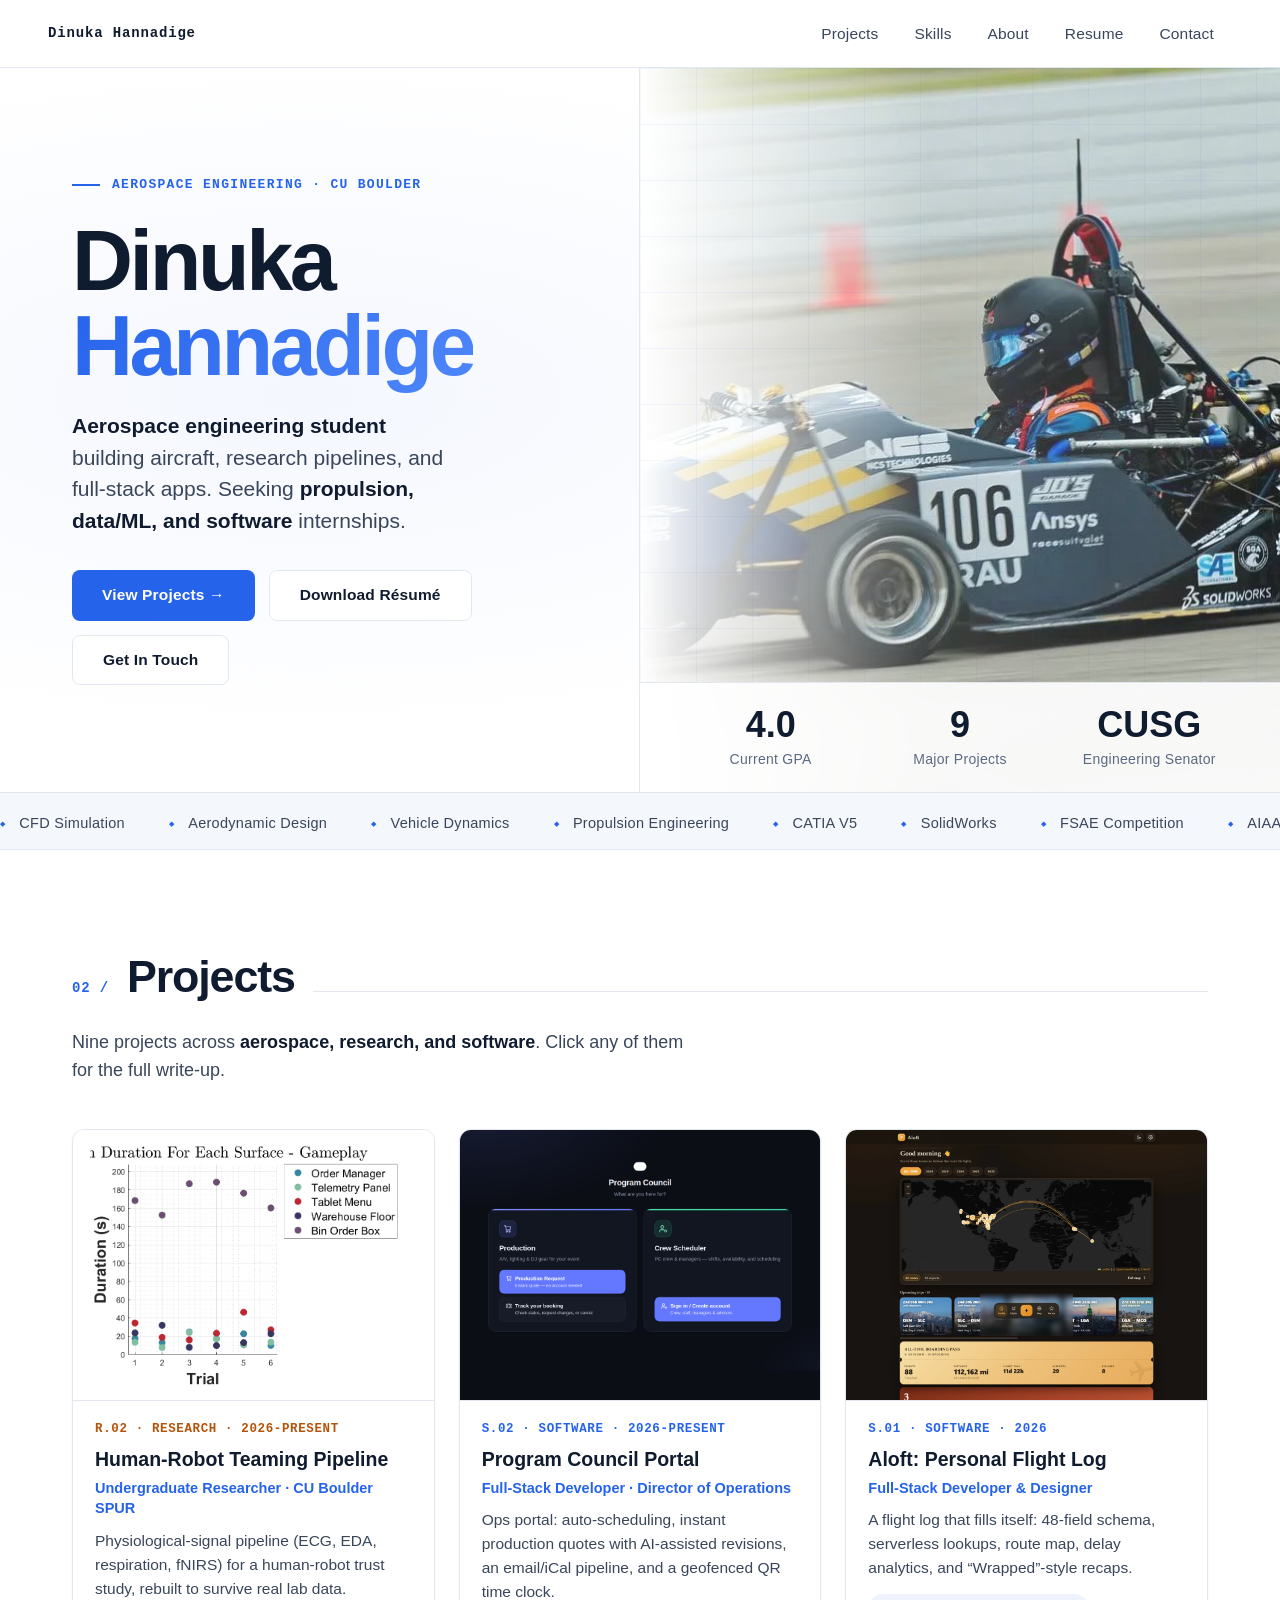
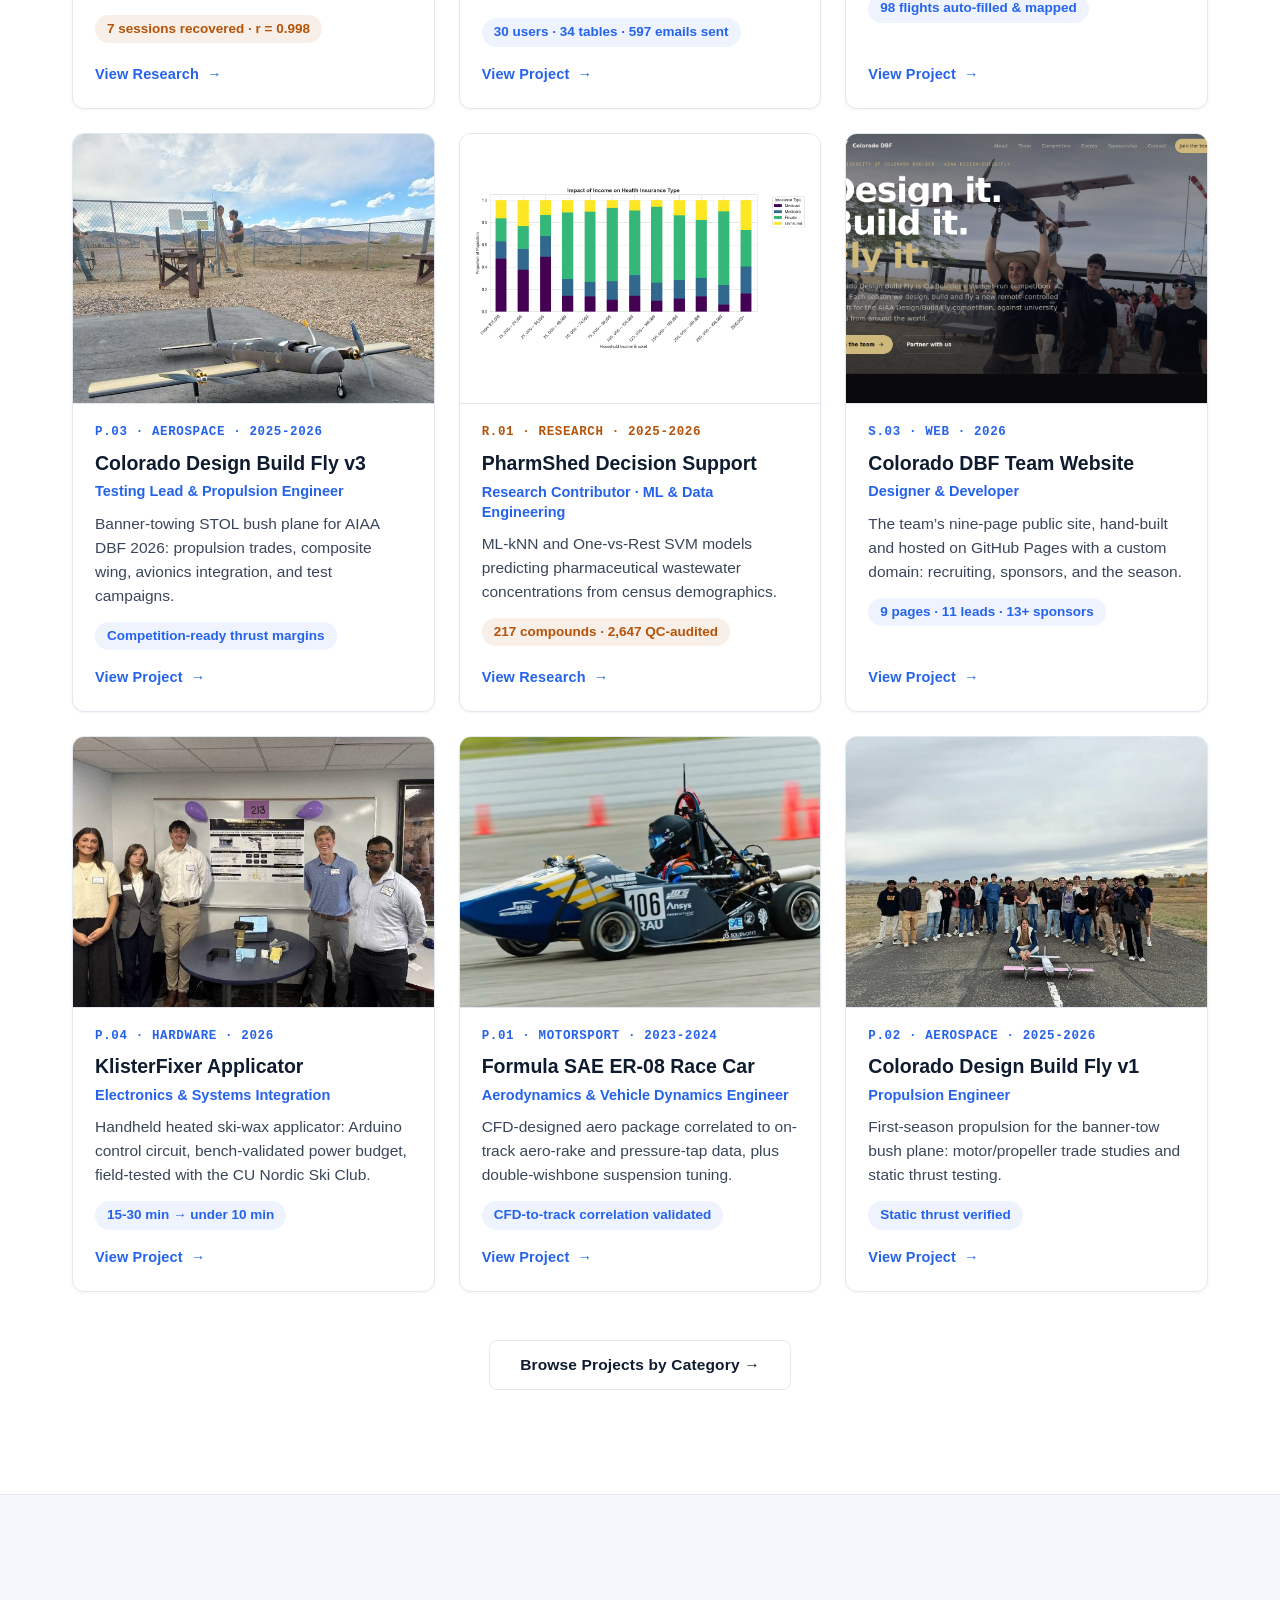
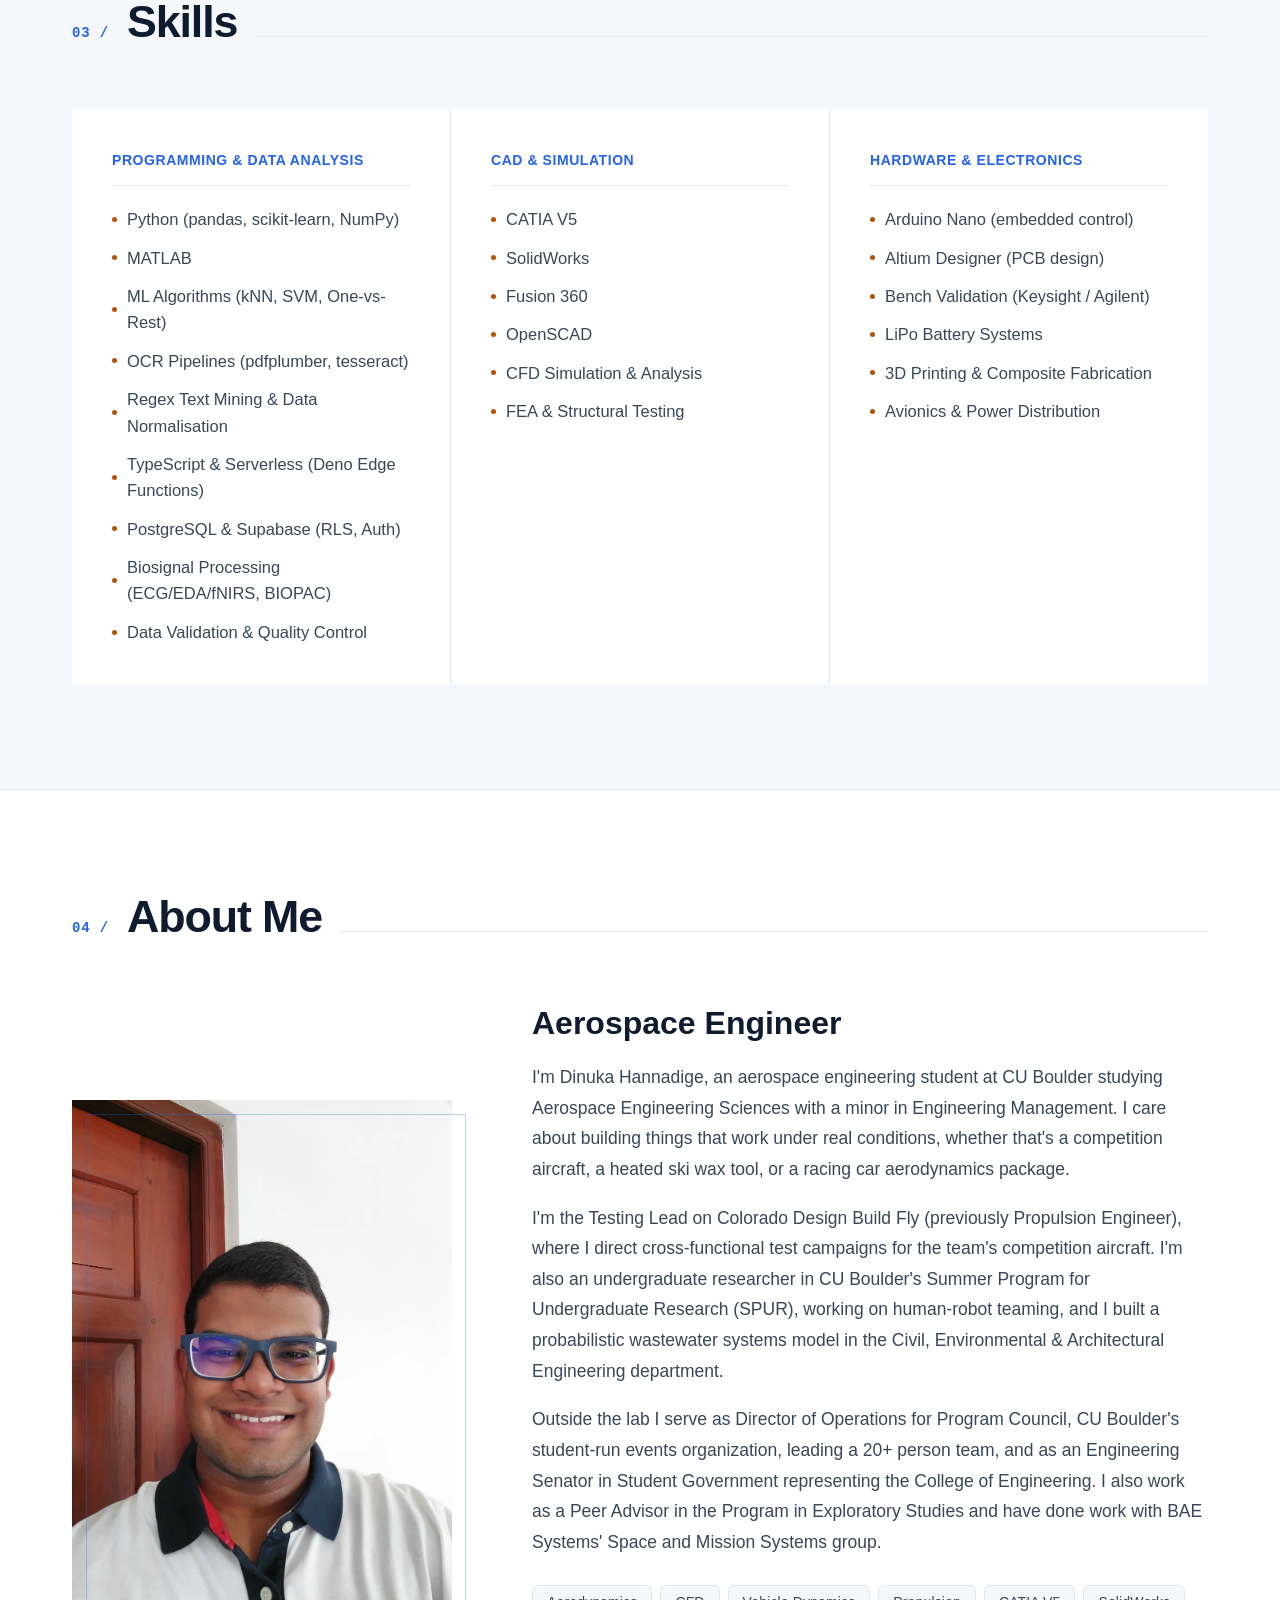
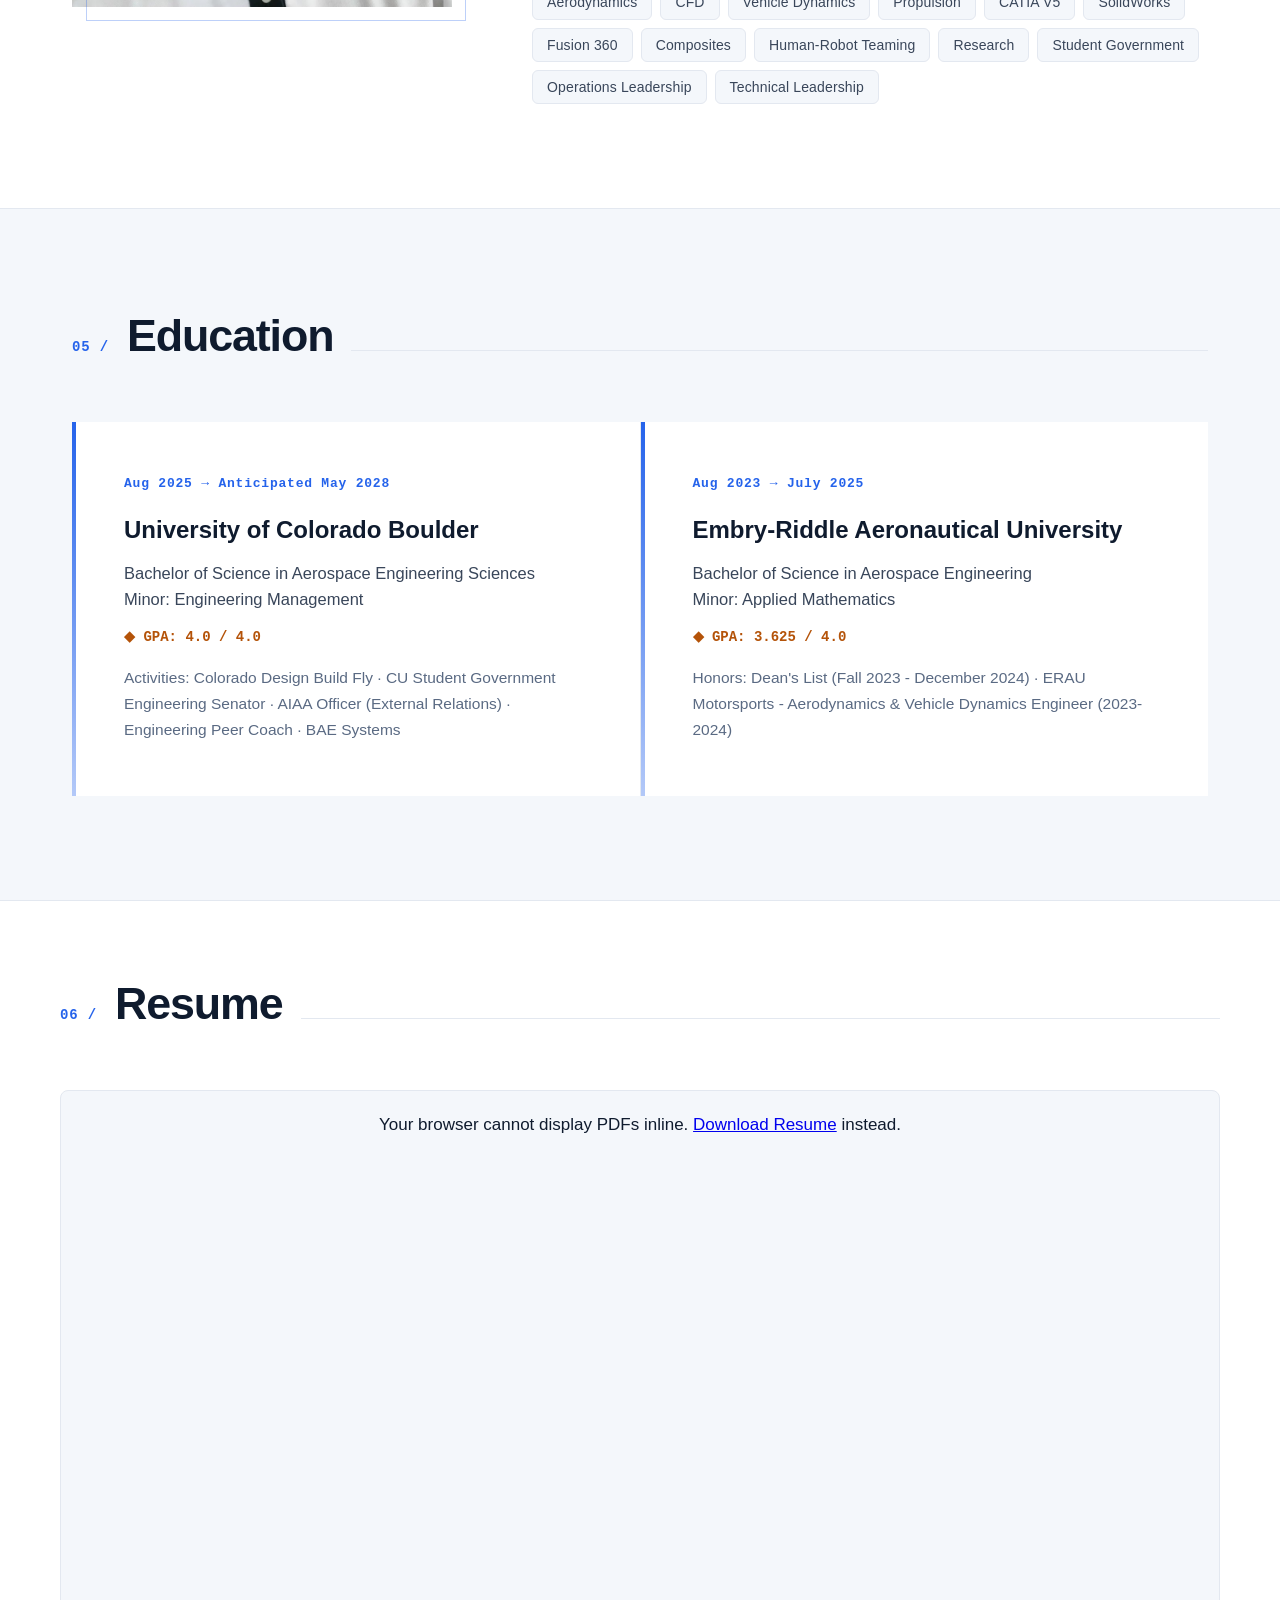
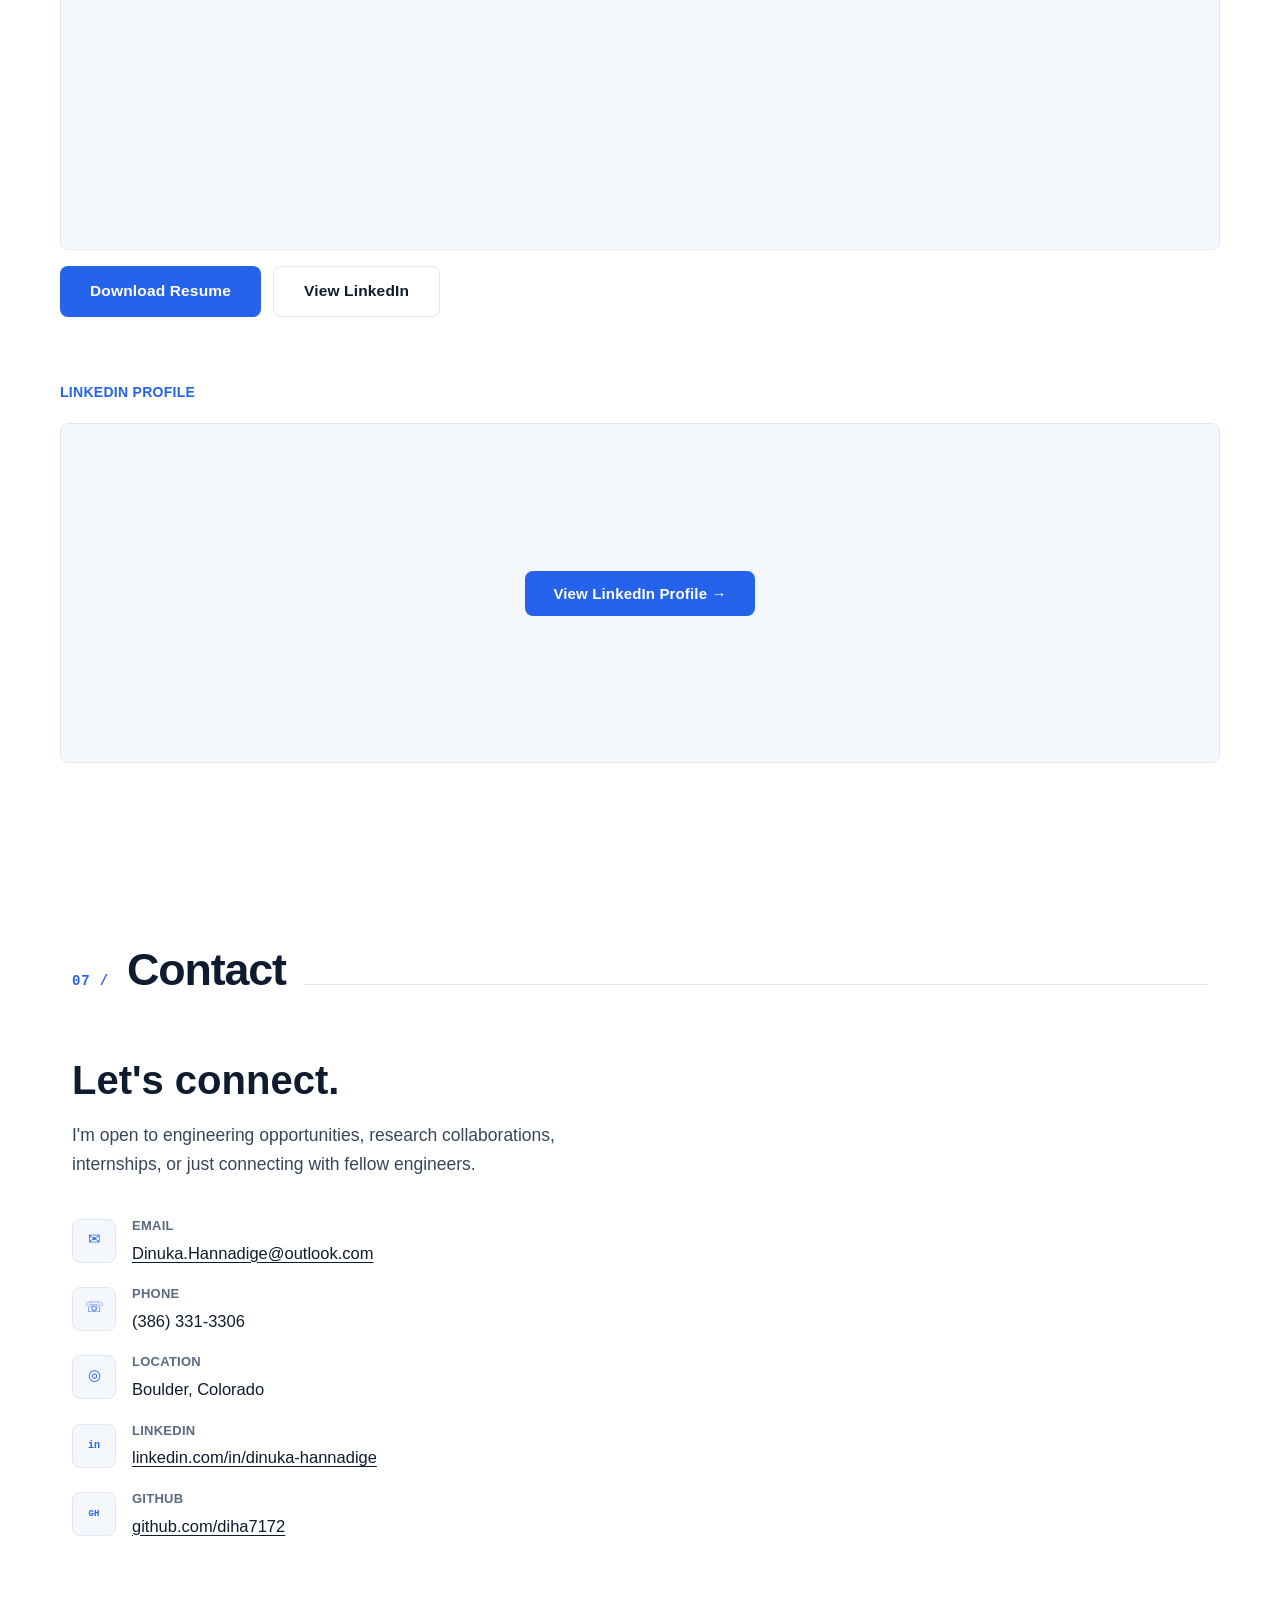
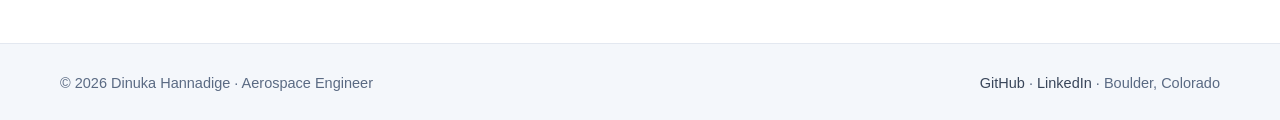
<file: index.html>
<!DOCTYPE html>
<html lang="en">
<head>
  <meta charset="UTF-8">
  <meta http-equiv="Content-Security-Policy" content="default-src 'self'; img-src 'self' https://media.licdn.com; style-src 'self' 'unsafe-inline' https://fonts.googleapis.com; font-src 'self' https://fonts.gstatic.com; script-src 'self' 'unsafe-inline' https://platform.linkedin.com; connect-src 'self' https://platform.linkedin.com https://www.linkedin.com; frame-src 'self' https://platform.linkedin.com https://www.linkedin.com; object-src 'self'; base-uri 'self'; form-action 'none'">
  <meta name="referrer" content="strict-origin-when-cross-origin">
  <meta name="viewport" content="width=device-width, initial-scale=1.0">
  <title>Dinuka Hannadige - Aerospace Engineer</title>
  <link rel="preconnect" href="https://fonts.googleapis.com"><link href="https://fonts.googleapis.com/css2?family=Space+Mono:wght@400;700&family=Syne:wght@400;700;800&family=DM+Sans:wght@300;400&display=swap" rel="stylesheet">
  <link rel="stylesheet" href="style.css?v=8">
  <script src="https://platform.linkedin.com/badges/js/profile.js" async defer></script>
</head>
<body>
<nav>
  <a href="#top" class="nav-logo" style="text-decoration:none">Dinuka Hannadige</a>
  <ul class="nav-links"><li><a href="#projects">Projects</a></li><li><a href="#skills">Skills</a></li><li><a href="#about">About</a></li><li><a href="#resume">Resume</a></li><li><a href="#contact">Contact</a></li></ul>
</nav>
<div class="hero" id="top">
  <div class="hero-left">
    <div class="hero-tag">Aerospace Engineering · CU Boulder</div>
    <h1 class="hero-name">Dinuka<br><span class="blue">Hannadige</span></h1>
    <p class="hero-lede"><strong>Aerospace engineering student</strong> building aircraft, research pipelines, and full-stack apps. Seeking <strong>propulsion, data/ML, and software</strong> internships.</p>
    <div class="hero-ctas">
      <a href="#projects" class="btn btn-primary">View Projects →</a>
      <a href="Hannadige_Dinuka_Resume.pdf" class="btn btn-outline" target="_blank" rel="noopener">Download Résumé</a>
      <a href="#contact" class="btn btn-outline">Get In Touch</a>
    </div>
  </div>
  <div class="hero-right">
    <div class="grid-overlay"></div>
    <img class="hero-bg" src="assets/photos/fsae.jpg" alt="ERAU ER-08 Formula SAE race car competing on track">
    <div class="hero-stats">
      <div><div class="stat-num">4.0</div><div class="stat-label">Current GPA</div></div>
      <div><div class="stat-num">9</div><div class="stat-label">Major Projects</div></div>
      <div><div class="stat-num">CUSG</div><div class="stat-label">Engineering Senator</div></div>
    </div>
  </div>
</div>
<div class="ticker"><div class="ticker-inner">
  <span class="ticker-item">CFD Simulation</span><span class="ticker-item">Aerodynamic Design</span><span class="ticker-item">Vehicle Dynamics</span><span class="ticker-item">Propulsion Engineering</span><span class="ticker-item">CATIA V5</span><span class="ticker-item">SolidWorks</span><span class="ticker-item">FSAE Competition</span><span class="ticker-item">AIAA Design Build Fly</span><span class="ticker-item">Structural Testing</span><span class="ticker-item">Systems Integration</span><span class="ticker-item">Full-Stack Development</span><span class="ticker-item">TypeScript &amp; Supabase</span><span class="ticker-item">Physiological Signal Processing</span><span class="ticker-item">BIOPAC &amp; fNIRS</span>
  <span class="ticker-item">CFD Simulation</span><span class="ticker-item">Aerodynamic Design</span><span class="ticker-item">Vehicle Dynamics</span><span class="ticker-item">Propulsion Engineering</span><span class="ticker-item">CATIA V5</span><span class="ticker-item">SolidWorks</span><span class="ticker-item">FSAE Competition</span><span class="ticker-item">AIAA Design Build Fly</span><span class="ticker-item">Structural Testing</span><span class="ticker-item">Systems Integration</span><span class="ticker-item">Full-Stack Development</span><span class="ticker-item">TypeScript &amp; Supabase</span><span class="ticker-item">Physiological Signal Processing</span><span class="ticker-item">BIOPAC &amp; fNIRS</span>
</div></div>
<section id="projects">
  <div class="section-header">
    <span class="section-num">02 /</span>
    <h2 class="section-title">Projects</h2>
    <div class="section-line"></div>
  </div>
  <p class="section-lede">Nine projects across <strong>aerospace, research, and software</strong>. Click any of them for the full write-up.</p>
  <div class="projects-grid">
<a href="projects/human-robot-teaming.html" class="proj-card">
  <div class="proj-card-thumb chart"><img src="assets/hrt/eye-fixation.png" width="875" height="656" alt="Human-Robot Teaming research: eye-tracking fixation-by-surface analysis" loading="lazy"></div>
  <div class="proj-card-body">
    <div class="proj-card-num" style="color:var(--accent2)">R.02 &middot; Research &middot; 2026-Present</div>
    <div class="proj-card-title">Human-Robot Teaming Pipeline</div>
    <div class="proj-card-role">Undergraduate Researcher &middot; CU Boulder SPUR</div>
    <div class="proj-card-desc">Physiological-signal pipeline (ECG, EDA, respiration, fNIRS) for a human-robot trust study, rebuilt to survive real lab data.</div>
    <div class="proj-card-metric amber">7 sessions recovered &middot; r = 0.998</div>
    <div class="proj-card-cta">View Research</div>
  </div>
</a>
<a href="projects/crew-scheduler.html" class="proj-card">
  <div class="proj-card-thumb"><img src="assets/crew/portal-hub.png" width="1280" height="800" alt="Program Council Portal hub" loading="lazy"></div>
  <div class="proj-card-body">
    <div class="proj-card-num">S.02 &middot; Software &middot; 2026-Present</div>
    <div class="proj-card-title">Program Council Portal</div>
    <div class="proj-card-role">Full-Stack Developer &middot; Director of Operations</div>
    <div class="proj-card-desc">Ops portal: auto-scheduling, instant production quotes with AI-assisted revisions, an email/iCal pipeline, and a geofenced QR time clock.</div>
    <div class="proj-card-metric">30 users &middot; 34 tables &middot; 597 emails sent</div>
    <div class="proj-card-cta">View Project</div>
  </div>
</a>
<a href="projects/aloft.html" class="proj-card">
  <div class="proj-card-thumb"><img src="assets/aloft/dashboard.webp" width="1274" height="2000" alt="Aloft personal flight log dashboard" loading="lazy"></div>
  <div class="proj-card-body">
    <div class="proj-card-num">S.01 &middot; Software &middot; 2026</div>
    <div class="proj-card-title">Aloft: Personal Flight Log</div>
    <div class="proj-card-role">Full-Stack Developer &amp; Designer</div>
    <div class="proj-card-desc">A flight log that fills itself: 48-field schema, serverless lookups, route map, delay analytics, and &ldquo;Wrapped&rdquo;-style recaps.</div>
    <div class="proj-card-metric">98 flights auto-filled &amp; mapped</div>
    <div class="proj-card-cta">View Project</div>
  </div>
</a>
<a href="projects/dbf-v3.html" class="proj-card">
  <div class="proj-card-thumb"><img src="assets/photos/dbf-v3.jpg" alt="Colorado Design Build Fly v3 composite aircraft" loading="lazy"></div>
  <div class="proj-card-body">
    <div class="proj-card-num">P.03 &middot; Aerospace &middot; 2025-2026</div>
    <div class="proj-card-title">Colorado Design Build Fly v3</div>
    <div class="proj-card-role">Testing Lead &amp; Propulsion Engineer</div>
    <div class="proj-card-desc">Banner-towing STOL bush plane for AIAA DBF 2026: propulsion trades, composite wing, avionics integration, and test campaigns.</div>
    <div class="proj-card-metric">Competition-ready thrust margins</div>
    <div class="proj-card-cta">View Project</div>
  </div>
</a>
<a href="projects/pharmshed.html" class="proj-card">
  <div class="proj-card-thumb chart"><img src="assets/pharmshed/graph_insurance_income.png" width="1200" height="600" alt="PharmShed research figure: household income vs. health-insurance-type stacked-bar analysis" loading="lazy"></div>
  <div class="proj-card-body">
    <div class="proj-card-num" style="color:var(--accent2)">R.01 &middot; Research &middot; 2025-2026</div>
    <div class="proj-card-title">PharmShed Decision Support</div>
    <div class="proj-card-role">Research Contributor &middot; ML &amp; Data Engineering</div>
    <div class="proj-card-desc">ML-kNN and One-vs-Rest SVM models predicting pharmaceutical wastewater concentrations from census demographics.</div>
    <div class="proj-card-metric amber">217 compounds &middot; 2,647 QC-audited</div>
    <div class="proj-card-cta">View Research</div>
  </div>
</a>
<a href="projects/coloradodbf.html" class="proj-card">
  <div class="proj-card-thumb"><img src="assets/dbf-site/home.png" width="1280" height="800" alt="Colorado DBF team website home page" loading="lazy"></div>
  <div class="proj-card-body">
    <div class="proj-card-num">S.03 &middot; Web &middot; 2026</div>
    <div class="proj-card-title">Colorado DBF Team Website</div>
    <div class="proj-card-role">Designer &amp; Developer</div>
    <div class="proj-card-desc">The team&rsquo;s nine-page public site, hand-built and hosted on GitHub Pages with a custom domain: recruiting, sponsors, and the season.</div>
    <div class="proj-card-metric">9 pages &middot; 11 leads &middot; 13+ sponsors</div>
    <div class="proj-card-cta">View Project</div>
  </div>
</a>
<a href="projects/klisterfixer.html" class="proj-card">
  <div class="proj-card-thumb"><img src="assets/photos/klisterfixer.jpg" alt="KlisterFixer heated wax applicator" loading="lazy"></div>
  <div class="proj-card-body">
    <div class="proj-card-num">P.04 &middot; Hardware &middot; 2026</div>
    <div class="proj-card-title">KlisterFixer Applicator</div>
    <div class="proj-card-role">Electronics &amp; Systems Integration</div>
    <div class="proj-card-desc">Handheld heated ski-wax applicator: Arduino control circuit, bench-validated power budget, field-tested with the CU Nordic Ski Club.</div>
    <div class="proj-card-metric">15-30 min &rarr; under 10 min</div>
    <div class="proj-card-cta">View Project</div>
  </div>
</a>
<a href="projects/fsae.html" class="proj-card">
  <div class="proj-card-thumb"><img src="assets/photos/fsae.jpg" alt="ERAU ER-08 Formula SAE race car competing on track" loading="lazy"></div>
  <div class="proj-card-body">
    <div class="proj-card-num">P.01 &middot; Motorsport &middot; 2023-2024</div>
    <div class="proj-card-title">Formula SAE ER-08 Race Car</div>
    <div class="proj-card-role">Aerodynamics &amp; Vehicle Dynamics Engineer</div>
    <div class="proj-card-desc">CFD-designed aero package correlated to on-track aero-rake and pressure-tap data, plus double-wishbone suspension tuning.</div>
    <div class="proj-card-metric">CFD-to-track correlation validated</div>
    <div class="proj-card-cta">View Project</div>
  </div>
</a>
<a href="projects/dbf-v1.html" class="proj-card">
  <div class="proj-card-thumb"><img src="assets/photos/dbf-v1.jpg" alt="Colorado DBF team at the airfield after a successful flight" loading="lazy"></div>
  <div class="proj-card-body">
    <div class="proj-card-num">P.02 &middot; Aerospace &middot; 2025-2026</div>
    <div class="proj-card-title">Colorado Design Build Fly v1</div>
    <div class="proj-card-role">Propulsion Engineer</div>
    <div class="proj-card-desc">First-season propulsion for the banner-tow bush plane: motor/propeller trade studies and static thrust testing.</div>
    <div class="proj-card-metric">Static thrust verified</div>
    <div class="proj-card-cta">View Project</div>
  </div>
</a>
  </div>
  <div class="projects-more">
    <a href="projects.html" class="btn btn-outline">Browse Projects by Category &rarr;</a>
  </div>
</section>
<section class="skills-section" id="skills">
  <div class="section-header">
    <span class="section-num">03 /</span>
    <h2 class="section-title">Skills</h2>
    <div class="section-line"></div>
  </div>
  <div class="skills-grid">
    <div class="skill-group">
      <div class="skill-group-title">Programming &amp; Data Analysis</div>
      <ul class="skill-list">
        <li>Python (pandas, scikit-learn, NumPy)</li>
        <li>MATLAB</li>
        <li>ML Algorithms (kNN, SVM, One-vs-Rest)</li>
        <li>OCR Pipelines (pdfplumber, tesseract)</li>
        <li>Regex Text Mining &amp; Data Normalisation</li>
        <li>TypeScript &amp; Serverless (Deno Edge Functions)</li>
        <li>PostgreSQL &amp; Supabase (RLS, Auth)</li>
        <li>Biosignal Processing (ECG/EDA/fNIRS, BIOPAC)</li>
        <li>Data Validation &amp; Quality Control</li>
      </ul>
    </div>
    <div class="skill-group">
      <div class="skill-group-title">CAD &amp; Simulation</div>
      <ul class="skill-list">
        <li>CATIA V5</li>
        <li>SolidWorks</li>
        <li>Fusion 360</li>
        <li>OpenSCAD</li>
        <li>CFD Simulation &amp; Analysis</li>
        <li>FEA &amp; Structural Testing</li>
      </ul>
    </div>
    <div class="skill-group">
      <div class="skill-group-title">Hardware &amp; Electronics</div>
      <ul class="skill-list">
        <li>Arduino Nano (embedded control)</li>
        <li>Altium Designer (PCB design)</li>
        <li>Bench Validation (Keysight / Agilent)</li>
        <li>LiPo Battery Systems</li>
        <li>3D Printing &amp; Composite Fabrication</li>
        <li>Avionics &amp; Power Distribution</li>
      </ul>
    </div>
  </div>
</section>
<section id="about">
  <div class="section-header">
    <span class="section-num">04 /</span>
    <h2 class="section-title">About Me</h2>
    <div class="section-line"></div>
  </div>
  <div class="about-grid">
    <div class="about-img-wrap">
      <img class="about-img" src="assets/photos/portrait.jpg" alt="Dinuka Hannadige">
    </div>
    <div class="about-content">
      <h3>Aerospace Engineer</h3>
      <p>I'm Dinuka Hannadige, an aerospace engineering student at CU Boulder studying Aerospace Engineering Sciences with a minor in Engineering Management. I care about building things that work under real conditions, whether that's a competition aircraft, a heated ski wax tool, or a racing car aerodynamics package.</p>
      <p>I'm the Testing Lead on Colorado Design Build Fly (previously Propulsion Engineer), where I direct cross-functional test campaigns for the team's competition aircraft. I'm also an undergraduate researcher in CU Boulder's Summer Program for Undergraduate Research (SPUR), working on human-robot teaming, and I built a probabilistic wastewater systems model in the Civil, Environmental &amp; Architectural Engineering department.</p>
      <p>Outside the lab I serve as Director of Operations for Program Council, CU Boulder's student-run events organization, leading a 20+ person team, and as an Engineering Senator in Student Government representing the College of Engineering. I also work as a Peer Advisor in the Program in Exploratory Studies and have done work with BAE Systems' Space and Mission Systems group.</p>
      <div class="tag-row">
        <span class="tag">Aerodynamics</span><span class="tag">CFD</span><span class="tag">Vehicle Dynamics</span><span class="tag">Propulsion</span><span class="tag">CATIA V5</span><span class="tag">SolidWorks</span><span class="tag">Fusion 360</span><span class="tag">Composites</span><span class="tag">Human-Robot Teaming</span><span class="tag">Research</span><span class="tag">Student Government</span><span class="tag">Operations Leadership</span><span class="tag">Technical Leadership</span>
      </div>
    </div>
  </div>
</section>
<section class="edu-section" id="education">
  <div class="section-header">
    <span class="section-num">05 /</span>
    <h2 class="section-title">Education</h2>
    <div class="section-line"></div>
  </div>
  <div class="edu-grid">
    <div class="edu-card">
      <div class="edu-year">Aug 2025 → Anticipated May 2028</div>
      <div class="edu-school">University of Colorado Boulder</div>
      <div class="edu-degree">Bachelor of Science in Aerospace Engineering Sciences<br>Minor: Engineering Management</div>
      <div class="edu-gpa">◆ GPA: 4.0 / 4.0</div>
      <div class="edu-notes">Activities: Colorado Design Build Fly · CU Student Government Engineering Senator · AIAA Officer (External Relations) · Engineering Peer Coach · BAE Systems</div>
    </div>
    <div class="edu-card">
      <div class="edu-year">Aug 2023 → July 2025</div>
      <div class="edu-school">Embry-Riddle Aeronautical University</div>
      <div class="edu-degree">Bachelor of Science in Aerospace Engineering<br>Minor: Applied Mathematics</div>
      <div class="edu-gpa">◆ GPA: 3.625 / 4.0</div>
      <div class="edu-notes">Honors: Dean's List (Fall 2023 - December 2024) · ERAU Motorsports - Aerodynamics &amp; Vehicle Dynamics Engineer (2023-2024)</div>
    </div>
  </div>
</section>

<section class="resume-section" id="resume">
  <div class="section-header">
    <span class="section-num">06 /</span>
    <h2 class="section-title">Resume</h2>
    <div class="section-line"></div>
  </div>
  <object class="resume-embed" data="Hannadige_Dinuka_Resume.pdf" type="application/pdf">
    <p style="padding:20px;text-align:center">Your browser cannot display PDFs inline. <a href="Hannadige_Dinuka_Resume.pdf" download>Download Resume</a> instead.</p>
  </object>
  <div class="resume-actions">
    <a href="Hannadige_Dinuka_Resume.pdf" download class="btn btn-primary">Download Resume</a>
    <a href="https://www.linkedin.com/in/dinuka-hannadige" target="_blank" rel="noopener" class="btn btn-outline">View LinkedIn</a>
  </div>
  <div class="linkedin-preview">
    <div class="linkedin-preview-label">LinkedIn Profile</div>
    <div class="linkedin-badge-outer">
      <div class="badge-base LI-profile-badge" data-locale="en_US" data-size="large" data-theme="light" data-type="VERTICAL" data-vanity="dinuka-hannadige" data-version="v1">
        <a class="badge-base__link LI-simple-link" href="https://www.linkedin.com/in/dinuka-hannadige?trk=profile-badge" target="_blank" rel="noopener">View LinkedIn Profile →</a>
      </div>
    </div>
  </div>
</section>
<section id="contact">
  <div class="section-header">
    <span class="section-num">07 /</span>
    <h2 class="section-title">Contact</h2>
    <div class="section-line"></div>
  </div>
  <div class="contact-details-only">
    <h3>Let's connect.</h3>
    <p>I'm open to engineering opportunities, research collaborations, internships, or just connecting with fellow engineers.</p>
    <div class="contact-details">
      <div class="contact-item"><div class="contact-icon">✉</div><div><div class="ci-label">Email</div><div class="ci-value"><a href="mailto:Dinuka.Hannadige@outlook.com">Dinuka.Hannadige@outlook.com</a></div></div></div>
      <div class="contact-item"><div class="contact-icon">☏</div><div><div class="ci-label">Phone</div><div class="ci-value">(386) 331-3306</div></div></div>
      <div class="contact-item"><div class="contact-icon">◎</div><div><div class="ci-label">Location</div><div class="ci-value">Boulder, Colorado</div></div></div>
      <div class="contact-item"><div class="contact-icon" style="font-size:10px;font-weight:700;">in</div><div><div class="ci-label">LinkedIn</div><div class="ci-value"><a href="https://www.linkedin.com/in/dinuka-hannadige" target="_blank" rel="noopener">linkedin.com/in/dinuka-hannadige</a></div></div></div><div class="contact-item"><div class="contact-icon" style="font-size:9px;font-weight:700;">GH</div><div><div class="ci-label">GitHub</div><div class="ci-value"><a href="https://github.com/diha7172" target="_blank" rel="noopener">github.com/diha7172</a></div></div></div>
    </div>
  </div>
</section>
<footer>
  <p>© 2026 Dinuka Hannadige · Aerospace Engineer</p>
  <p><a href="https://github.com/diha7172" target="_blank" rel="noopener">GitHub</a> · <a href="https://www.linkedin.com/in/dinuka-hannadige" target="_blank" rel="noopener">LinkedIn</a> · Boulder, Colorado</p>
</footer>
</body>
</html>
</file>
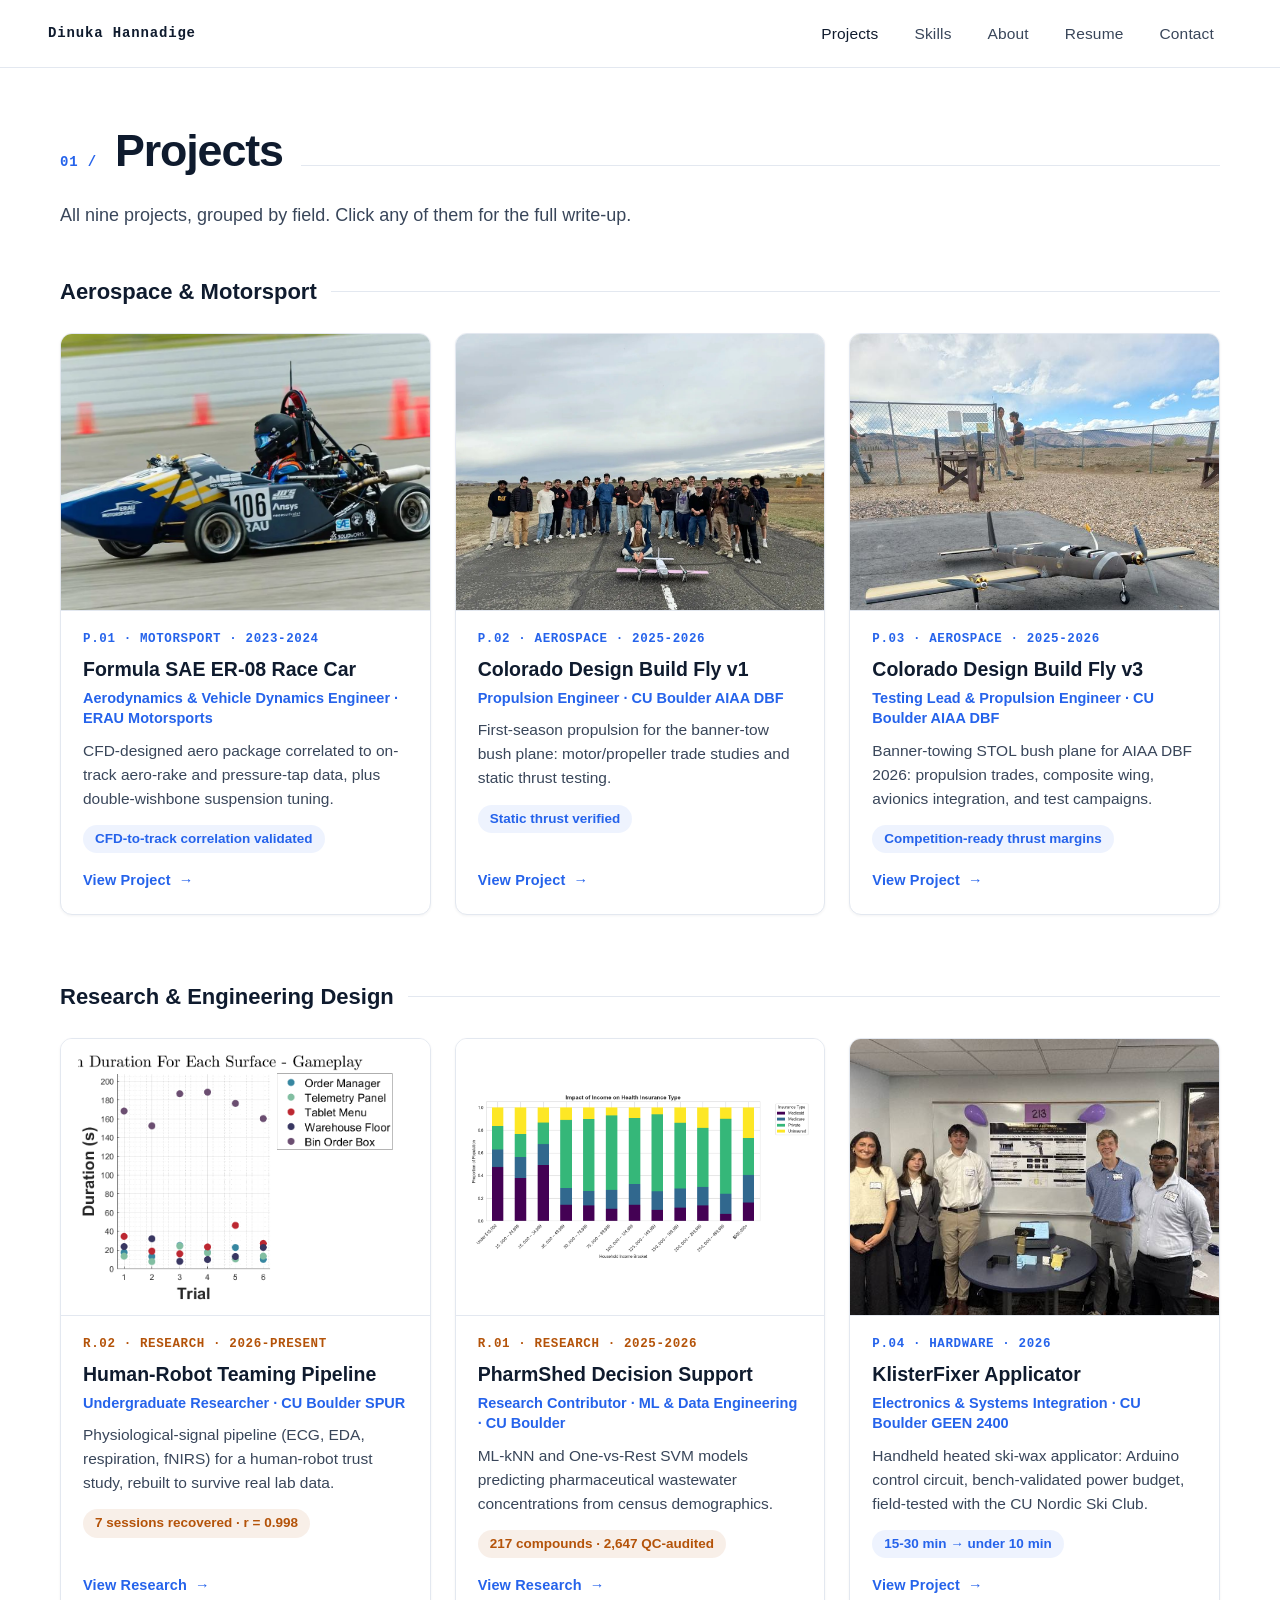
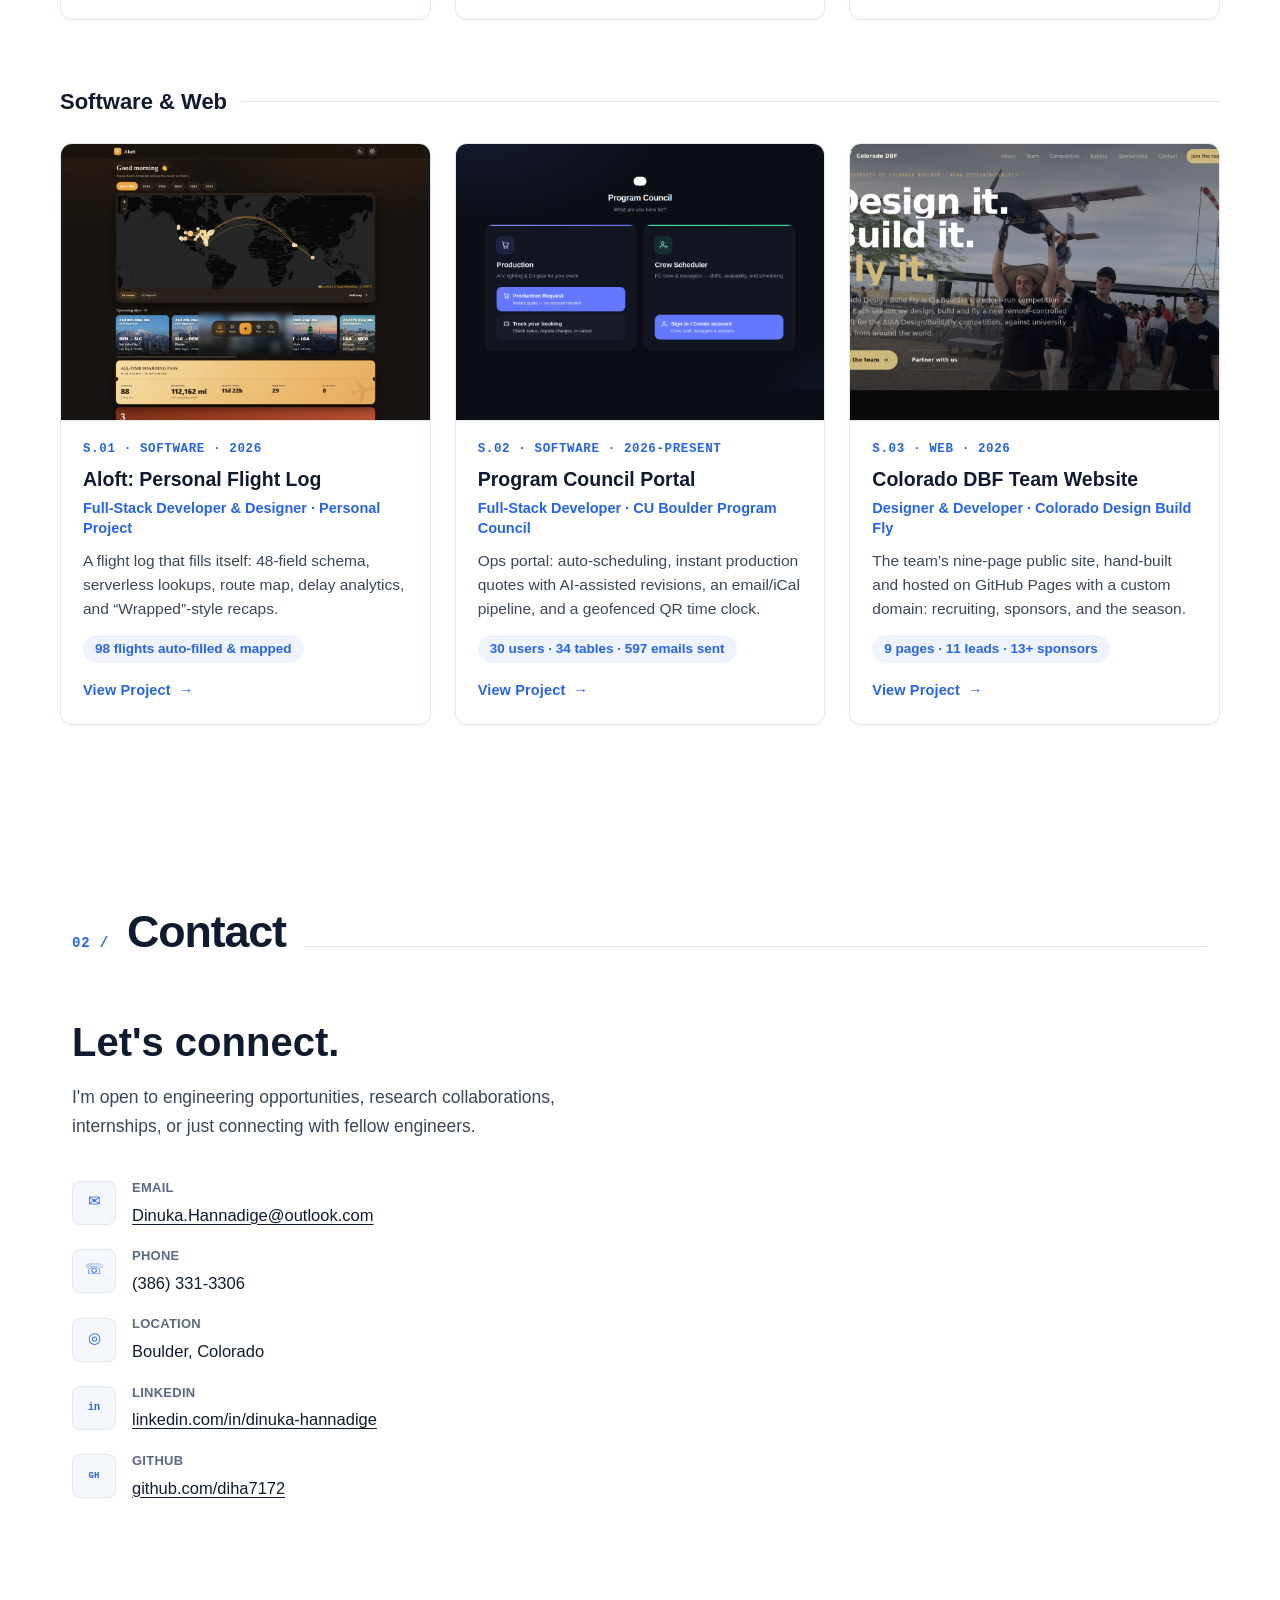
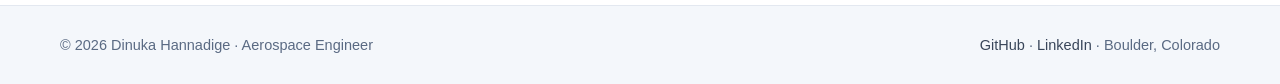
<file: projects.html>
<!DOCTYPE html>
<html lang="en">
<head>
  <meta charset="UTF-8">
  <meta http-equiv="Content-Security-Policy" content="default-src 'self'; img-src 'self'; style-src 'self' 'unsafe-inline' https://fonts.googleapis.com; font-src 'self' https://fonts.gstatic.com; script-src 'self' 'unsafe-inline'; object-src 'self'; base-uri 'self'; form-action 'none'">
  <meta name="referrer" content="strict-origin-when-cross-origin">
  <meta name="viewport" content="width=device-width, initial-scale=1.0">
  <title>Projects - Dinuka Hannadige</title>
  <link rel="preconnect" href="https://fonts.googleapis.com"><link href="https://fonts.googleapis.com/css2?family=Space+Mono:wght@400;700&family=Syne:wght@400;700;800&family=DM+Sans:wght@300;400&display=swap" rel="stylesheet">
  <link rel="stylesheet" href="style.css?v=8">
</head>
<body>
<nav>
  <a href="index.html" class="nav-logo" style="text-decoration:none">Dinuka Hannadige</a>
  <ul class="nav-links"><li><a href="projects.html" style="color:var(--text)">Projects</a></li><li><a href="index.html#skills">Skills</a></li><li><a href="index.html#about">About</a></li><li><a href="index.html#resume">Resume</a></li><li><a href="index.html#contact">Contact</a></li></ul>
</nav>

<section class="projects-page" id="projects">
  <div class="section-header">
    <span class="section-num">01 /</span>
    <h1 class="section-title">Projects</h1>
    <div class="section-line"></div>
  </div>
  <p class="section-lede">All nine projects, grouped by field. Click any of them for the full write-up.</p>

  <div class="projects-group">
    <div class="projects-group-title">Aerospace &amp; Motorsport</div>
    <div class="projects-grid">
<a href="projects/fsae.html" class="proj-card">
  <div class="proj-card-thumb"><img src="assets/photos/fsae.jpg" alt="ERAU ER-08 Formula SAE race car competing on track" loading="lazy"></div>
  <div class="proj-card-body">
    <div class="proj-card-num">P.01 &middot; Motorsport &middot; 2023-2024</div>
    <div class="proj-card-title">Formula SAE ER-08 Race Car</div>
    <div class="proj-card-role">Aerodynamics &amp; Vehicle Dynamics Engineer &middot; ERAU Motorsports</div>
    <div class="proj-card-desc">CFD-designed aero package correlated to on-track aero-rake and pressure-tap data, plus double-wishbone suspension tuning.</div>
    <div class="proj-card-metric">CFD-to-track correlation validated</div>
    <div class="proj-card-cta">View Project</div>
  </div>
</a>
<a href="projects/dbf-v1.html" class="proj-card">
  <div class="proj-card-thumb"><img src="assets/photos/dbf-v1.jpg" alt="Colorado DBF team at the airfield after a successful flight" loading="lazy"></div>
  <div class="proj-card-body">
    <div class="proj-card-num">P.02 &middot; Aerospace &middot; 2025-2026</div>
    <div class="proj-card-title">Colorado Design Build Fly v1</div>
    <div class="proj-card-role">Propulsion Engineer &middot; CU Boulder AIAA DBF</div>
    <div class="proj-card-desc">First-season propulsion for the banner-tow bush plane: motor/propeller trade studies and static thrust testing.</div>
    <div class="proj-card-metric">Static thrust verified</div>
    <div class="proj-card-cta">View Project</div>
  </div>
</a>
<a href="projects/dbf-v3.html" class="proj-card">
  <div class="proj-card-thumb"><img src="assets/photos/dbf-v3.jpg" alt="Colorado Design Build Fly v3 composite aircraft" loading="lazy"></div>
  <div class="proj-card-body">
    <div class="proj-card-num">P.03 &middot; Aerospace &middot; 2025-2026</div>
    <div class="proj-card-title">Colorado Design Build Fly v3</div>
    <div class="proj-card-role">Testing Lead &amp; Propulsion Engineer &middot; CU Boulder AIAA DBF</div>
    <div class="proj-card-desc">Banner-towing STOL bush plane for AIAA DBF 2026: propulsion trades, composite wing, avionics integration, and test campaigns.</div>
    <div class="proj-card-metric">Competition-ready thrust margins</div>
    <div class="proj-card-cta">View Project</div>
  </div>
</a>
    </div>
  </div>

  <div class="projects-group">
    <div class="projects-group-title">Research &amp; Engineering Design</div>
    <div class="projects-grid">
<a href="projects/human-robot-teaming.html" class="proj-card">
  <div class="proj-card-thumb chart"><img src="assets/hrt/eye-fixation.png" width="875" height="656" alt="Human-Robot Teaming research: eye-tracking fixation-by-surface analysis" loading="lazy"></div>
  <div class="proj-card-body">
    <div class="proj-card-num" style="color:var(--accent2)">R.02 &middot; Research &middot; 2026-Present</div>
    <div class="proj-card-title">Human-Robot Teaming Pipeline</div>
    <div class="proj-card-role">Undergraduate Researcher &middot; CU Boulder SPUR</div>
    <div class="proj-card-desc">Physiological-signal pipeline (ECG, EDA, respiration, fNIRS) for a human-robot trust study, rebuilt to survive real lab data.</div>
    <div class="proj-card-metric amber">7 sessions recovered &middot; r = 0.998</div>
    <div class="proj-card-cta">View Research</div>
  </div>
</a>
<a href="projects/pharmshed.html" class="proj-card">
  <div class="proj-card-thumb chart"><img src="assets/pharmshed/graph_insurance_income.png" width="1200" height="600" alt="PharmShed research figure: household income vs. health-insurance-type stacked-bar analysis" loading="lazy"></div>
  <div class="proj-card-body">
    <div class="proj-card-num" style="color:var(--accent2)">R.01 &middot; Research &middot; 2025-2026</div>
    <div class="proj-card-title">PharmShed Decision Support</div>
    <div class="proj-card-role">Research Contributor &middot; ML &amp; Data Engineering &middot; CU Boulder</div>
    <div class="proj-card-desc">ML-kNN and One-vs-Rest SVM models predicting pharmaceutical wastewater concentrations from census demographics.</div>
    <div class="proj-card-metric amber">217 compounds &middot; 2,647 QC-audited</div>
    <div class="proj-card-cta">View Research</div>
  </div>
</a>
<a href="projects/klisterfixer.html" class="proj-card">
  <div class="proj-card-thumb"><img src="assets/photos/klisterfixer.jpg" alt="KlisterFixer heated wax applicator" loading="lazy"></div>
  <div class="proj-card-body">
    <div class="proj-card-num">P.04 &middot; Hardware &middot; 2026</div>
    <div class="proj-card-title">KlisterFixer Applicator</div>
    <div class="proj-card-role">Electronics &amp; Systems Integration &middot; CU Boulder GEEN 2400</div>
    <div class="proj-card-desc">Handheld heated ski-wax applicator: Arduino control circuit, bench-validated power budget, field-tested with the CU Nordic Ski Club.</div>
    <div class="proj-card-metric">15-30 min &rarr; under 10 min</div>
    <div class="proj-card-cta">View Project</div>
  </div>
</a>
    </div>
  </div>

  <div class="projects-group">
    <div class="projects-group-title">Software &amp; Web</div>
    <div class="projects-grid">
<a href="projects/aloft.html" class="proj-card">
  <div class="proj-card-thumb"><img src="assets/aloft/dashboard.webp" width="1274" height="2000" alt="Aloft personal flight log dashboard" loading="lazy"></div>
  <div class="proj-card-body">
    <div class="proj-card-num">S.01 &middot; Software &middot; 2026</div>
    <div class="proj-card-title">Aloft: Personal Flight Log</div>
    <div class="proj-card-role">Full-Stack Developer &amp; Designer &middot; Personal Project</div>
    <div class="proj-card-desc">A flight log that fills itself: 48-field schema, serverless lookups, route map, delay analytics, and &ldquo;Wrapped&rdquo;-style recaps.</div>
    <div class="proj-card-metric">98 flights auto-filled &amp; mapped</div>
    <div class="proj-card-cta">View Project</div>
  </div>
</a>
<a href="projects/crew-scheduler.html" class="proj-card">
  <div class="proj-card-thumb"><img src="assets/crew/portal-hub.png" width="1280" height="800" alt="Program Council Portal hub" loading="lazy"></div>
  <div class="proj-card-body">
    <div class="proj-card-num">S.02 &middot; Software &middot; 2026-Present</div>
    <div class="proj-card-title">Program Council Portal</div>
    <div class="proj-card-role">Full-Stack Developer &middot; CU Boulder Program Council</div>
    <div class="proj-card-desc">Ops portal: auto-scheduling, instant production quotes with AI-assisted revisions, an email/iCal pipeline, and a geofenced QR time clock.</div>
    <div class="proj-card-metric">30 users &middot; 34 tables &middot; 597 emails sent</div>
    <div class="proj-card-cta">View Project</div>
  </div>
</a>
<a href="projects/coloradodbf.html" class="proj-card">
  <div class="proj-card-thumb"><img src="assets/dbf-site/home.png" width="1280" height="800" alt="Colorado DBF team website home page" loading="lazy"></div>
  <div class="proj-card-body">
    <div class="proj-card-num">S.03 &middot; Web &middot; 2026</div>
    <div class="proj-card-title">Colorado DBF Team Website</div>
    <div class="proj-card-role">Designer &amp; Developer &middot; Colorado Design Build Fly</div>
    <div class="proj-card-desc">The team&rsquo;s nine-page public site, hand-built and hosted on GitHub Pages with a custom domain: recruiting, sponsors, and the season.</div>
    <div class="proj-card-metric">9 pages &middot; 11 leads &middot; 13+ sponsors</div>
    <div class="proj-card-cta">View Project</div>
  </div>
</a>
    </div>
  </div>
</section>
<section id="contact">
  <div class="section-header">
    <span class="section-num">02 /</span>
    <h2 class="section-title">Contact</h2>
    <div class="section-line"></div>
  </div>
  <div class="contact-details-only">
    <h3>Let's connect.</h3>
    <p>I'm open to engineering opportunities, research collaborations, internships, or just connecting with fellow engineers.</p>
    <div class="contact-details">
      <div class="contact-item"><div class="contact-icon">✉</div><div><div class="ci-label">Email</div><div class="ci-value"><a href="mailto:Dinuka.Hannadige@outlook.com">Dinuka.Hannadige@outlook.com</a></div></div></div>
      <div class="contact-item"><div class="contact-icon">☏</div><div><div class="ci-label">Phone</div><div class="ci-value">(386) 331-3306</div></div></div>
      <div class="contact-item"><div class="contact-icon">◎</div><div><div class="ci-label">Location</div><div class="ci-value">Boulder, Colorado</div></div></div>
      <div class="contact-item"><div class="contact-icon" style="font-size:10px;font-weight:700;">in</div><div><div class="ci-label">LinkedIn</div><div class="ci-value"><a href="https://www.linkedin.com/in/dinuka-hannadige" target="_blank" rel="noopener">linkedin.com/in/dinuka-hannadige</a></div></div></div><div class="contact-item"><div class="contact-icon" style="font-size:9px;font-weight:700;">GH</div><div><div class="ci-label">GitHub</div><div class="ci-value"><a href="https://github.com/diha7172" target="_blank" rel="noopener">github.com/diha7172</a></div></div></div>
    </div>
  </div>
</section>
<footer>
  <p>© 2026 Dinuka Hannadige · Aerospace Engineer</p>
  <p><a href="https://github.com/diha7172" target="_blank" rel="noopener">GitHub</a> · <a href="https://www.linkedin.com/in/dinuka-hannadige" target="_blank" rel="noopener">LinkedIn</a> · Boulder, Colorado</p>
</footer>

</body></html>
</file>
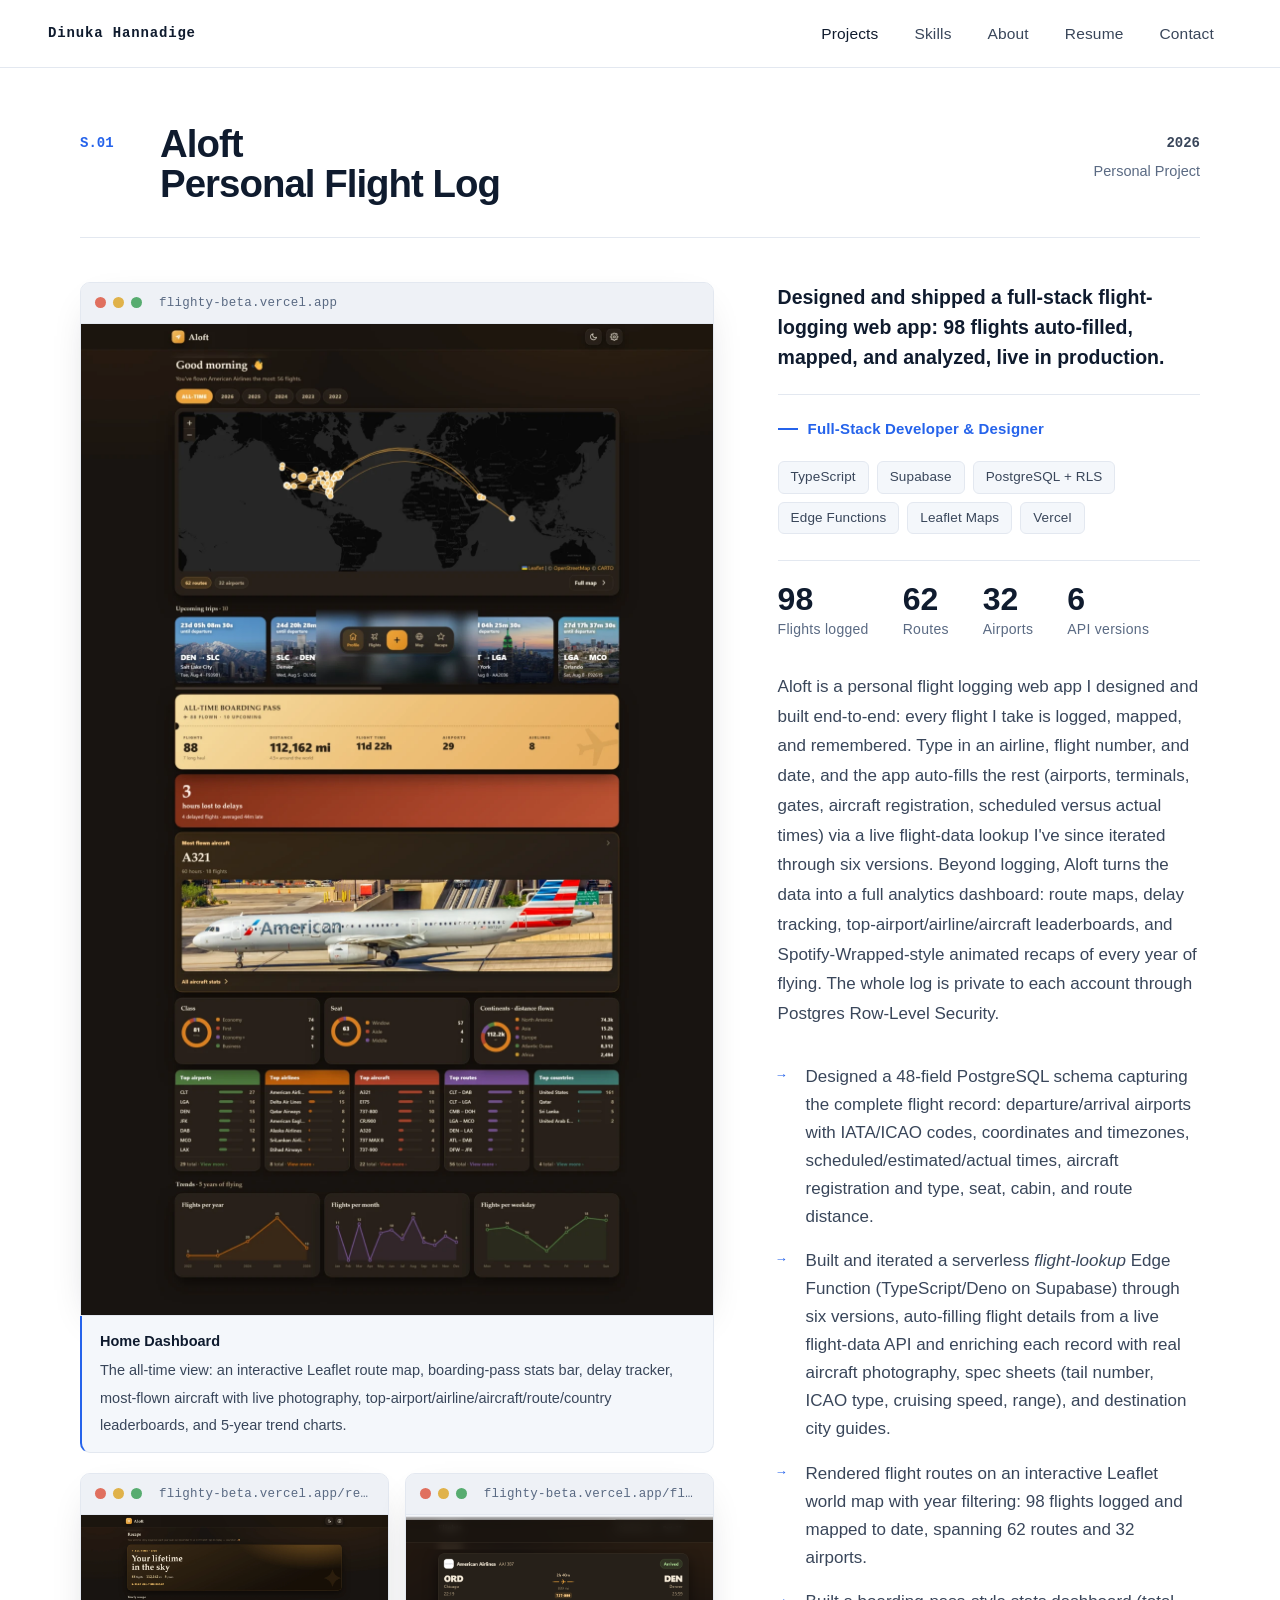
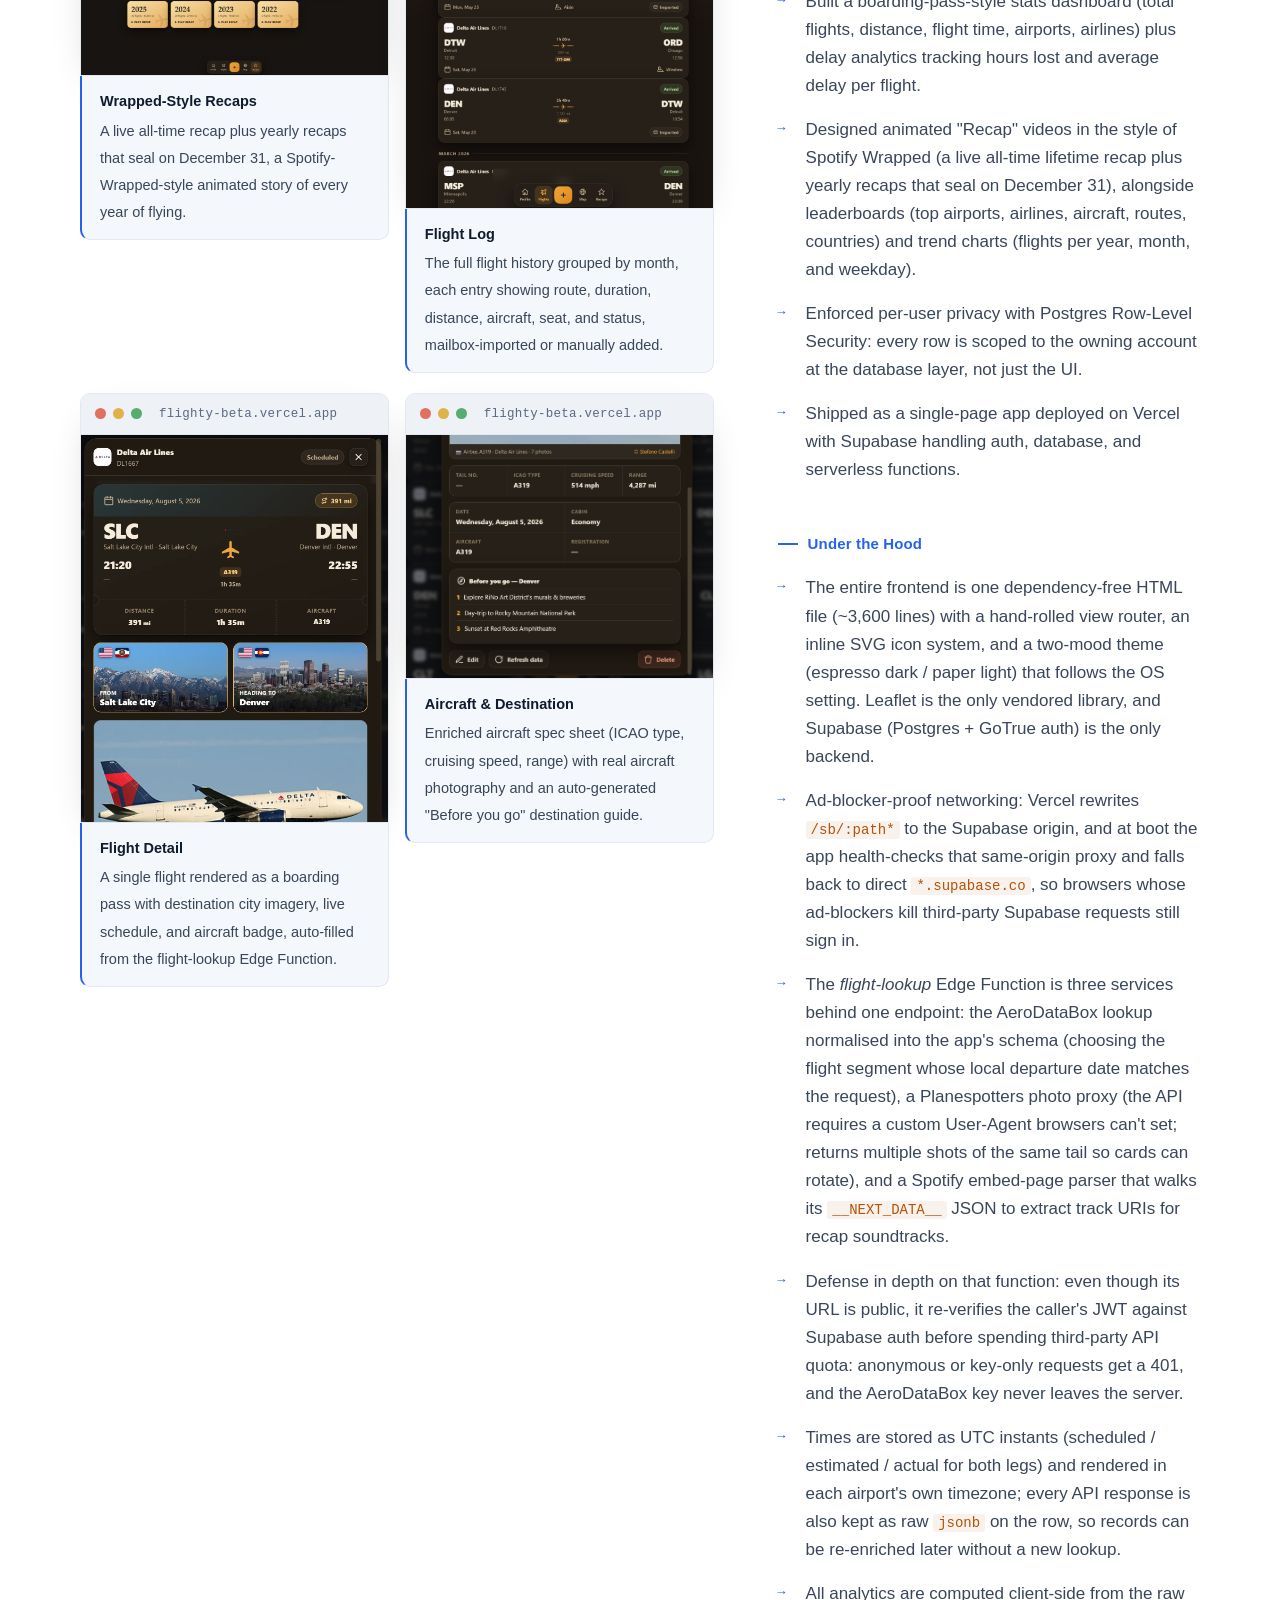
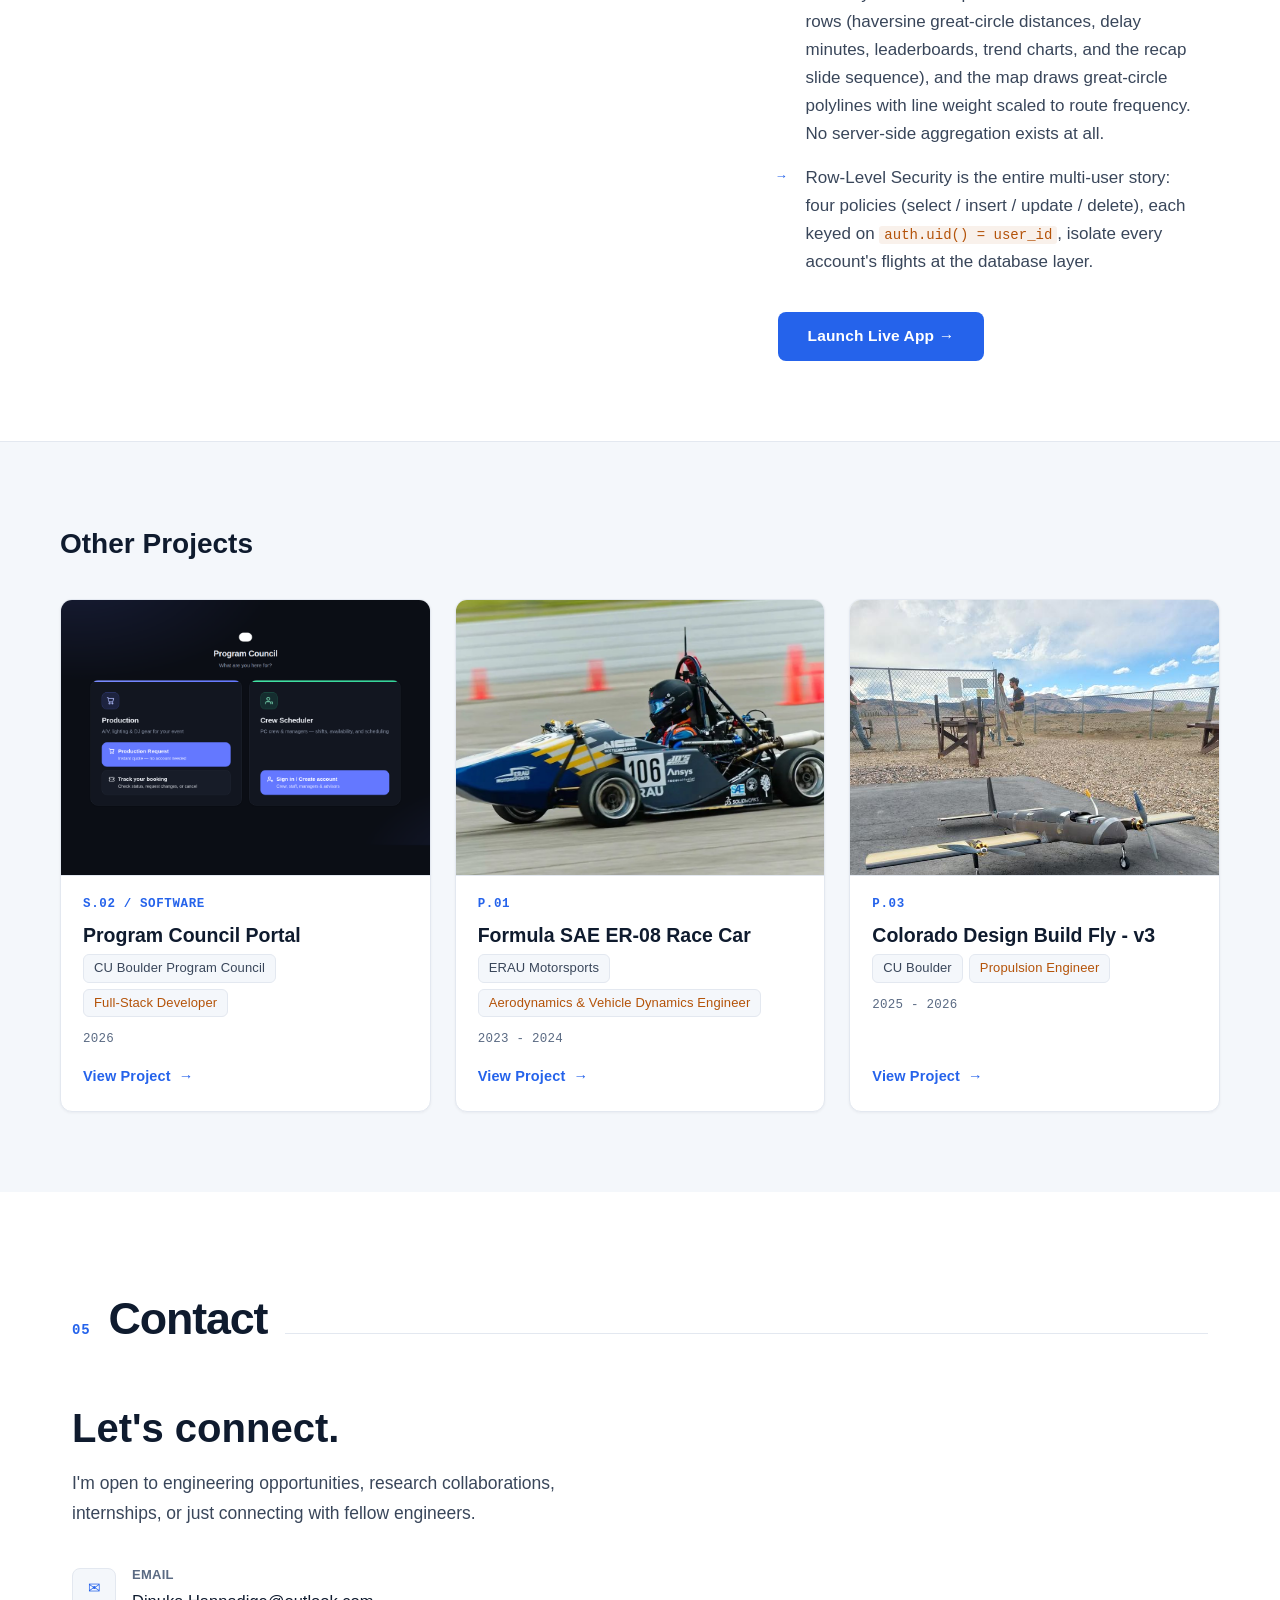
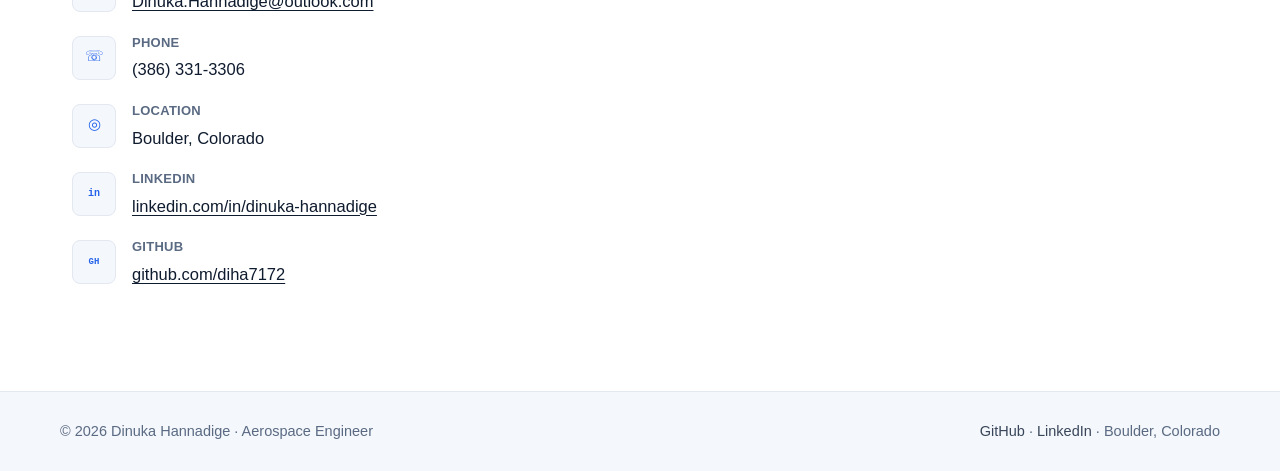
<file: projects/aloft.html>
<!DOCTYPE html>
<html lang="en">
<head>
  <meta charset="UTF-8">
  <meta http-equiv="Content-Security-Policy" content="default-src 'self'; img-src 'self'; style-src 'self' 'unsafe-inline' https://fonts.googleapis.com; font-src 'self' https://fonts.gstatic.com; script-src 'self' 'unsafe-inline'; object-src 'self'; base-uri 'self'; form-action 'none'">
  <meta name="referrer" content="strict-origin-when-cross-origin">
  <meta name="viewport" content="width=device-width, initial-scale=1.0">
  <title>Aloft: Personal Flight Log - Dinuka Hannadige</title>
  <link rel="preconnect" href="https://fonts.googleapis.com"><link href="https://fonts.googleapis.com/css2?family=Space+Mono:wght@400;700&family=Syne:wght@400;700;800&family=DM+Sans:wght@300;400&display=swap" rel="stylesheet">
  <link rel="stylesheet" href="../style.css?v=8">
</head>
<body>
<nav>
  <a href="../index.html" class="nav-logo" style="text-decoration:none">Dinuka Hannadige</a>
  <ul class="nav-links"><li><a href="../projects.html" style="color:var(--text)">Projects</a></li><li><a href="../index.html#skills">Skills</a></li><li><a href="../index.html#about">About</a></li><li><a href="../index.html#resume">Resume</a></li><li><a href="../index.html#contact">Contact</a></li></ul>
</nav>

<div class="project-detail-wrap">
  <div class="project-block">
    <div class="project-header">
      <div class="project-num">S.01</div>
      <h1 class="project-title">Aloft<br>Personal Flight Log</h1>
      <div class="project-meta">
        <div class="project-year">2026</div>
        <div class="project-team">Personal Project</div>
      </div>
    </div>
    <div class="project-body">
      <div class="project-images">
        <figure class="shot-fig">
          <div class="browser-frame"><div class="bf-bar"><span></span><span></span><span></span><em>flighty-beta.vercel.app</em></div><img class="shot" width="1274" height="2000" src="../assets/aloft/dashboard.webp" alt="Home Dashboard" loading="lazy"></div>
          <figcaption class="img-caption"><strong>Home Dashboard</strong><span>The all-time view: an interactive Leaflet route map, boarding-pass stats bar, delay tracker, most-flown aircraft with live photography, top-airport/airline/aircraft/route/country leaderboards, and 5-year trend charts.</span></figcaption>
        </figure>
        <div class="gallery-2">
          <figure class="shot-fig">
          <div class="browser-frame"><div class="bf-bar"><span></span><span></span><span></span><em>flighty-beta.vercel.app/recaps</em></div><img class="shot" width="2000" height="1047" src="../assets/aloft/recaps.webp" alt="Wrapped-Style Recaps" loading="lazy"></div>
          <figcaption class="img-caption"><strong>Wrapped-Style Recaps</strong><span>A live all-time recap plus yearly recaps that seal on December 31, a Spotify-Wrapped-style animated story of every year of flying.</span></figcaption>
        </figure>
          <figure class="shot-fig">
          <div class="browser-frame"><div class="bf-bar"><span></span><span></span><span></span><em>flighty-beta.vercel.app/flights</em></div><img class="shot" width="1767" height="1688" src="../assets/aloft/flights-list.png" alt="Flight Log" loading="lazy"></div>
          <figcaption class="img-caption"><strong>Flight Log</strong><span>The full flight history grouped by month, each entry showing route, duration, distance, aircraft, seat, and status, mailbox-imported or manually added.</span></figcaption>
        </figure>
        </div>
        <div class="gallery-2">
          <figure class="shot-fig">
          <div class="browser-frame"><div class="bf-bar"><span></span><span></span><span></span><em>flighty-beta.vercel.app</em></div><img class="shot" width="1158" height="1461" src="../assets/aloft/flight-detail.webp" alt="Flight Detail" loading="lazy"></div>
          <figcaption class="img-caption"><strong>Flight Detail</strong><span>A single flight rendered as a boarding pass with destination city imagery, live schedule, and aircraft badge, auto-filled from the flight-lookup Edge Function.</span></figcaption>
        </figure>
          <figure class="shot-fig">
          <div class="browser-frame"><div class="bf-bar"><span></span><span></span><span></span><em>flighty-beta.vercel.app</em></div><img class="shot" width="1373" height="1089" src="../assets/aloft/aircraft.png" alt="Aircraft & Destination" loading="lazy"></div>
          <figcaption class="img-caption"><strong>Aircraft & Destination</strong><span>Enriched aircraft spec sheet (ICAO type, cruising speed, range) with real aircraft photography and an auto-generated "Before you go" destination guide.</span></figcaption>
        </figure>
        </div>
      </div>
      <div>
        <p class="project-tldr">Designed and shipped a full-stack flight-logging web app: 98 flights auto-filled, mapped, and analyzed, live in production.</p>
        <div class="project-role">Full-Stack Developer &amp; Designer</div>
        <div class="detail-stack"><span class="chip">TypeScript</span><span class="chip">Supabase</span><span class="chip">PostgreSQL + RLS</span><span class="chip">Edge Functions</span><span class="chip">Leaflet Maps</span><span class="chip">Vercel</span></div>
        <div class="metric-row"><div><div class="stat-num">98</div><div class="stat-label">Flights logged</div></div><div><div class="stat-num">62</div><div class="stat-label">Routes</div></div><div><div class="stat-num">32</div><div class="stat-label">Airports</div></div><div><div class="stat-num">6</div><div class="stat-label">API versions</div></div></div>
        <p class="project-desc">Aloft is a personal flight logging web app I designed and built end-to-end: every flight I take is logged, mapped, and remembered. Type in an airline, flight number, and date, and the app auto-fills the rest (airports, terminals, gates, aircraft registration, scheduled versus actual times) via a live flight-data lookup I've since iterated through six versions. Beyond logging, Aloft turns the data into a full analytics dashboard: route maps, delay tracking, top-airport/airline/aircraft leaderboards, and Spotify-Wrapped-style animated recaps of every year of flying. The whole log is private to each account through Postgres Row-Level Security.</p>
        <ul class="project-bullets">
          <li>Designed a 48-field PostgreSQL schema capturing the complete flight record: departure/arrival airports with IATA/ICAO codes, coordinates and timezones, scheduled/estimated/actual times, aircraft registration and type, seat, cabin, and route distance.</li>
          <li>Built and iterated a serverless <em>flight-lookup</em> Edge Function (TypeScript/Deno on Supabase) through six versions, auto-filling flight details from a live flight-data API and enriching each record with real aircraft photography, spec sheets (tail number, ICAO type, cruising speed, range), and destination city guides.</li>
          <li>Rendered flight routes on an interactive Leaflet world map with year filtering: 98 flights logged and mapped to date, spanning 62 routes and 32 airports.</li>
          <li>Built a boarding-pass-style stats dashboard (total flights, distance, flight time, airports, airlines) plus delay analytics tracking hours lost and average delay per flight.</li>
          <li>Designed animated "Recap" videos in the style of Spotify Wrapped (a live all-time lifetime recap plus yearly recaps that seal on December 31), alongside leaderboards (top airports, airlines, aircraft, routes, countries) and trend charts (flights per year, month, and weekday).</li>
          <li>Enforced per-user privacy with Postgres Row-Level Security: every row is scoped to the owning account at the database layer, not just the UI.</li>
          <li>Shipped as a single-page app deployed on Vercel with Supabase handling auth, database, and serverless functions.</li>
        </ul>
        <div class="project-role" style="margin-top:48px">Under the Hood</div>
        <ul class="project-bullets">
          <li>The entire frontend is one dependency-free HTML file (~3,600 lines) with a hand-rolled view router, an inline SVG icon system, and a two-mood theme (espresso dark / paper light) that follows the OS setting. Leaflet is the only vendored library, and Supabase (Postgres + GoTrue auth) is the only backend.</li>
          <li>Ad-blocker-proof networking: Vercel rewrites <code>/sb/:path*</code> to the Supabase origin, and at boot the app health-checks that same-origin proxy and falls back to direct <code>*.supabase.co</code>, so browsers whose ad-blockers kill third-party Supabase requests still sign in.</li>
          <li>The <em>flight-lookup</em> Edge Function is three services behind one endpoint: the AeroDataBox lookup normalised into the app's schema (choosing the flight segment whose local departure date matches the request), a Planespotters photo proxy (the API requires a custom User-Agent browsers can't set; returns multiple shots of the same tail so cards can rotate), and a Spotify embed-page parser that walks its <code>__NEXT_DATA__</code> JSON to extract track URIs for recap soundtracks.</li>
          <li>Defense in depth on that function: even though its URL is public, it re-verifies the caller's JWT against Supabase auth before spending third-party API quota: anonymous or key-only requests get a 401, and the AeroDataBox key never leaves the server.</li>
          <li>Times are stored as UTC instants (scheduled / estimated / actual for both legs) and rendered in each airport's own timezone; every API response is also kept as raw <code>jsonb</code> on the row, so records can be re-enriched later without a new lookup.</li>
          <li>All analytics are computed client-side from the raw rows (haversine great-circle distances, delay minutes, leaderboards, trend charts, and the recap slide sequence), and the map draws great-circle polylines with line weight scaled to route frequency. No server-side aggregation exists at all.</li>
          <li>Row-Level Security is the entire multi-user story: four policies (select / insert / update / delete), each keyed on <code>auth.uid() = user_id</code>, isolate every account's flights at the database layer.</li>
        </ul>
        <div class="resume-actions" style="margin-top:36px">
          <a href="https://flighty-beta.vercel.app" class="btn btn-primary" target="_blank" rel="noopener">Launch Live App &rarr;</a>
        </div>
      </div>
    </div>
  </div>
</div>

<section class="other-projects">
  <div class="other-projects-heading">Other Projects</div>
  <div class="other-projects-grid">
    <a href="../projects/crew-scheduler.html" class="proj-card">
  <div class="proj-card-thumb"><img src="../assets/crew/portal-hub.png" alt="Program Council Crew Scheduler" loading="lazy"></div>
  <div class="proj-card-body">
    <div class="proj-card-num">S.02 / Software</div>
    <div class="proj-card-title">Program Council Portal</div>
    <div class="proj-card-tags"><span class="tag">CU Boulder Program Council</span><span class="tag" style="color:var(--accent2)">Full-Stack Developer</span></div>
    <div class="proj-card-year">2026</div>
    <div class="proj-card-cta">View Project</div>
  </div>
</a><a href="../projects/fsae.html" class="proj-card">
  <div class="proj-card-thumb"><img src="../assets/photos/fsae.jpg" alt="Formula SAE ER-08 Race Car" loading="lazy"></div>
  <div class="proj-card-body">
    <div class="proj-card-num">P.01</div>
    <div class="proj-card-title">Formula SAE ER-08 Race Car</div>
    <div class="proj-card-tags"><span class="tag">ERAU Motorsports</span><span class="tag" style="color:var(--accent2)">Aerodynamics & Vehicle Dynamics Engineer</span></div>
    <div class="proj-card-year">2023 - 2024</div>
    <div class="proj-card-cta">View Project</div>
  </div>
</a><a href="../projects/dbf-v3.html" class="proj-card">
  <div class="proj-card-thumb"><img src="../assets/photos/dbf-v3.jpg" alt="Colorado Design Build Fly - v3" loading="lazy"></div>
  <div class="proj-card-body">
    <div class="proj-card-num">P.03</div>
    <div class="proj-card-title">Colorado Design Build Fly - v3</div>
    <div class="proj-card-tags"><span class="tag">CU Boulder</span><span class="tag" style="color:var(--accent2)">Propulsion Engineer</span></div>
    <div class="proj-card-year">2025 - 2026</div>
    <div class="proj-card-cta">View Project</div>
  </div>
</a>
  </div>
</section>
<section id="contact">
  <div class="section-header">
    <span class="section-num">05</span>
    <h2 class="section-title">Contact</h2>
    <div class="section-line"></div>
  </div>
  <div class="contact-details-only">
    <h3>Let's connect.</h3>
    <p>I'm open to engineering opportunities, research collaborations, internships, or just connecting with fellow engineers.</p>
    <div class="contact-details">
      <div class="contact-item"><div class="contact-icon">✉</div><div><div class="ci-label">Email</div><div class="ci-value"><a href="mailto:Dinuka.Hannadige@outlook.com">Dinuka.Hannadige@outlook.com</a></div></div></div>
      <div class="contact-item"><div class="contact-icon">☏</div><div><div class="ci-label">Phone</div><div class="ci-value">(386) 331-3306</div></div></div>
      <div class="contact-item"><div class="contact-icon">◎</div><div><div class="ci-label">Location</div><div class="ci-value">Boulder, Colorado</div></div></div>
      <div class="contact-item"><div class="contact-icon" style="font-size:10px;font-weight:700;">in</div><div><div class="ci-label">LinkedIn</div><div class="ci-value"><a href="https://www.linkedin.com/in/dinuka-hannadige" target="_blank" rel="noopener">linkedin.com/in/dinuka-hannadige</a></div></div></div><div class="contact-item"><div class="contact-icon" style="font-size:9px;font-weight:700;">GH</div><div><div class="ci-label">GitHub</div><div class="ci-value"><a href="https://github.com/diha7172" target="_blank" rel="noopener">github.com/diha7172</a></div></div></div>
    </div>
  </div>
</section>
<footer>
  <p>© 2026 Dinuka Hannadige · Aerospace Engineer</p>
  <p><a href="https://github.com/diha7172" target="_blank" rel="noopener">GitHub</a> · <a href="https://www.linkedin.com/in/dinuka-hannadige" target="_blank" rel="noopener">LinkedIn</a> · Boulder, Colorado</p>
</footer>

<div class="lightbox" id="lightbox" role="dialog" aria-modal="true" aria-label="Screenshot viewer" hidden><button class="lightbox-close" aria-label="Close viewer">&times;</button><img alt=""><div class="lightbox-cap" id="lightbox-cap"></div></div>
<script>
(function(){
  var lb=document.getElementById('lightbox'), img=lb.querySelector('img'),
      cap=document.getElementById('lightbox-cap'), closeBtn=lb.querySelector('.lightbox-close'), last=null;
  function open(s){
    last=s; img.src=s.currentSrc||s.src; img.alt=s.alt;
    var fig=s.closest('.shot-fig'), t=fig&&fig.querySelector('.img-caption strong');
    cap.textContent=t?t.textContent:s.alt;
    lb.hidden=false; document.body.style.overflow='hidden'; closeBtn.focus();
  }
  function close(){lb.hidden=true; img.src=''; document.body.style.overflow=''; if(last)last.focus();}
  document.querySelectorAll('.shot').forEach(function(s){
    s.setAttribute('role','button'); s.setAttribute('tabindex','0');
    s.setAttribute('aria-label','Enlarge screenshot: '+s.alt);
    s.addEventListener('click',function(){open(s);});
    s.addEventListener('keydown',function(e){if(e.key==='Enter'||e.key===' '){e.preventDefault();open(s);}});
  });
  lb.addEventListener('click',function(e){if(e.target!==img)close();});
  document.addEventListener('keydown',function(e){if(e.key==='Escape'&&!lb.hidden)close();});
})();
</script>
</body>
</html>
</file>
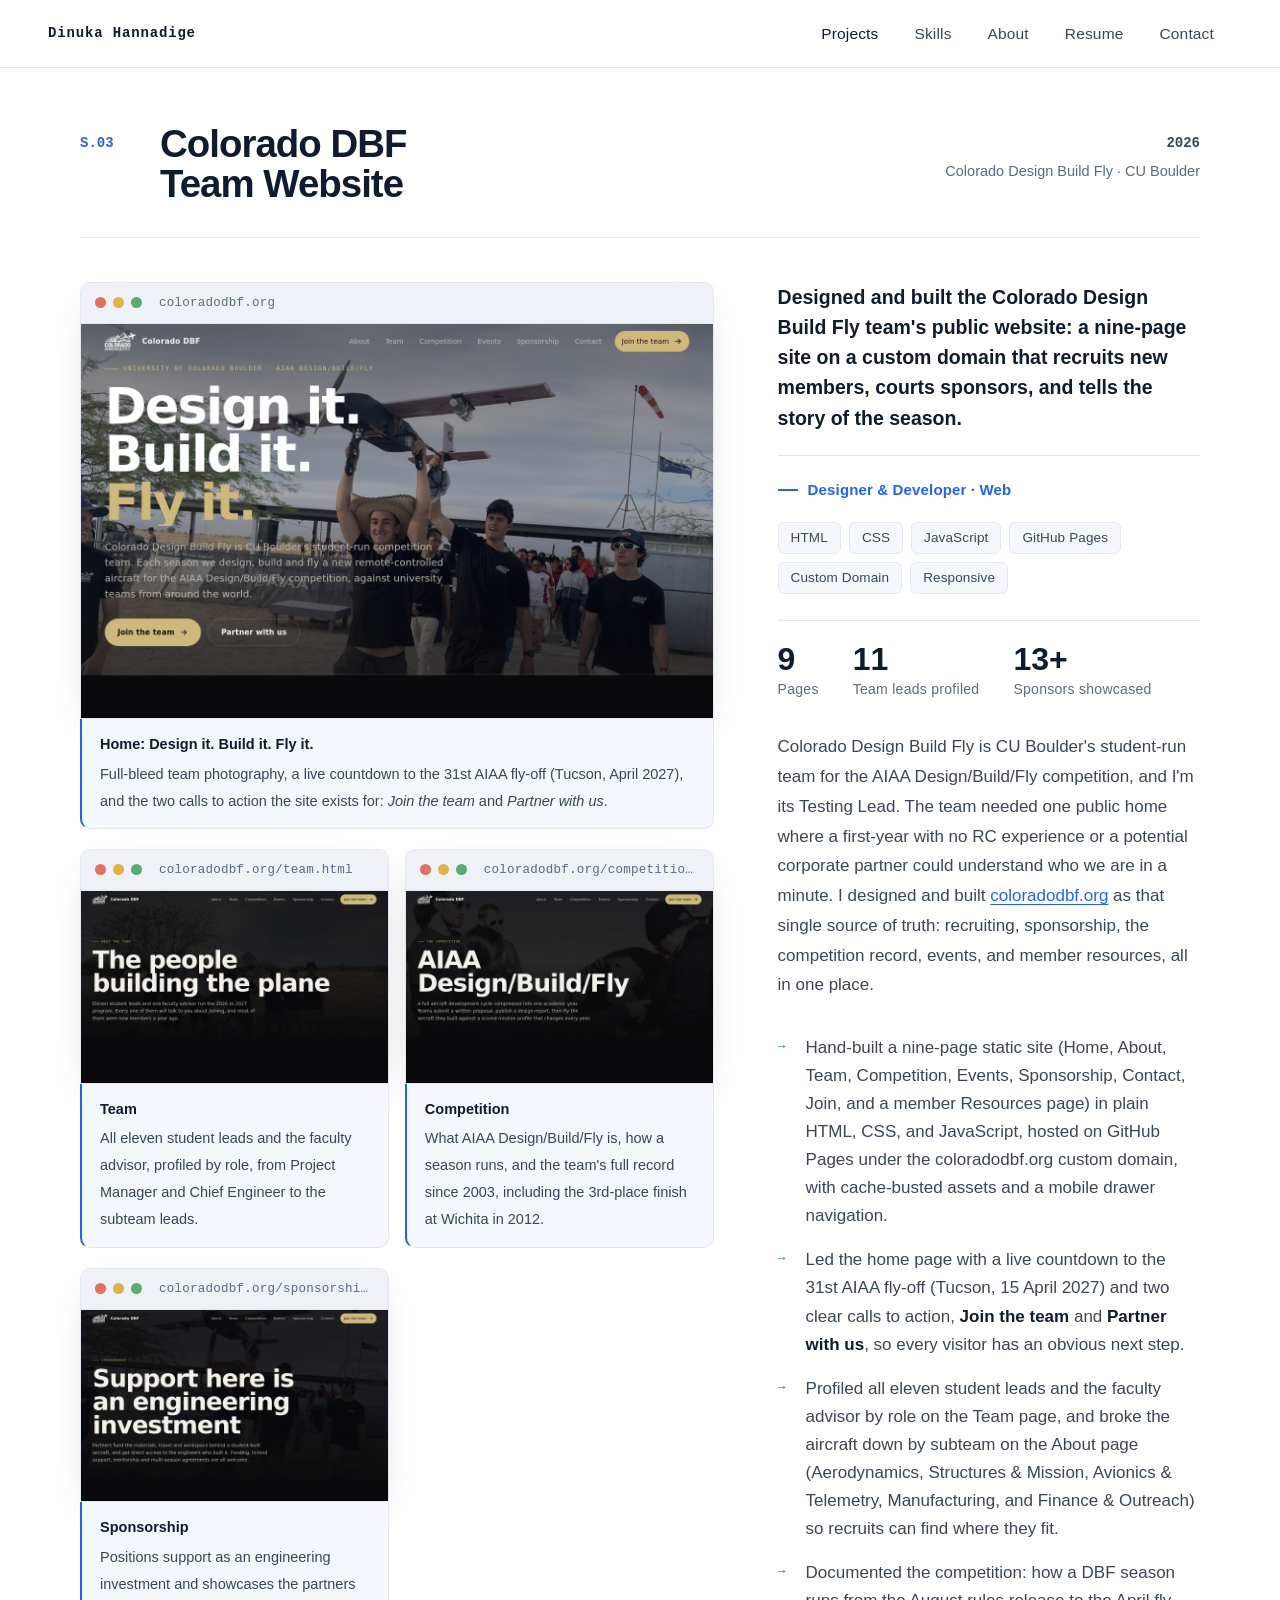
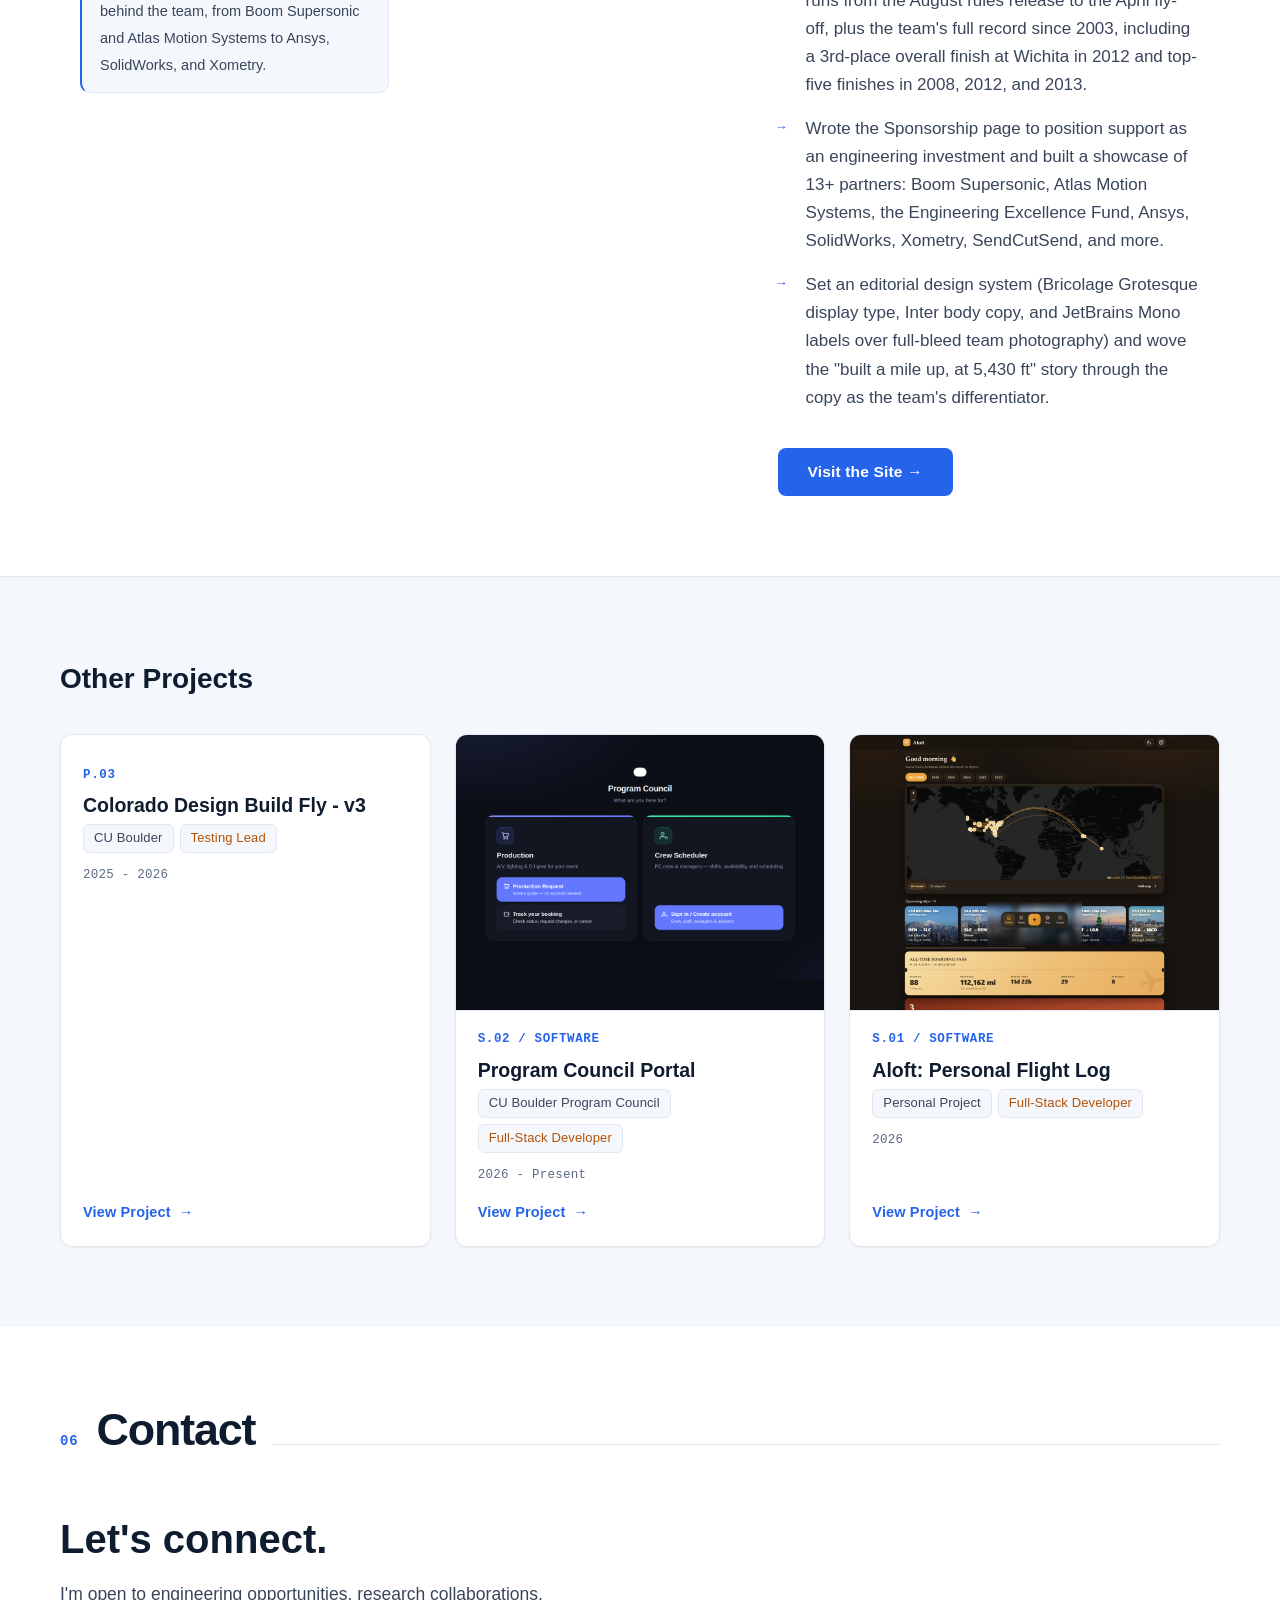
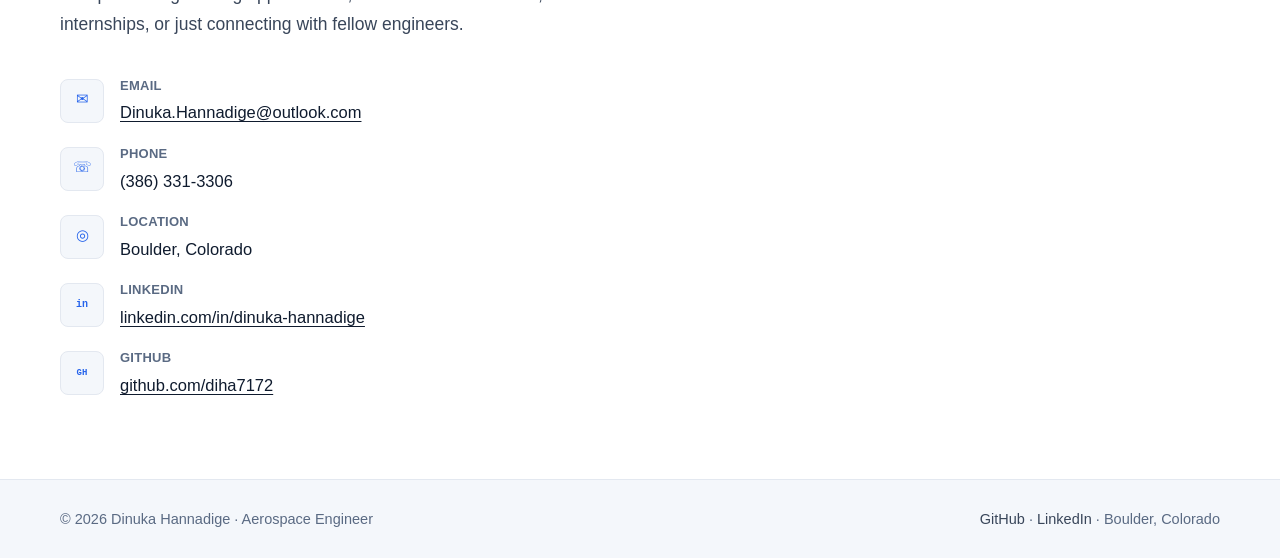
<file: projects/coloradodbf.html>
<!DOCTYPE html>
<html lang="en">
<head>
  <meta charset="UTF-8">
  <meta http-equiv="Content-Security-Policy" content="default-src 'self'; img-src 'self'; style-src 'self' 'unsafe-inline' https://fonts.googleapis.com; font-src 'self' https://fonts.gstatic.com; script-src 'self' 'unsafe-inline'; object-src 'self'; base-uri 'self'; form-action 'none'">
  <meta name="referrer" content="strict-origin-when-cross-origin">
  <meta name="viewport" content="width=device-width, initial-scale=1.0">
  <title>Colorado DBF Team Website - Dinuka Hannadige</title>
  <link rel="preconnect" href="https://fonts.googleapis.com"><link href="https://fonts.googleapis.com/css2?family=Space+Mono:wght@400;700&family=Syne:wght@400;700;800&family=DM+Sans:wght@300;400&display=swap" rel="stylesheet">
  <link rel="stylesheet" href="../style.css?v=8">
</head>
<body>
<nav>
  <a href="../index.html" class="nav-logo" style="text-decoration:none">Dinuka Hannadige</a>
  <ul class="nav-links"><li><a href="../projects.html" style="color:var(--text)">Projects</a></li><li><a href="../index.html#skills">Skills</a></li><li><a href="../index.html#about">About</a></li><li><a href="../index.html#resume">Resume</a></li><li><a href="../index.html#contact">Contact</a></li></ul>
</nav>

<div class="project-detail-wrap">
  <div class="project-block">
    <div class="project-header">
      <div class="project-num">S.03</div>
      <h1 class="project-title">Colorado DBF<br>Team Website</h1>
      <div class="project-meta">
        <div class="project-year">2026</div>
        <div class="project-team">Colorado Design Build Fly &middot; CU Boulder</div>
      </div>
    </div>
    <div class="project-body">
      <div class="project-images">
        <figure class="shot-fig">
          <div class="browser-frame"><div class="bf-bar"><span></span><span></span><span></span><em>coloradodbf.org</em></div><img class="shot" width="1280" height="800" src="../assets/dbf-site/home.png" alt="Colorado DBF home page: Design it. Build it. Fly it." loading="lazy"></div>
          <figcaption class="img-caption"><strong>Home: Design it. Build it. Fly it.</strong><span>Full-bleed team photography, a live countdown to the 31st AIAA fly-off (Tucson, April 2027), and the two calls to action the site exists for: <em>Join the team</em> and <em>Partner with us</em>.</span></figcaption>
        </figure>
        <div class="gallery-2 gallery-cap">
          <figure class="shot-fig">
            <div class="browser-frame"><div class="bf-bar"><span></span><span></span><span></span><em>coloradodbf.org/team.html</em></div><img class="shot" width="1280" height="800" src="../assets/dbf-site/team.png" alt="Team page: the people building the plane" loading="lazy"></div>
            <figcaption class="img-caption"><strong>Team</strong><span>All eleven student leads and the faculty advisor, profiled by role, from Project Manager and Chief Engineer to the subteam leads.</span></figcaption>
          </figure>
          <figure class="shot-fig">
            <div class="browser-frame"><div class="bf-bar"><span></span><span></span><span></span><em>coloradodbf.org/competition.html</em></div><img class="shot" width="1280" height="800" src="../assets/dbf-site/competition.png" alt="Competition page: AIAA Design/Build/Fly" loading="lazy"></div>
            <figcaption class="img-caption"><strong>Competition</strong><span>What AIAA Design/Build/Fly is, how a season runs, and the team's full record since 2003, including the 3rd-place finish at Wichita in 2012.</span></figcaption>
          </figure>
        </div>
        <div class="gallery-2 gallery-cap">
          <figure class="shot-fig">
            <div class="browser-frame"><div class="bf-bar"><span></span><span></span><span></span><em>coloradodbf.org/sponsorship.html</em></div><img class="shot" width="1280" height="800" src="../assets/dbf-site/sponsorship.png" alt="Sponsorship page: support here is an engineering investment" loading="lazy"></div>
            <figcaption class="img-caption"><strong>Sponsorship</strong><span>Positions support as an engineering investment and showcases the partners behind the team, from Boom Supersonic and Atlas Motion Systems to Ansys, SolidWorks, and Xometry.</span></figcaption>
          </figure>
        </div>
      </div>
      <div>
        <p class="project-tldr">Designed and built the Colorado Design Build Fly team's public website: a nine-page site on a custom domain that recruits new members, courts sponsors, and tells the story of the season.</p>
        <div class="project-role">Designer &amp; Developer &middot; Web</div>
        <div class="detail-stack"><span class="chip">HTML</span><span class="chip">CSS</span><span class="chip">JavaScript</span><span class="chip">GitHub Pages</span><span class="chip">Custom Domain</span><span class="chip">Responsive</span></div>
        <div class="metric-row"><div><div class="stat-num">9</div><div class="stat-label">Pages</div></div><div><div class="stat-num">11</div><div class="stat-label">Team leads profiled</div></div><div><div class="stat-num">13+</div><div class="stat-label">Sponsors showcased</div></div></div>
        <p class="project-desc">Colorado Design Build Fly is CU Boulder's student-run team for the AIAA Design/Build/Fly competition, and I'm its Testing Lead. The team needed one public home where a first-year with no RC experience or a potential corporate partner could understand who we are in a minute. I designed and built <a href="https://coloradodbf.org" target="_blank" rel="noopener">coloradodbf.org</a> as that single source of truth: recruiting, sponsorship, the competition record, events, and member resources, all in one place.</p>
        <ul class="project-bullets">
          <li>Hand-built a nine-page static site (Home, About, Team, Competition, Events, Sponsorship, Contact, Join, and a member Resources page) in plain HTML, CSS, and JavaScript, hosted on GitHub Pages under the coloradodbf.org custom domain, with cache-busted assets and a mobile drawer navigation.</li>
          <li>Led the home page with a live countdown to the 31st AIAA fly-off (Tucson, 15 April 2027) and two clear calls to action, <strong>Join the team</strong> and <strong>Partner with us</strong>, so every visitor has an obvious next step.</li>
          <li>Profiled all eleven student leads and the faculty advisor by role on the Team page, and broke the aircraft down by subteam on the About page (Aerodynamics, Structures &amp; Mission, Avionics &amp; Telemetry, Manufacturing, and Finance &amp; Outreach) so recruits can find where they fit.</li>
          <li>Documented the competition: how a DBF season runs from the August rules release to the April fly-off, plus the team's full record since 2003, including a 3rd-place overall finish at Wichita in 2012 and top-five finishes in 2008, 2012, and 2013.</li>
          <li>Wrote the Sponsorship page to position support as an engineering investment and built a showcase of 13+ partners: Boom Supersonic, Atlas Motion Systems, the Engineering Excellence Fund, Ansys, SolidWorks, Xometry, SendCutSend, and more.</li>
          <li>Set an editorial design system (Bricolage Grotesque display type, Inter body copy, and JetBrains Mono labels over full-bleed team photography) and wove the "built a mile up, at 5,430 ft" story through the copy as the team's differentiator.</li>
        </ul>
        <div class="resume-actions" style="margin-top:36px">
          <a href="https://coloradodbf.org" class="btn btn-primary" target="_blank" rel="noopener">Visit the Site &rarr;</a>
        </div>
      </div>
    </div>
  </div>
</div>

<section class="other-projects">
  <div class="other-projects-heading">Other Projects</div>
  <div class="other-projects-grid">
    <a href="../projects/dbf-v3.html" class="proj-card">
      <div class="proj-card-body" style="padding-top:32px">
        <div class="proj-card-num">P.03</div>
        <div class="proj-card-title">Colorado Design Build Fly - v3</div>
        <div class="proj-card-tags"><span class="tag">CU Boulder</span><span class="tag" style="color:var(--accent2)">Testing Lead</span></div>
        <div class="proj-card-year">2025 - 2026</div>
        <div class="proj-card-cta">View Project</div>
      </div>
    </a>
    <a href="../projects/crew-scheduler.html" class="proj-card">
      <div class="proj-card-thumb"><img src="../assets/crew/portal-hub.png" alt="Program Council Portal" loading="lazy"></div>
      <div class="proj-card-body">
        <div class="proj-card-num">S.02 / Software</div>
        <div class="proj-card-title">Program Council Portal</div>
        <div class="proj-card-tags"><span class="tag">CU Boulder Program Council</span><span class="tag" style="color:var(--accent2)">Full-Stack Developer</span></div>
        <div class="proj-card-year">2026 - Present</div>
        <div class="proj-card-cta">View Project</div>
      </div>
    </a>
    <a href="../projects/aloft.html" class="proj-card">
      <div class="proj-card-thumb"><img src="../assets/aloft/dashboard.webp" alt="Aloft personal flight log" loading="lazy"></div>
      <div class="proj-card-body">
        <div class="proj-card-num">S.01 / Software</div>
        <div class="proj-card-title">Aloft: Personal Flight Log</div>
        <div class="proj-card-tags"><span class="tag">Personal Project</span><span class="tag" style="color:var(--accent2)">Full-Stack Developer</span></div>
        <div class="proj-card-year">2026</div>
        <div class="proj-card-cta">View Project</div>
      </div>
    </a>
  </div>
</section>
<section id="contact" style="padding:80px 60px">
  <div class="section-header">
    <span class="section-num">06</span>
    <h2 class="section-title">Contact</h2>
    <div class="section-line"></div>
  </div>
  <div class="contact-details-only">
    <h3>Let's connect.</h3>
    <p>I'm open to engineering opportunities, research collaborations, internships, or just connecting with fellow engineers.</p>
    <div class="contact-details">
      <div class="contact-item"><div class="contact-icon">✉</div><div><div class="ci-label">Email</div><div class="ci-value"><a href="mailto:Dinuka.Hannadige@outlook.com">Dinuka.Hannadige@outlook.com</a></div></div></div>
      <div class="contact-item"><div class="contact-icon">☏</div><div><div class="ci-label">Phone</div><div class="ci-value">(386) 331-3306</div></div></div>
      <div class="contact-item"><div class="contact-icon">◎</div><div><div class="ci-label">Location</div><div class="ci-value">Boulder, Colorado</div></div></div>
      <div class="contact-item"><div class="contact-icon" style="font-size:10px;font-weight:700;">in</div><div><div class="ci-label">LinkedIn</div><div class="ci-value"><a href="https://www.linkedin.com/in/dinuka-hannadige" target="_blank" rel="noopener">linkedin.com/in/dinuka-hannadige</a></div></div></div><div class="contact-item"><div class="contact-icon" style="font-size:9px;font-weight:700;">GH</div><div><div class="ci-label">GitHub</div><div class="ci-value"><a href="https://github.com/diha7172" target="_blank" rel="noopener">github.com/diha7172</a></div></div></div>
    </div>
  </div>
</section>
<footer>
  <p>© 2026 Dinuka Hannadige · Aerospace Engineer</p>
  <p><a href="https://github.com/diha7172" target="_blank" rel="noopener">GitHub</a> · <a href="https://www.linkedin.com/in/dinuka-hannadige" target="_blank" rel="noopener">LinkedIn</a> · Boulder, Colorado</p>
</footer>
<div class="lightbox" id="lightbox" role="dialog" aria-modal="true" aria-label="Screenshot viewer" hidden><button class="lightbox-close" aria-label="Close viewer">&times;</button><img alt=""><div class="lightbox-cap" id="lightbox-cap"></div></div>
<script>
(function(){
  var lb=document.getElementById('lightbox'), img=lb.querySelector('img'),
      cap=document.getElementById('lightbox-cap'), closeBtn=lb.querySelector('.lightbox-close'), last=null;
  function open(s){
    last=s; img.src=s.currentSrc||s.src; img.alt=s.alt;
    var fig=s.closest('.shot-fig'), t=fig&&fig.querySelector('.img-caption strong');
    cap.textContent=t?t.textContent:s.alt;
    lb.hidden=false; document.body.style.overflow='hidden'; closeBtn.focus();
  }
  function close(){lb.hidden=true; img.src=''; document.body.style.overflow=''; if(last)last.focus();}
  document.querySelectorAll('.shot').forEach(function(s){
    s.setAttribute('role','button'); s.setAttribute('tabindex','0');
    s.setAttribute('aria-label','Enlarge screenshot: '+s.alt);
    s.addEventListener('click',function(){open(s);});
    s.addEventListener('keydown',function(e){if(e.key==='Enter'||e.key===' '){e.preventDefault();open(s);}});
  });
  lb.addEventListener('click',function(e){if(e.target!==img)close();});
  document.addEventListener('keydown',function(e){if(e.key==='Escape'&&!lb.hidden)close();});
})();
</script>
</body>
</html>
</file>
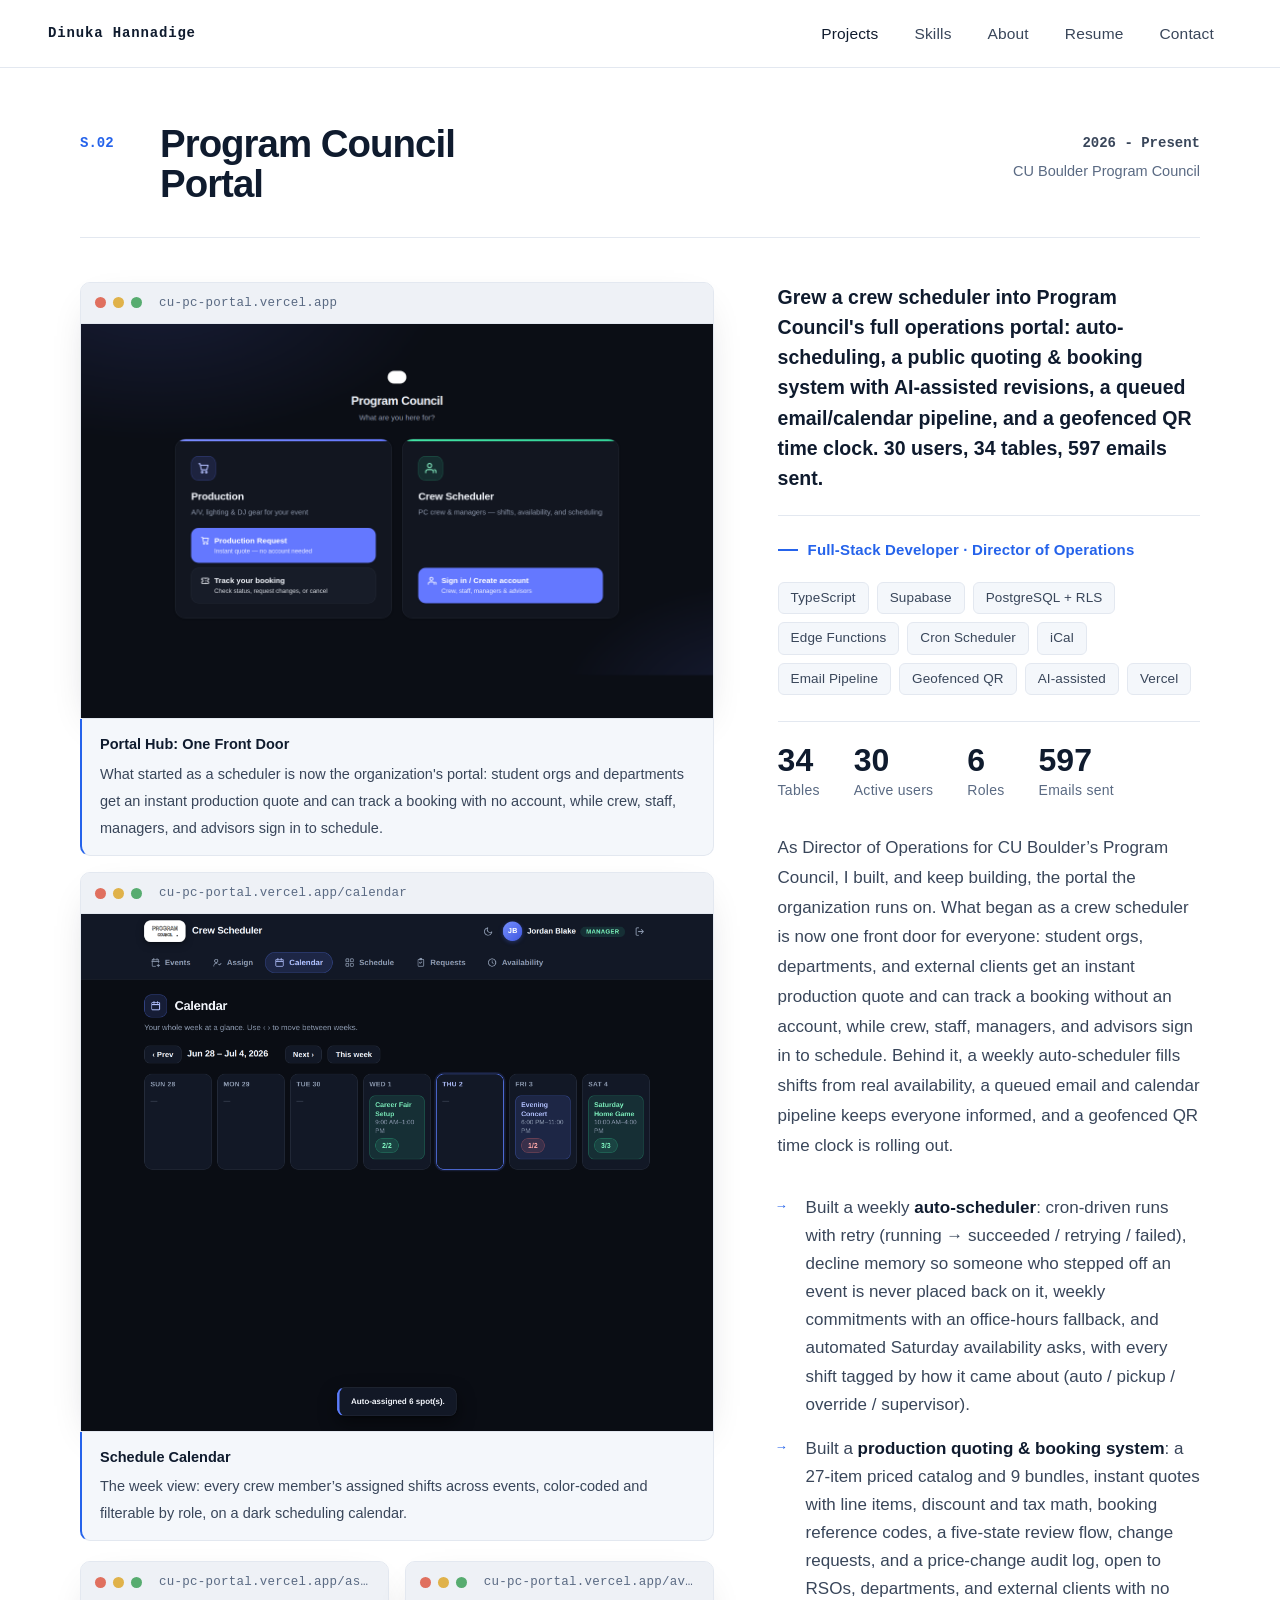
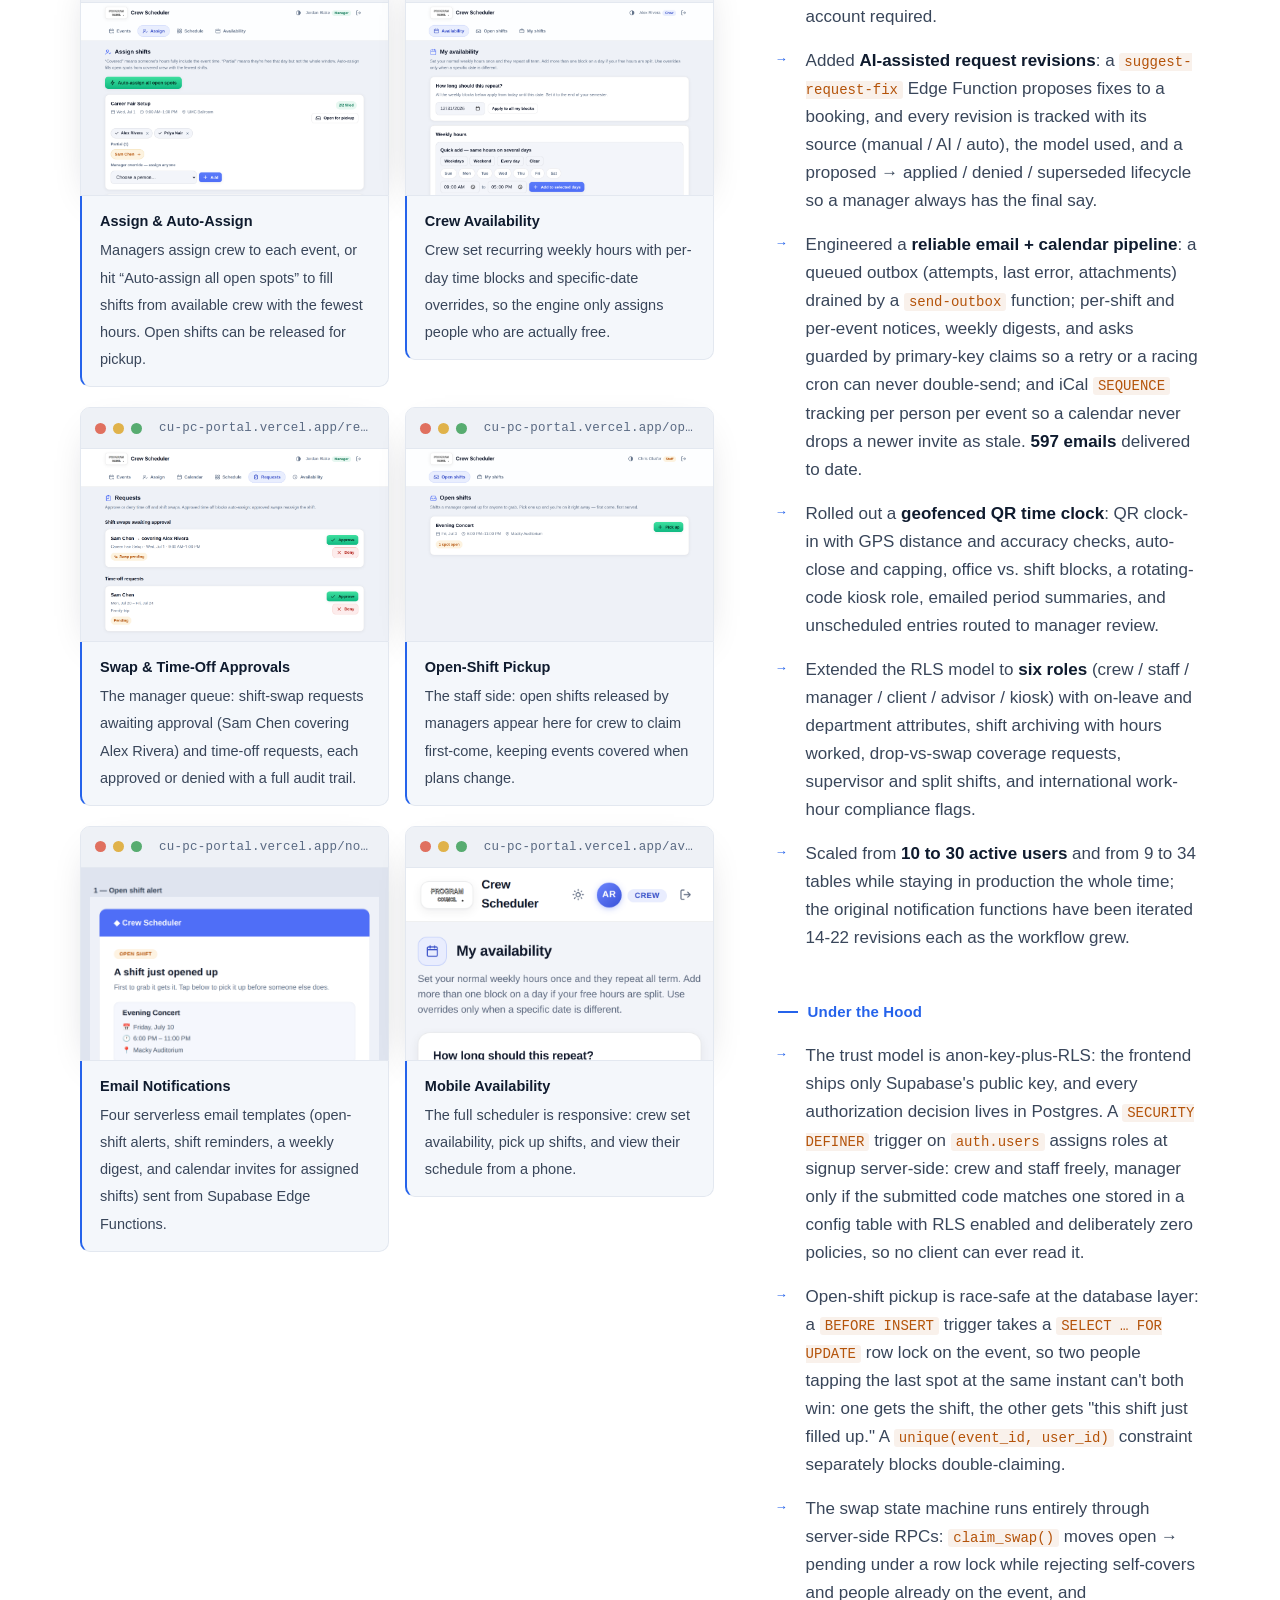
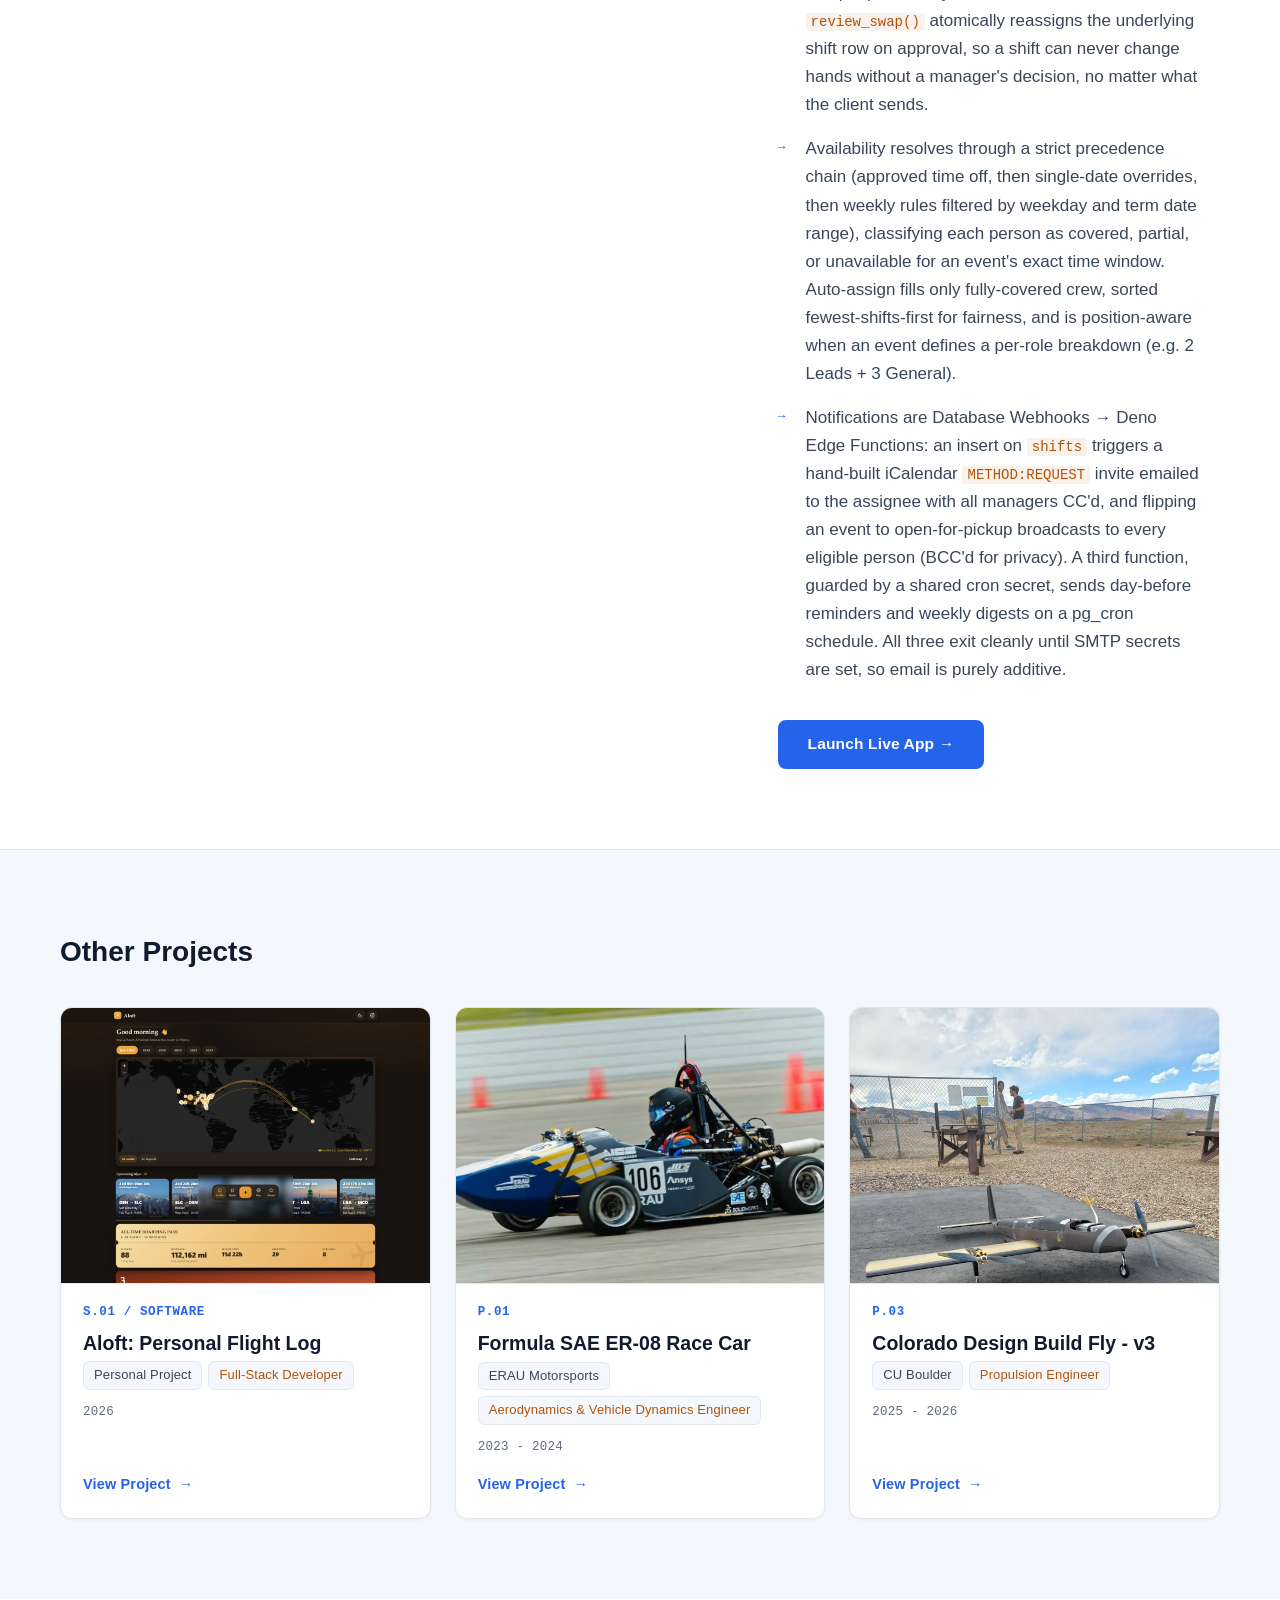
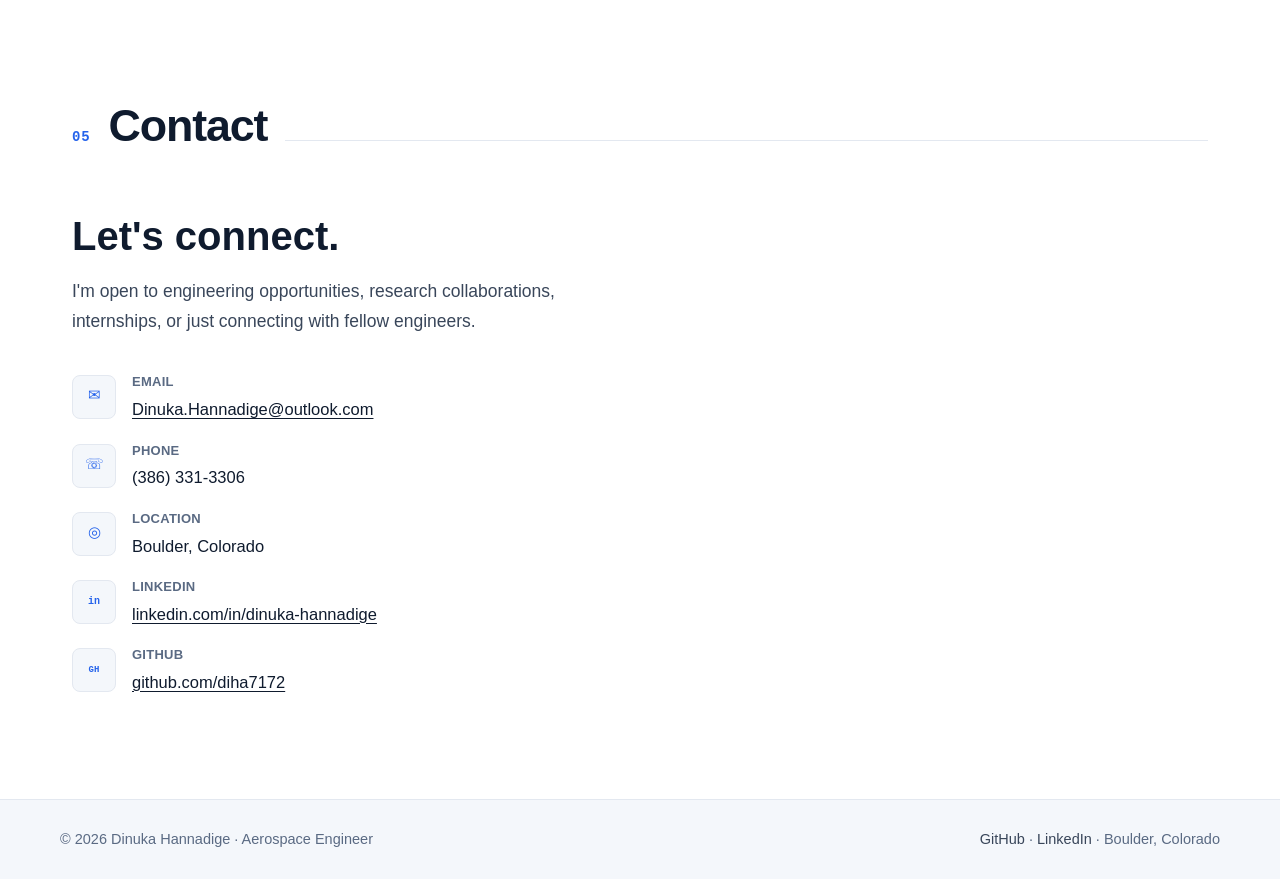
<file: projects/crew-scheduler.html>
<!DOCTYPE html>
<html lang="en">
<head>
  <meta charset="UTF-8">
  <meta http-equiv="Content-Security-Policy" content="default-src 'self'; img-src 'self'; style-src 'self' 'unsafe-inline' https://fonts.googleapis.com; font-src 'self' https://fonts.gstatic.com; script-src 'self' 'unsafe-inline'; object-src 'self'; base-uri 'self'; form-action 'none'">
  <meta name="referrer" content="strict-origin-when-cross-origin">
  <meta name="viewport" content="width=device-width, initial-scale=1.0">
  <title>Program Council Portal - Dinuka Hannadige</title>
  <link rel="preconnect" href="https://fonts.googleapis.com"><link href="https://fonts.googleapis.com/css2?family=Space+Mono:wght@400;700&family=Syne:wght@400;700;800&family=DM+Sans:wght@300;400&display=swap" rel="stylesheet">
  <link rel="stylesheet" href="../style.css?v=8">
</head>
<body>
<nav>
  <a href="../index.html" class="nav-logo" style="text-decoration:none">Dinuka Hannadige</a>
  <ul class="nav-links"><li><a href="../projects.html" style="color:var(--text)">Projects</a></li><li><a href="../index.html#skills">Skills</a></li><li><a href="../index.html#about">About</a></li><li><a href="../index.html#resume">Resume</a></li><li><a href="../index.html#contact">Contact</a></li></ul>
</nav>

<div class="project-detail-wrap">
  <div class="project-block">
    <div class="project-header">
      <div class="project-num">S.02</div>
      <h1 class="project-title">Program Council<br>Portal</h1>
      <div class="project-meta">
        <div class="project-year">2026 - Present</div>
        <div class="project-team">CU Boulder Program Council</div>
      </div>
    </div>
    <div class="project-body">
      <div class="project-images">
        <figure class="shot-fig">
          <div class="browser-frame"><div class="bf-bar"><span></span><span></span><span></span><em>cu-pc-portal.vercel.app</em></div><img class="shot" width="1280" height="800" src="../assets/crew/portal-hub.png" alt="PC Portal hub: Production request or Crew Scheduler" loading="lazy"></div>
          <figcaption class="img-caption"><strong>Portal Hub: One Front Door</strong><span>What started as a scheduler is now the organization's portal: student orgs and departments get an instant production quote and can track a booking with no account, while crew, staff, managers, and advisors sign in to schedule.</span></figcaption>
        </figure>
        <figure class="shot-fig">
          <div class="browser-frame"><div class="bf-bar"><span></span><span></span><span></span><em>cu-pc-portal.vercel.app/calendar</em></div><img class="shot" width="2200" height="1800" src="../assets/crew/calendar.png" alt="Schedule Calendar" loading="lazy"></div>
          <figcaption class="img-caption"><strong>Schedule Calendar</strong><span>The week view: every crew member’s assigned shifts across events, color-coded and filterable by role, on a dark scheduling calendar.</span></figcaption>
        </figure>
        <div class="gallery-2 gallery-cap">
          <figure class="shot-fig">
          <div class="browser-frame"><div class="bf-bar"><span></span><span></span><span></span><em>cu-pc-portal.vercel.app/assign</em></div><img class="shot" width="2000" height="2594" src="../assets/crew/assign.png" alt="Assign &amp; Auto-Assign" loading="lazy"></div>
          <figcaption class="img-caption"><strong>Assign &amp; Auto-Assign</strong><span>Managers assign crew to each event, or hit “Auto-assign all open spots” to fill shifts from available crew with the fewest hours. Open shifts can be released for pickup.</span></figcaption>
        </figure>
          <figure class="shot-fig">
          <div class="browser-frame"><div class="bf-bar"><span></span><span></span><span></span><em>cu-pc-portal.vercel.app/availability</em></div><img class="shot" width="2000" height="3550" src="../assets/crew/availability.png" alt="Crew Availability" loading="lazy"></div>
          <figcaption class="img-caption"><strong>Crew Availability</strong><span>Crew set recurring weekly hours with per-day time blocks and specific-date overrides, so the engine only assigns people who are actually free.</span></figcaption>
        </figure>
        </div>
        <div class="gallery-2 gallery-cap">
          <figure class="shot-fig">
          <div class="browser-frame"><div class="bf-bar"><span></span><span></span><span></span><em>cu-pc-portal.vercel.app/requests</em></div><img class="shot" width="2000" height="1640" src="../assets/crew/approvals.png" alt="Swap &amp; Time-Off Approvals" loading="lazy"></div>
          <figcaption class="img-caption"><strong>Swap &amp; Time-Off Approvals</strong><span>The manager queue: shift-swap requests awaiting approval (Sam Chen covering Alex Rivera) and time-off requests, each approved or denied with a full audit trail.</span></figcaption>
        </figure>
          <figure class="shot-fig">
          <div class="browser-frame"><div class="bf-bar"><span></span><span></span><span></span><em>cu-pc-portal.vercel.app/open-shifts</em></div><img class="shot" width="2000" height="2000" src="../assets/crew/open-shifts.png" alt="Open-Shift Pickup" loading="lazy"></div>
          <figcaption class="img-caption"><strong>Open-Shift Pickup</strong><span>The staff side: open shifts released by managers appear here for crew to claim first-come, keeping events covered when plans change.</span></figcaption>
        </figure>
        </div>
        <div class="gallery-2 gallery-cap">
          <figure class="shot-fig">
          <div class="browser-frame"><div class="bf-bar"><span></span><span></span><span></span><em>cu-pc-portal.vercel.app/notifications</em></div><img class="shot" width="1360" height="5354" src="../assets/crew/notifications.png" alt="Email Notifications" loading="lazy"></div>
          <figcaption class="img-caption"><strong>Email Notifications</strong><span>Four serverless email templates (open-shift alerts, shift reminders, a weekly digest, and calendar invites for assigned shifts) sent from Supabase Edge Functions.</span></figcaption>
        </figure>
          <figure class="shot-fig">
          <div class="browser-frame"><div class="bf-bar"><span></span><span></span><span></span><em>cu-pc-portal.vercel.app/availability</em></div><img class="shot" width="840" height="1760" src="../assets/crew/mobile.png" alt="Mobile Availability" loading="lazy"></div>
          <figcaption class="img-caption"><strong>Mobile Availability</strong><span>The full scheduler is responsive: crew set availability, pick up shifts, and view their schedule from a phone.</span></figcaption>
        </figure>
        </div>
      </div>
      <div>
        <p class="project-tldr">Grew a crew scheduler into Program Council's full operations portal: auto-scheduling, a public quoting &amp; booking system with AI-assisted revisions, a queued email/calendar pipeline, and a geofenced QR time clock. 30 users, 34 tables, 597 emails sent.</p>
        <div class="project-role">Full-Stack Developer &middot; Director of Operations</div>
        <div class="detail-stack"><span class="chip">TypeScript</span><span class="chip">Supabase</span><span class="chip">PostgreSQL + RLS</span><span class="chip">Edge Functions</span><span class="chip">Cron Scheduler</span><span class="chip">iCal</span><span class="chip">Email Pipeline</span><span class="chip">Geofenced QR</span><span class="chip">AI-assisted</span><span class="chip">Vercel</span></div>
        <div class="metric-row"><div><div class="stat-num">34</div><div class="stat-label">Tables</div></div><div><div class="stat-num">30</div><div class="stat-label">Active users</div></div><div><div class="stat-num">6</div><div class="stat-label">Roles</div></div><div><div class="stat-num">597</div><div class="stat-label">Emails sent</div></div></div>
        <p class="project-desc">As Director of Operations for CU Boulder&rsquo;s Program Council, I built, and keep building, the portal the organization runs on. What began as a crew scheduler is now one front door for everyone: student orgs, departments, and external clients get an instant production quote and can track a booking without an account, while crew, staff, managers, and advisors sign in to schedule. Behind it, a weekly auto-scheduler fills shifts from real availability, a queued email and calendar pipeline keeps everyone informed, and a geofenced QR time clock is rolling out.</p>
        <ul class="project-bullets">
          <li>Built a weekly <strong>auto-scheduler</strong>: cron-driven runs with retry (running &rarr; succeeded / retrying / failed), decline memory so someone who stepped off an event is never placed back on it, weekly commitments with an office-hours fallback, and automated Saturday availability asks, with every shift tagged by how it came about (auto / pickup / override / supervisor).</li>
          <li>Built a <strong>production quoting &amp; booking system</strong>: a 27-item priced catalog and 9 bundles, instant quotes with line items, discount and tax math, booking reference codes, a five-state review flow, change requests, and a price-change audit log, open to RSOs, departments, and external clients with no account required.</li>
          <li>Added <strong>AI-assisted request revisions</strong>: a <code>suggest-request-fix</code> Edge Function proposes fixes to a booking, and every revision is tracked with its source (manual / AI / auto), the model used, and a proposed &rarr; applied / denied / superseded lifecycle so a manager always has the final say.</li>
          <li>Engineered a <strong>reliable email + calendar pipeline</strong>: a queued outbox (attempts, last error, attachments) drained by a <code>send-outbox</code> function; per-shift and per-event notices, weekly digests, and asks guarded by primary-key claims so a retry or a racing cron can never double-send; and iCal <code>SEQUENCE</code> tracking per person per event so a calendar never drops a newer invite as stale. <strong>597 emails</strong> delivered to date.</li>
          <li>Rolled out a <strong>geofenced QR time clock</strong>: QR clock-in with GPS distance and accuracy checks, auto-close and capping, office vs. shift blocks, a rotating-code kiosk role, emailed period summaries, and unscheduled entries routed to manager review.</li>
          <li>Extended the RLS model to <strong>six roles</strong> (crew / staff / manager / client / advisor / kiosk) with on-leave and department attributes, shift archiving with hours worked, drop-vs-swap coverage requests, supervisor and split shifts, and international work-hour compliance flags.</li>
          <li>Scaled from <strong>10 to 30 active users</strong> and from 9 to 34 tables while staying in production the whole time; the original notification functions have been iterated 14-22 revisions each as the workflow grew.</li>
        </ul>
        <div class="project-role" style="margin-top:48px">Under the Hood</div>
        <ul class="project-bullets">
          <li>The trust model is anon-key-plus-RLS: the frontend ships only Supabase's public key, and every authorization decision lives in Postgres. A <code>SECURITY DEFINER</code> trigger on <code>auth.users</code> assigns roles at signup server-side: crew and staff freely, manager only if the submitted code matches one stored in a config table with RLS enabled and deliberately zero policies, so no client can ever read it.</li>
          <li>Open-shift pickup is race-safe at the database layer: a <code>BEFORE INSERT</code> trigger takes a <code>SELECT &hellip; FOR UPDATE</code> row lock on the event, so two people tapping the last spot at the same instant can't both win: one gets the shift, the other gets "this shift just filled up." A <code>unique(event_id, user_id)</code> constraint separately blocks double-claiming.</li>
          <li>The swap state machine runs entirely through server-side RPCs: <code>claim_swap()</code> moves open &rarr; pending under a row lock while rejecting self-covers and people already on the event, and <code>review_swap()</code> atomically reassigns the underlying shift row on approval, so a shift can never change hands without a manager's decision, no matter what the client sends.</li>
          <li>Availability resolves through a strict precedence chain (approved time off, then single-date overrides, then weekly rules filtered by weekday and term date range), classifying each person as covered, partial, or unavailable for an event's exact time window. Auto-assign fills only fully-covered crew, sorted fewest-shifts-first for fairness, and is position-aware when an event defines a per-role breakdown (e.g. 2 Leads + 3 General).</li>
          <li>Notifications are Database Webhooks &rarr; Deno Edge Functions: an insert on <code>shifts</code> triggers a hand-built iCalendar <code>METHOD:REQUEST</code> invite emailed to the assignee with all managers CC'd, and flipping an event to open-for-pickup broadcasts to every eligible person (BCC'd for privacy). A third function, guarded by a shared cron secret, sends day-before reminders and weekly digests on a pg_cron schedule. All three exit cleanly until SMTP secrets are set, so email is purely additive.</li>
        </ul>
        <div class="resume-actions" style="margin-top:36px">
          <a href="https://cu-pc-portal.vercel.app" class="btn btn-primary" target="_blank" rel="noopener">Launch Live App &rarr;</a>
        </div>
      </div>
    </div>
  </div>
</div>

<section class="other-projects">
  <div class="other-projects-heading">Other Projects</div>
  <div class="other-projects-grid">
    <a href="../projects/aloft.html" class="proj-card">
  <div class="proj-card-thumb"><img src="../assets/aloft/dashboard.webp" alt="Aloft personal flight log" loading="lazy"></div>
  <div class="proj-card-body">
    <div class="proj-card-num">S.01 / Software</div>
    <div class="proj-card-title">Aloft: Personal Flight Log</div>
    <div class="proj-card-tags"><span class="tag">Personal Project</span><span class="tag" style="color:var(--accent2)">Full-Stack Developer</span></div>
    <div class="proj-card-year">2026</div>
    <div class="proj-card-cta">View Project</div>
  </div>
</a><a href="../projects/fsae.html" class="proj-card">
  <div class="proj-card-thumb"><img src="../assets/photos/fsae.jpg" alt="Formula SAE ER-08 Race Car" loading="lazy"></div>
  <div class="proj-card-body">
    <div class="proj-card-num">P.01</div>
    <div class="proj-card-title">Formula SAE ER-08 Race Car</div>
    <div class="proj-card-tags"><span class="tag">ERAU Motorsports</span><span class="tag" style="color:var(--accent2)">Aerodynamics & Vehicle Dynamics Engineer</span></div>
    <div class="proj-card-year">2023 - 2024</div>
    <div class="proj-card-cta">View Project</div>
  </div>
</a><a href="../projects/dbf-v3.html" class="proj-card">
  <div class="proj-card-thumb"><img src="../assets/photos/dbf-v3.jpg" alt="Colorado Design Build Fly - v3" loading="lazy"></div>
  <div class="proj-card-body">
    <div class="proj-card-num">P.03</div>
    <div class="proj-card-title">Colorado Design Build Fly - v3</div>
    <div class="proj-card-tags"><span class="tag">CU Boulder</span><span class="tag" style="color:var(--accent2)">Propulsion Engineer</span></div>
    <div class="proj-card-year">2025 - 2026</div>
    <div class="proj-card-cta">View Project</div>
  </div>
</a>
  </div>
</section>
<section id="contact">
  <div class="section-header">
    <span class="section-num">05</span>
    <h2 class="section-title">Contact</h2>
    <div class="section-line"></div>
  </div>
  <div class="contact-details-only">
    <h3>Let's connect.</h3>
    <p>I'm open to engineering opportunities, research collaborations, internships, or just connecting with fellow engineers.</p>
    <div class="contact-details">
      <div class="contact-item"><div class="contact-icon">✉</div><div><div class="ci-label">Email</div><div class="ci-value"><a href="mailto:Dinuka.Hannadige@outlook.com">Dinuka.Hannadige@outlook.com</a></div></div></div>
      <div class="contact-item"><div class="contact-icon">☏</div><div><div class="ci-label">Phone</div><div class="ci-value">(386) 331-3306</div></div></div>
      <div class="contact-item"><div class="contact-icon">◎</div><div><div class="ci-label">Location</div><div class="ci-value">Boulder, Colorado</div></div></div>
      <div class="contact-item"><div class="contact-icon" style="font-size:10px;font-weight:700;">in</div><div><div class="ci-label">LinkedIn</div><div class="ci-value"><a href="https://www.linkedin.com/in/dinuka-hannadige" target="_blank" rel="noopener">linkedin.com/in/dinuka-hannadige</a></div></div></div><div class="contact-item"><div class="contact-icon" style="font-size:9px;font-weight:700;">GH</div><div><div class="ci-label">GitHub</div><div class="ci-value"><a href="https://github.com/diha7172" target="_blank" rel="noopener">github.com/diha7172</a></div></div></div>
    </div>
  </div>
</section>
<footer>
  <p>© 2026 Dinuka Hannadige · Aerospace Engineer</p>
  <p><a href="https://github.com/diha7172" target="_blank" rel="noopener">GitHub</a> · <a href="https://www.linkedin.com/in/dinuka-hannadige" target="_blank" rel="noopener">LinkedIn</a> · Boulder, Colorado</p>
</footer>

<div class="lightbox" id="lightbox" role="dialog" aria-modal="true" aria-label="Screenshot viewer" hidden><button class="lightbox-close" aria-label="Close viewer">&times;</button><img alt=""><div class="lightbox-cap" id="lightbox-cap"></div></div>
<script>
(function(){
  var lb=document.getElementById('lightbox'), img=lb.querySelector('img'),
      cap=document.getElementById('lightbox-cap'), closeBtn=lb.querySelector('.lightbox-close'), last=null;
  function open(s){
    last=s; img.src=s.currentSrc||s.src; img.alt=s.alt;
    var fig=s.closest('.shot-fig'), t=fig&&fig.querySelector('.img-caption strong');
    cap.textContent=t?t.textContent:s.alt;
    lb.hidden=false; document.body.style.overflow='hidden'; closeBtn.focus();
  }
  function close(){lb.hidden=true; img.src=''; document.body.style.overflow=''; if(last)last.focus();}
  document.querySelectorAll('.shot').forEach(function(s){
    s.setAttribute('role','button'); s.setAttribute('tabindex','0');
    s.setAttribute('aria-label','Enlarge screenshot: '+s.alt);
    s.addEventListener('click',function(){open(s);});
    s.addEventListener('keydown',function(e){if(e.key==='Enter'||e.key===' '){e.preventDefault();open(s);}});
  });
  lb.addEventListener('click',function(e){if(e.target!==img)close();});
  document.addEventListener('keydown',function(e){if(e.key==='Escape'&&!lb.hidden)close();});
})();
</script>
</body>
</html>
</file>
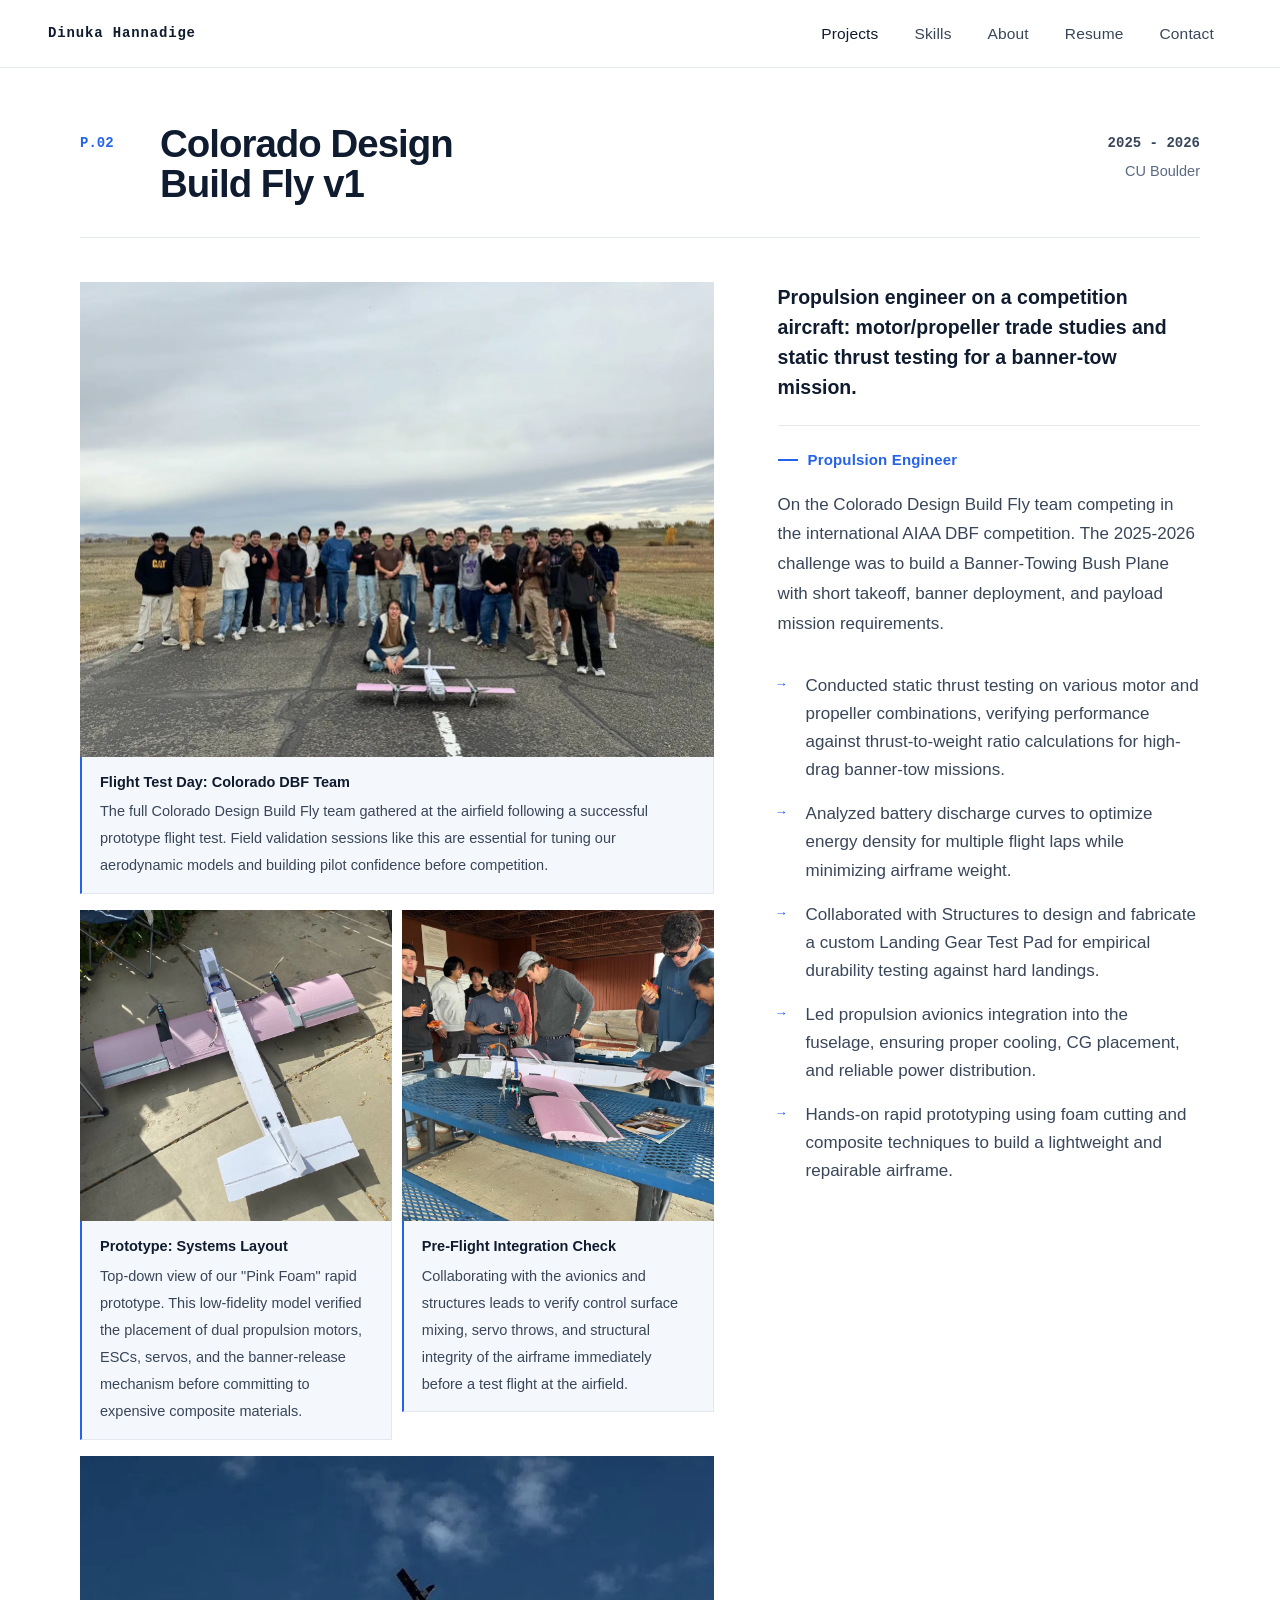
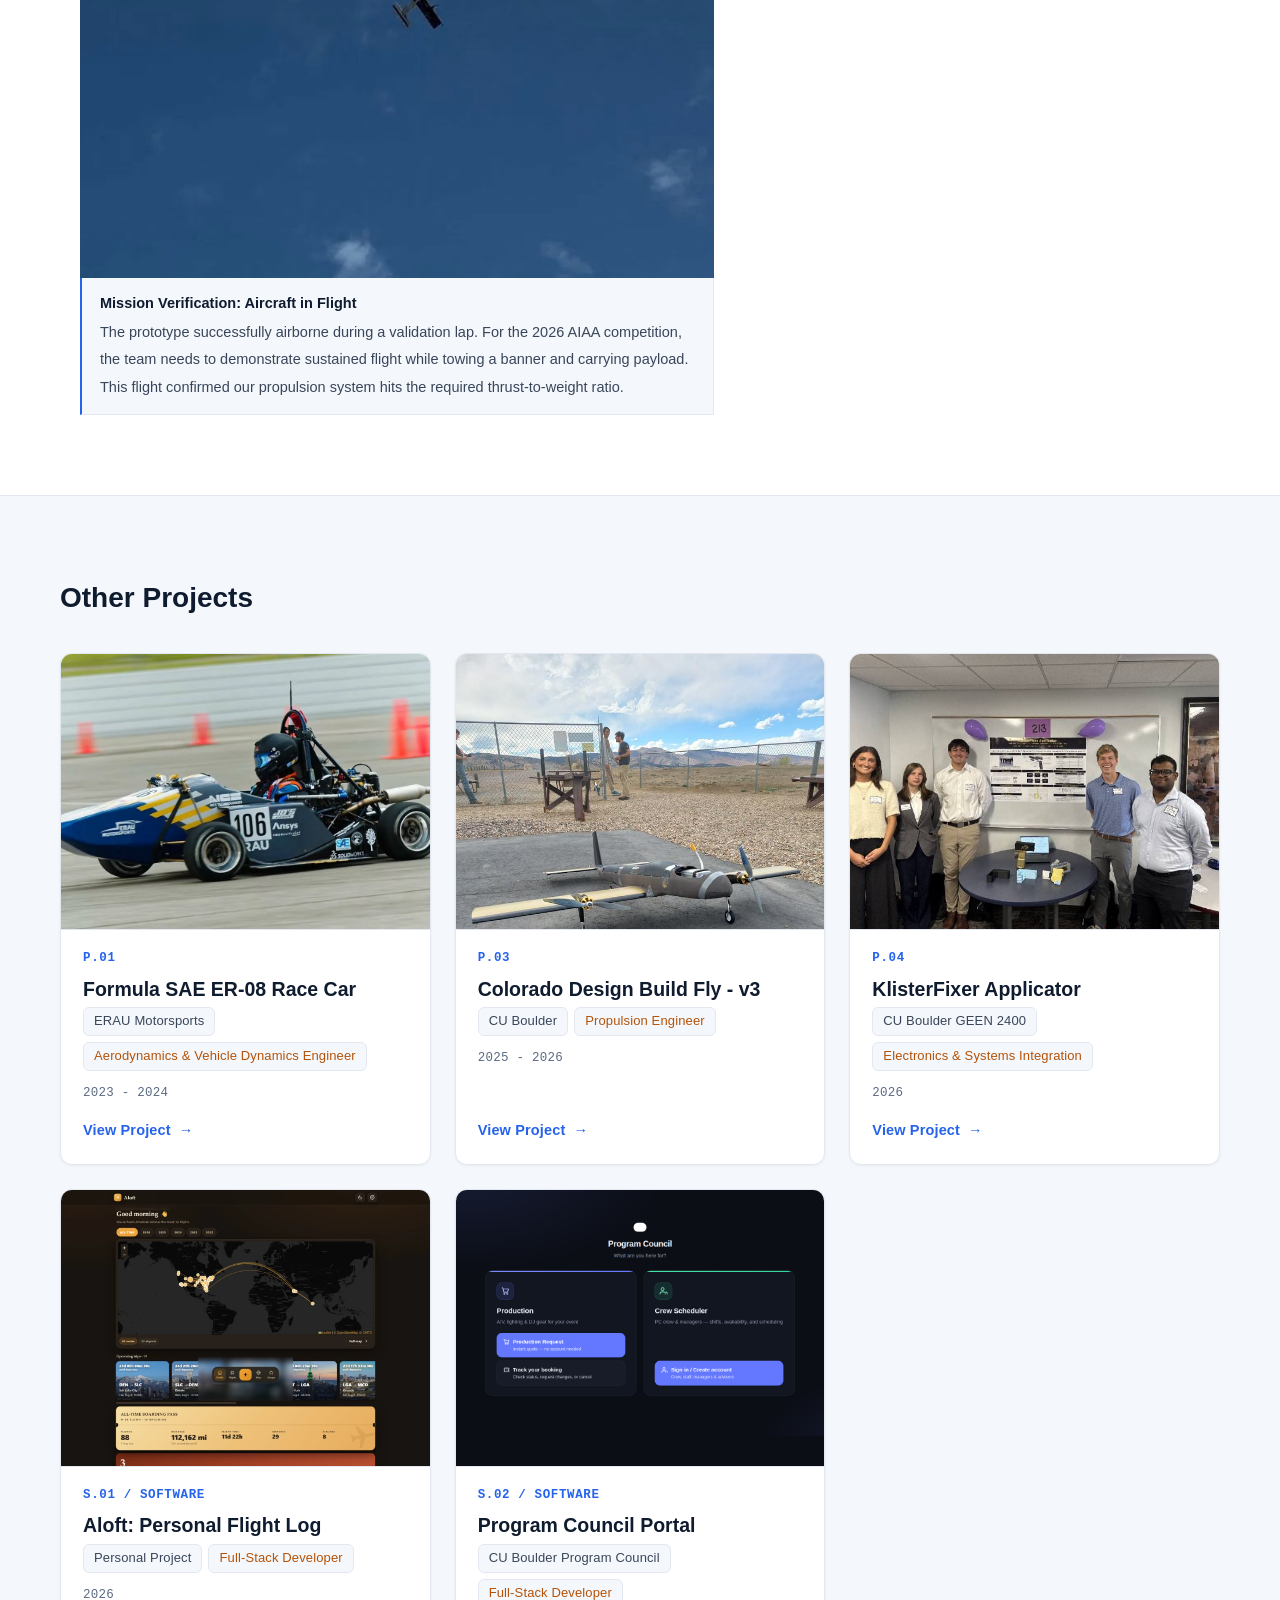
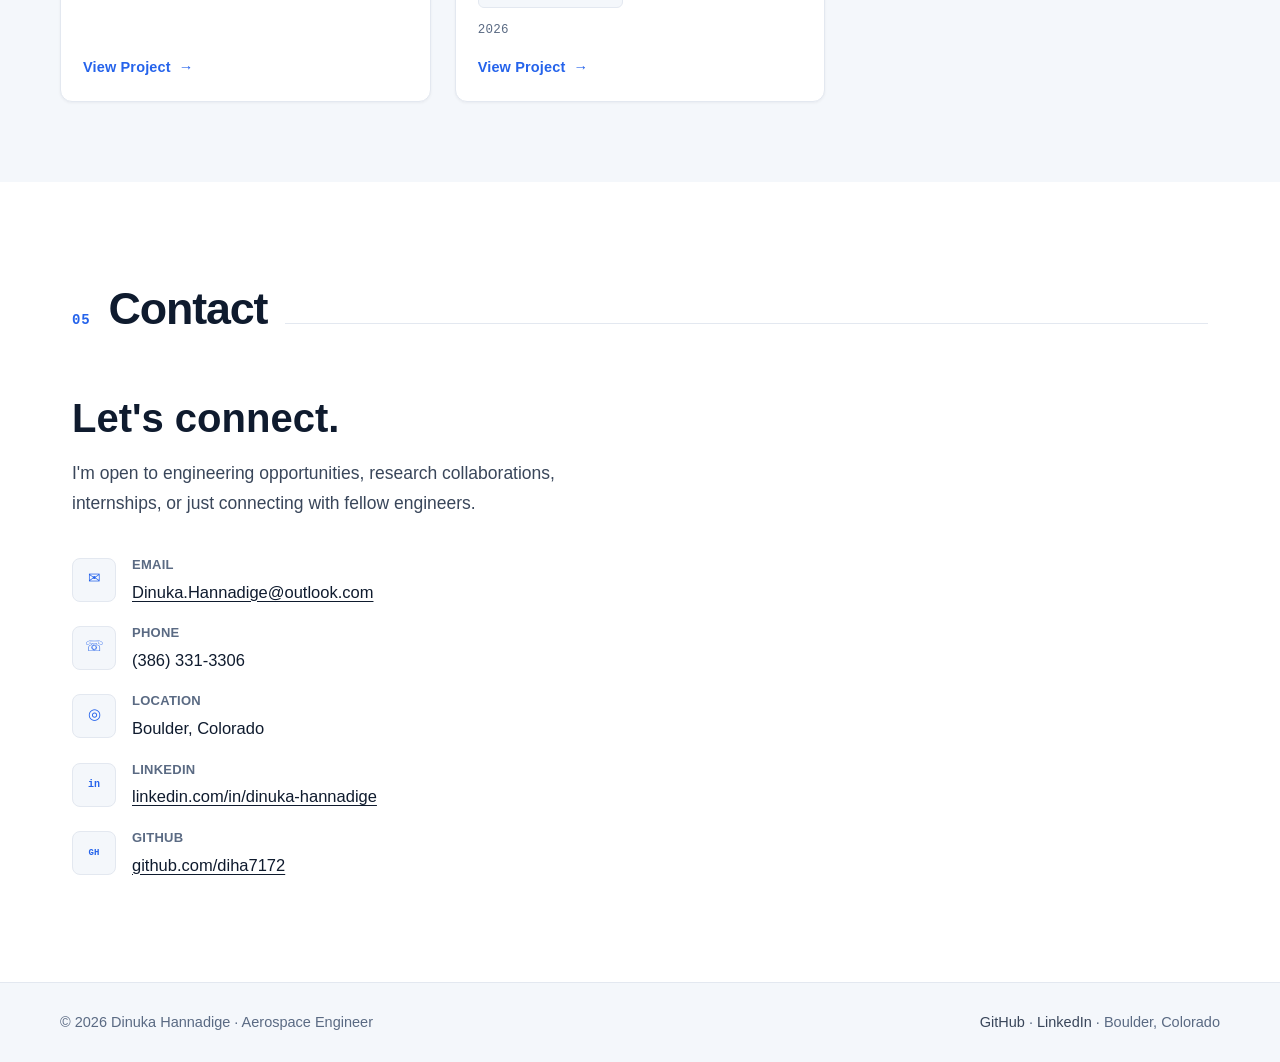
<file: projects/dbf-v1.html>
<!DOCTYPE html>
<html lang="en">
<head>
  <meta charset="UTF-8">
  <meta http-equiv="Content-Security-Policy" content="default-src 'self'; img-src 'self'; style-src 'self' 'unsafe-inline' https://fonts.googleapis.com; font-src 'self' https://fonts.gstatic.com; script-src 'self' 'unsafe-inline'; object-src 'self'; base-uri 'self'; form-action 'none'">
  <meta name="referrer" content="strict-origin-when-cross-origin">
  <meta name="viewport" content="width=device-width, initial-scale=1.0">
  <title>Colorado Design Build Fly (AIAA) - Dinuka Hannadige</title>
  <link rel="preconnect" href="https://fonts.googleapis.com"><link href="https://fonts.googleapis.com/css2?family=Space+Mono:wght@400;700&family=Syne:wght@400;700;800&family=DM+Sans:wght@300;400&display=swap" rel="stylesheet">
  <link rel="stylesheet" href="../style.css?v=8">
  
</head>
<body>
<nav>
  <a href="../index.html" class="nav-logo" style="text-decoration:none">Dinuka Hannadige</a>
  <ul class="nav-links"><li><a href="../projects.html" style="color:var(--text)">Projects</a></li><li><a href="../index.html#skills">Skills</a></li><li><a href="../index.html#about">About</a></li><li><a href="../index.html#resume">Resume</a></li><li><a href="../index.html#contact">Contact</a></li></ul>
</nav>

<div class="project-detail-wrap">
  <div class="project-block">
    <div class="project-header">
      <div class="project-num">P.02</div>
      <h1 class="project-title">Colorado Design<br>Build Fly v1</h1>
      <div class="project-meta">
        <div class="project-year">2025 - 2026</div>
        <div class="project-team">CU Boulder</div>
      </div>
    </div>
    <div class="project-body">
      <div class="project-images">
        <div class="img-fig">
          <img class="aspect-main" src="../assets/photos/dbf-v1.jpg" alt="Colorado DBF team at the airfield after a successful flight test" style="aspect-ratio:4/3">
          <div class="img-caption">
            <strong>Flight Test Day: Colorado DBF Team</strong>
            <span>The full Colorado Design Build Fly team gathered at the airfield following a successful prototype flight test. Field validation sessions like this are essential for tuning our aerodynamic models and building pilot confidence before competition.</span>
          </div>
        </div>
        <div class="project-img-row">
          <div class="img-fig">
            <img class="aspect-sq" src="../assets/photos/dbf-v1-01-prototype-systems-layout.jpg" alt="Top-down view of the pink foam prototype aircraft showing propulsion and servo layout" style="aspect-ratio:1/1">
            <div class="img-caption">
              <strong>Prototype: Systems Layout</strong>
              <span>Top-down view of our "Pink Foam" rapid prototype. This low-fidelity model verified the placement of dual propulsion motors, ESCs, servos, and the banner-release mechanism before committing to expensive composite materials.</span>
            </div>
          </div>
          <div class="img-fig">
            <img class="aspect-sq" src="../assets/photos/dbf-v1-02-pre-flight-integration-check.jpg" alt="Team members conducting pre-flight checks on the prototype aircraft on a picnic table" style="aspect-ratio:1/1">
            <div class="img-caption">
              <strong>Pre-Flight Integration Check</strong>
              <span>Collaborating with the avionics and structures leads to verify control surface mixing, servo throws, and structural integrity of the airframe immediately before a test flight at the airfield.</span>
            </div>
          </div>
        </div>
        <div class="img-fig" style="margin-top:0">
          <img src="../assets/photos/dbf-v1-03-mission-verification-aircraft-in-flight.jpg" alt="The Colorado DBF prototype aircraft in flight against a blue sky" style="width:100%;aspect-ratio:3/2;object-fit:cover;filter:saturate(.78);display:block">
          <div class="img-caption">
            <strong>Mission Verification: Aircraft in Flight</strong>
            <span>The prototype successfully airborne during a validation lap. For the 2026 AIAA competition, the team needs to demonstrate sustained flight while towing a banner and carrying payload. This flight confirmed our propulsion system hits the required thrust-to-weight ratio.</span>
          </div>
        </div>
      </div>
      <div>
        <p class="project-tldr">Propulsion engineer on a competition aircraft: motor/propeller trade studies and static thrust testing for a banner-tow mission.</p>
        <div class="project-role">Propulsion Engineer</div>
        <p class="project-desc">On the Colorado Design Build Fly team competing in the international AIAA DBF competition. The 2025-2026 challenge was to build a Banner-Towing Bush Plane with short takeoff, banner deployment, and payload mission requirements.</p>
        <ul class="project-bullets">
          <li>Conducted static thrust testing on various motor and propeller combinations, verifying performance against thrust-to-weight ratio calculations for high-drag banner-tow missions.</li>
          <li>Analyzed battery discharge curves to optimize energy density for multiple flight laps while minimizing airframe weight.</li>
          <li>Collaborated with Structures to design and fabricate a custom Landing Gear Test Pad for empirical durability testing against hard landings.</li>
          <li>Led propulsion avionics integration into the fuselage, ensuring proper cooling, CG placement, and reliable power distribution.</li>
          <li>Hands-on rapid prototyping using foam cutting and composite techniques to build a lightweight and repairable airframe.</li>
        </ul>
      </div>
    </div>
  </div>
</div>

<section class="other-projects">
  <div class="other-projects-heading">Other Projects</div>
  <div class="other-projects-grid">
    <a href="../projects/fsae.html" class="proj-card">
  <div class="proj-card-thumb"><img src="../assets/photos/fsae.jpg" alt="Formula SAE ER-08 Race Car" loading="lazy"></div>
  <div class="proj-card-body">
    <div class="proj-card-num">P.01</div>
    <div class="proj-card-title">Formula SAE ER-08 Race Car</div>
    <div class="proj-card-tags"><span class="tag">ERAU Motorsports</span><span class="tag" style="color:var(--accent2)">Aerodynamics & Vehicle Dynamics Engineer</span></div>
    <div class="proj-card-year">2023 - 2024</div>
    <div class="proj-card-cta">View Project</div>
  </div>
</a><a href="../projects/dbf-v3.html" class="proj-card">
  <div class="proj-card-thumb"><img src="../assets/photos/dbf-v3.jpg" alt="Colorado Design Build Fly - v3" loading="lazy"></div>
  <div class="proj-card-body">
    <div class="proj-card-num">P.03</div>
    <div class="proj-card-title">Colorado Design Build Fly - v3</div>
    <div class="proj-card-tags"><span class="tag">CU Boulder</span><span class="tag" style="color:var(--accent2)">Propulsion Engineer</span></div>
    <div class="proj-card-year">2025 - 2026</div>
    <div class="proj-card-cta">View Project</div>
  </div>
</a><a href="../projects/klisterfixer.html" class="proj-card">
  <div class="proj-card-thumb"><img src="../assets/photos/klisterfixer.jpg" alt="KlisterFixer Applicator" loading="lazy"></div>
  <div class="proj-card-body">
    <div class="proj-card-num">P.04</div>
    <div class="proj-card-title">KlisterFixer Applicator</div>
    <div class="proj-card-tags"><span class="tag">CU Boulder GEEN 2400</span><span class="tag" style="color:var(--accent2)">Electronics & Systems Integration</span></div>
    <div class="proj-card-year">2026</div>
    <div class="proj-card-cta">View Project</div>
  </div>
</a><a href="../projects/aloft.html" class="proj-card">
  <div class="proj-card-thumb"><img src="../assets/aloft/dashboard.webp" alt="Aloft personal flight log" loading="lazy"></div>
  <div class="proj-card-body">
    <div class="proj-card-num">S.01 / Software</div>
    <div class="proj-card-title">Aloft: Personal Flight Log</div>
    <div class="proj-card-tags"><span class="tag">Personal Project</span><span class="tag" style="color:var(--accent2)">Full-Stack Developer</span></div>
    <div class="proj-card-year">2026</div>
    <div class="proj-card-cta">View Project</div>
  </div>
</a><a href="../projects/crew-scheduler.html" class="proj-card">
  <div class="proj-card-thumb"><img src="../assets/crew/portal-hub.png" alt="Program Council Crew Scheduler" loading="lazy"></div>
  <div class="proj-card-body">
    <div class="proj-card-num">S.02 / Software</div>
    <div class="proj-card-title">Program Council Portal</div>
    <div class="proj-card-tags"><span class="tag">CU Boulder Program Council</span><span class="tag" style="color:var(--accent2)">Full-Stack Developer</span></div>
    <div class="proj-card-year">2026</div>
    <div class="proj-card-cta">View Project</div>
  </div>
</a>
  </div>
</section>
<section id="contact">
  <div class="section-header">
    <span class="section-num">05</span>
    <h2 class="section-title">Contact</h2>
    <div class="section-line"></div>
  </div>
  <div class="contact-details-only">
    <h3>Let's connect.</h3>
    <p>I'm open to engineering opportunities, research collaborations, internships, or just connecting with fellow engineers.</p>
    <div class="contact-details">
      <div class="contact-item"><div class="contact-icon">✉</div><div><div class="ci-label">Email</div><div class="ci-value"><a href="mailto:Dinuka.Hannadige@outlook.com">Dinuka.Hannadige@outlook.com</a></div></div></div>
      <div class="contact-item"><div class="contact-icon">☏</div><div><div class="ci-label">Phone</div><div class="ci-value">(386) 331-3306</div></div></div>
      <div class="contact-item"><div class="contact-icon">◎</div><div><div class="ci-label">Location</div><div class="ci-value">Boulder, Colorado</div></div></div>
      <div class="contact-item"><div class="contact-icon" style="font-size:10px;font-weight:700;">in</div><div><div class="ci-label">LinkedIn</div><div class="ci-value"><a href="https://www.linkedin.com/in/dinuka-hannadige" target="_blank" rel="noopener">linkedin.com/in/dinuka-hannadige</a></div></div></div><div class="contact-item"><div class="contact-icon" style="font-size:9px;font-weight:700;">GH</div><div><div class="ci-label">GitHub</div><div class="ci-value"><a href="https://github.com/diha7172" target="_blank" rel="noopener">github.com/diha7172</a></div></div></div>
    </div>
  </div>
</section>
<footer>
  <p>© 2026 Dinuka Hannadige · Aerospace Engineer</p>
  <p><a href="https://github.com/diha7172" target="_blank" rel="noopener">GitHub</a> · <a href="https://www.linkedin.com/in/dinuka-hannadige" target="_blank" rel="noopener">LinkedIn</a> · Boulder, Colorado</p>
</footer>

</body>
</html>
</file>
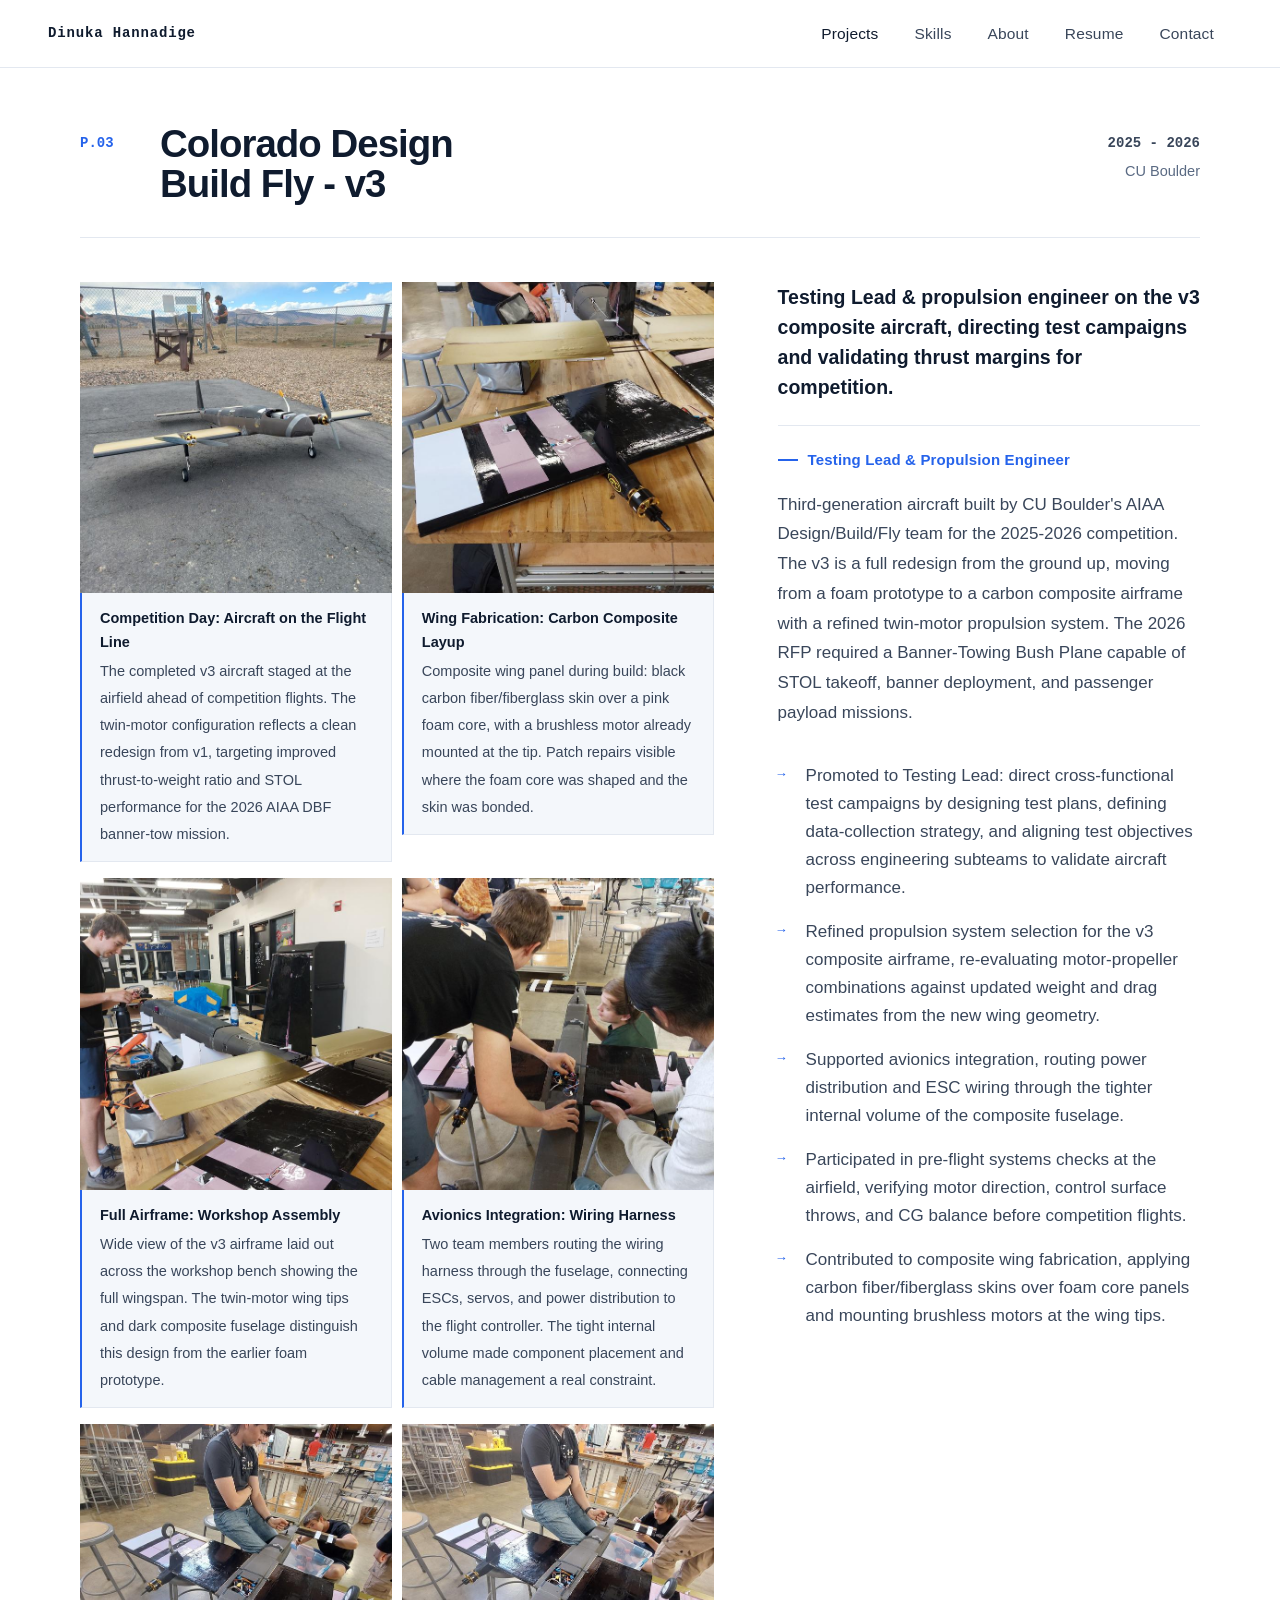
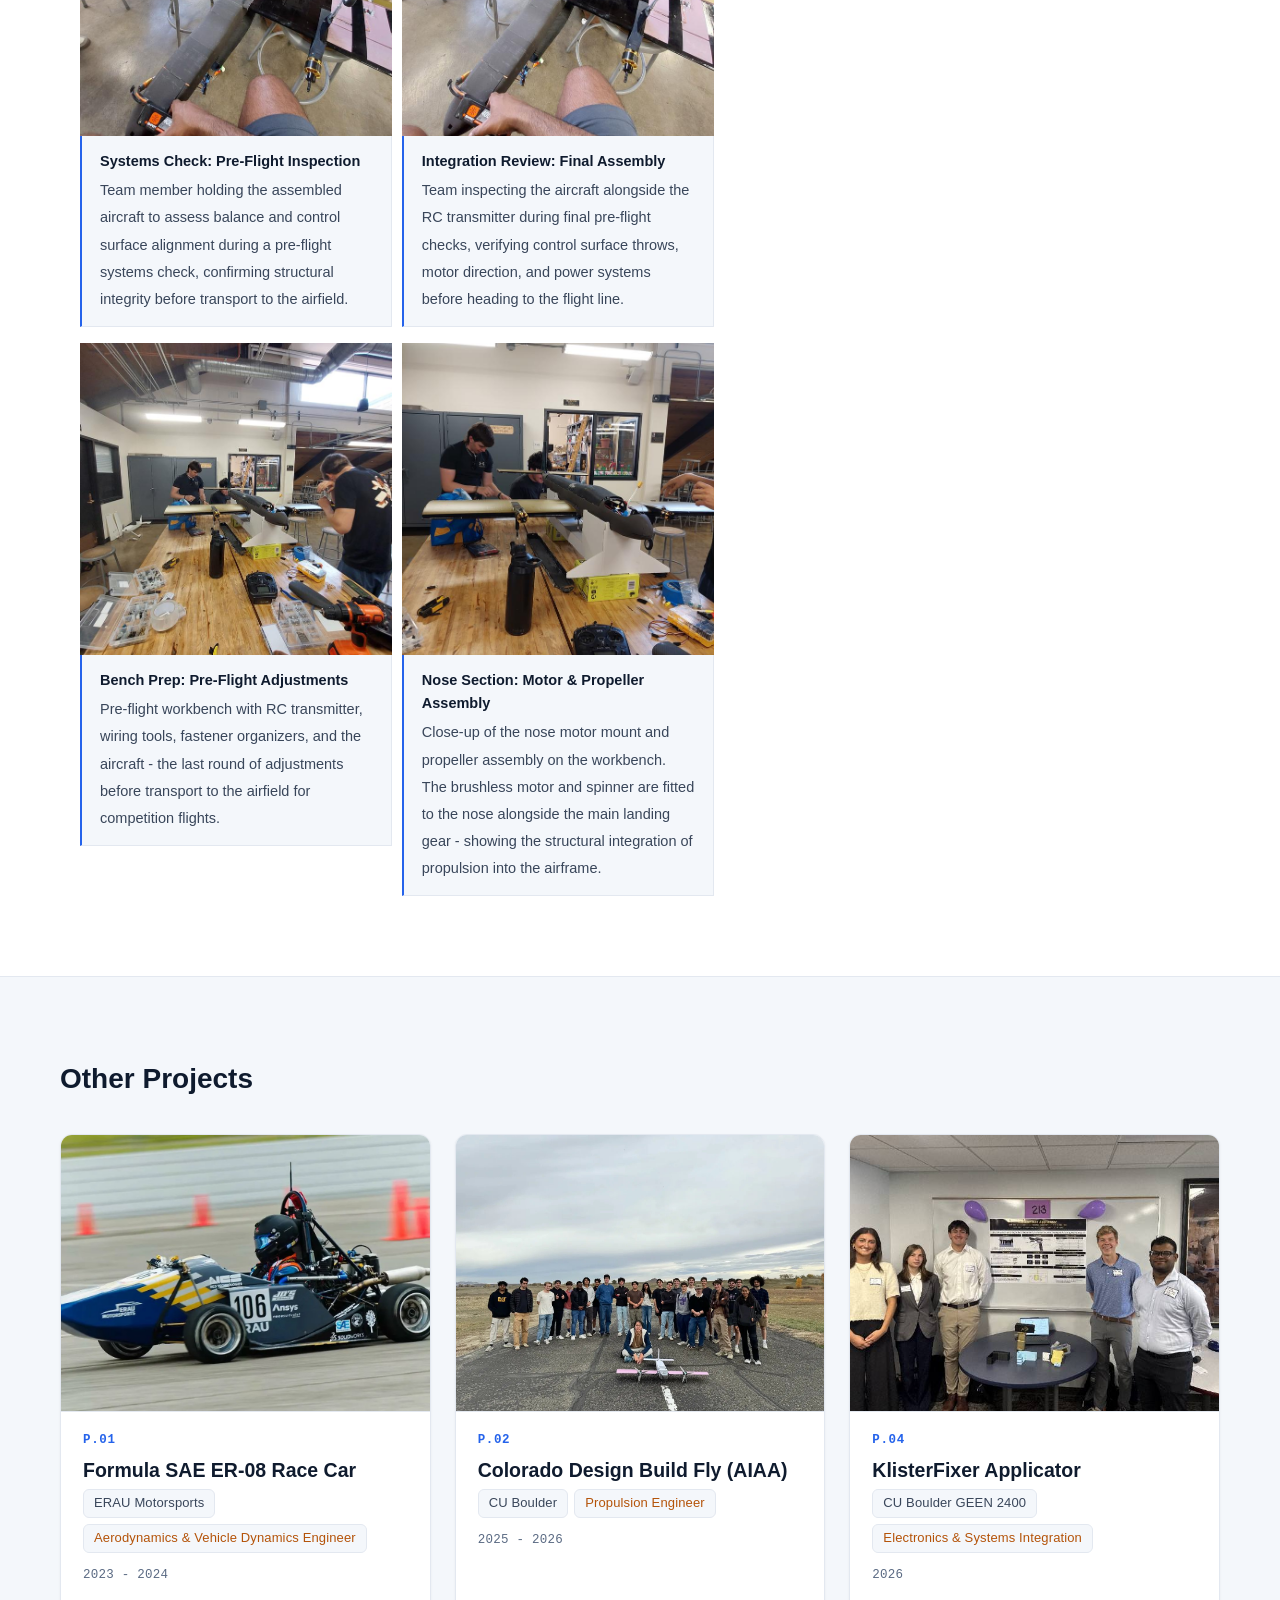
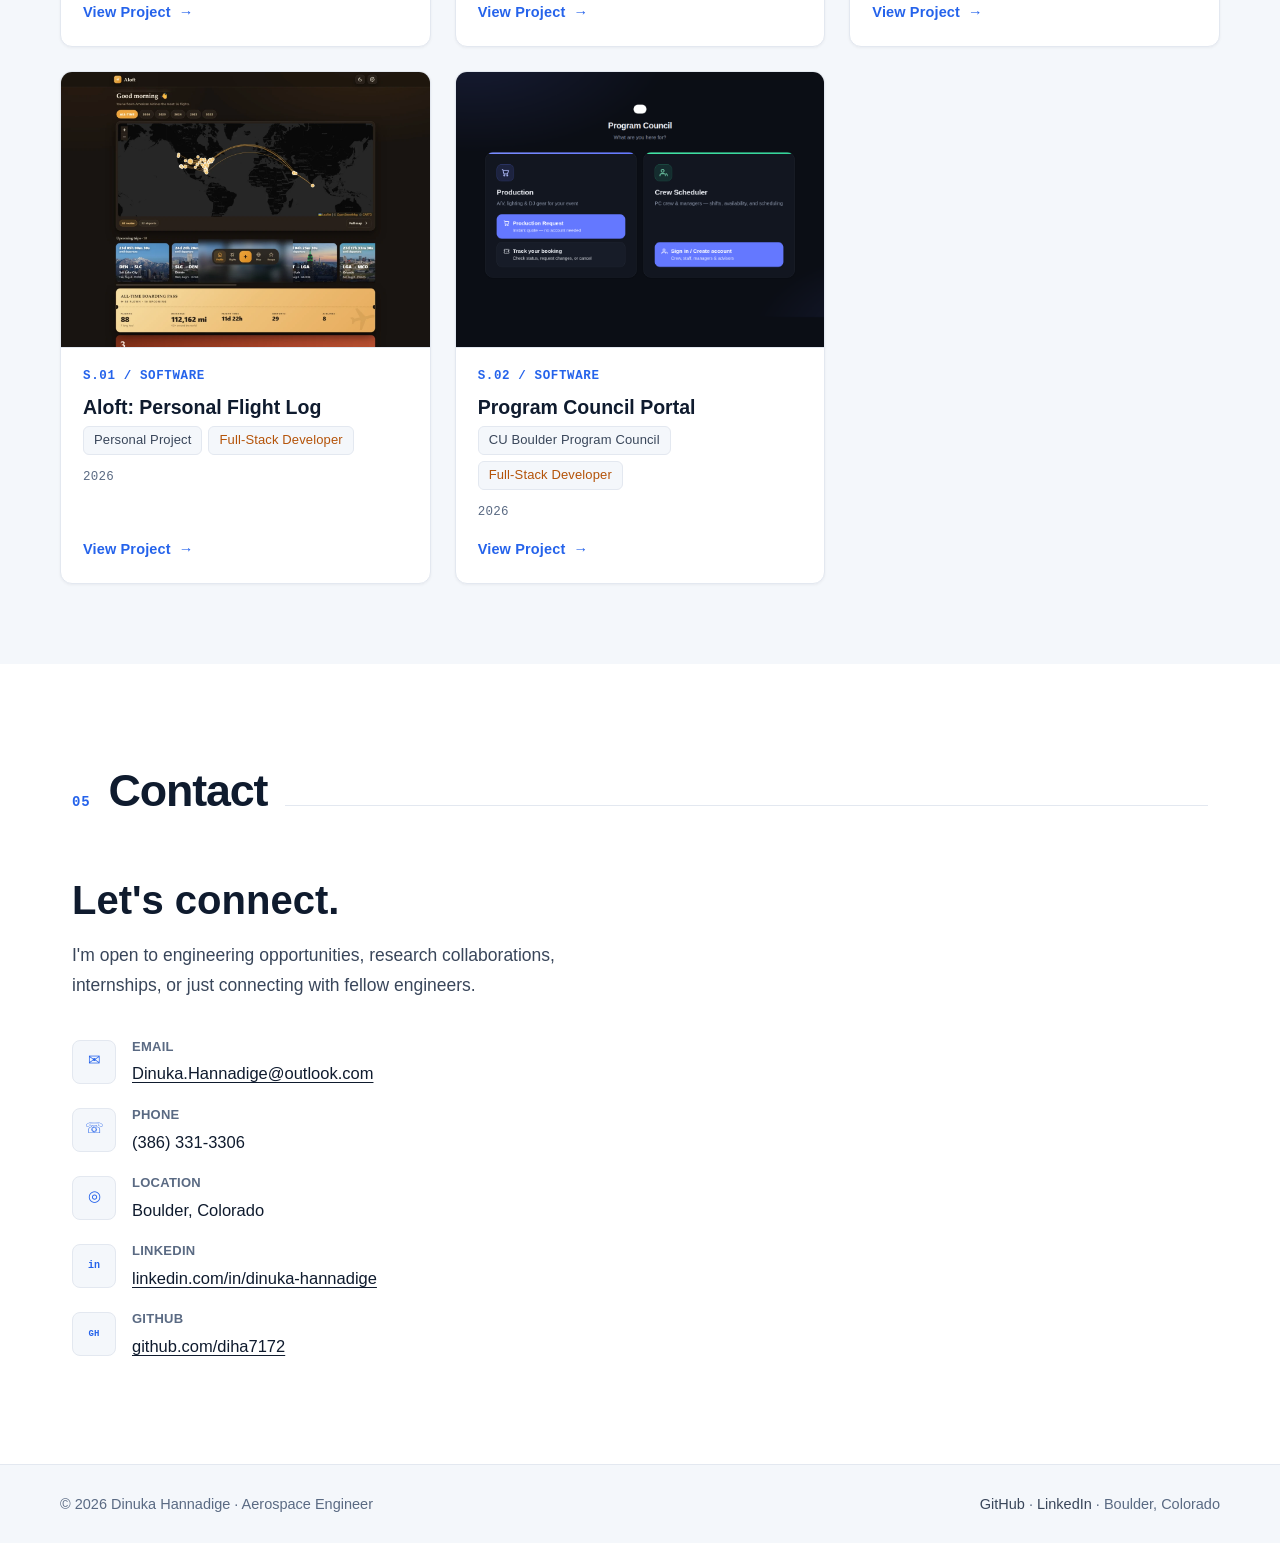
<file: projects/dbf-v3.html>
<!DOCTYPE html>
<html lang="en">
<head>
  <meta charset="UTF-8">
  <meta http-equiv="Content-Security-Policy" content="default-src 'self'; img-src 'self'; style-src 'self' 'unsafe-inline' https://fonts.googleapis.com; font-src 'self' https://fonts.gstatic.com; script-src 'self' 'unsafe-inline'; object-src 'self'; base-uri 'self'; form-action 'none'">
  <meta name="referrer" content="strict-origin-when-cross-origin">
  <meta name="viewport" content="width=device-width, initial-scale=1.0">
  <title>Colorado Design Build Fly - v3 - Dinuka Hannadige</title>
  <link rel="preconnect" href="https://fonts.googleapis.com"><link href="https://fonts.googleapis.com/css2?family=Space+Mono:wght@400;700&family=Syne:wght@400;700;800&family=DM+Sans:wght@300;400&display=swap" rel="stylesheet">
  <link rel="stylesheet" href="../style.css?v=8">
  
</head>
<body>
<nav>
  <a href="../index.html" class="nav-logo" style="text-decoration:none">Dinuka Hannadige</a>
  <ul class="nav-links"><li><a href="../projects.html" style="color:var(--text)">Projects</a></li><li><a href="../index.html#skills">Skills</a></li><li><a href="../index.html#about">About</a></li><li><a href="../index.html#resume">Resume</a></li><li><a href="../index.html#contact">Contact</a></li></ul>
</nav>

<div class="project-detail-wrap">
  <div class="project-block">
    <div class="project-header">
      <div class="project-num">P.03</div>
      <h1 class="project-title">Colorado Design<br>Build Fly - v3</h1>
      <div class="project-meta">
        <div class="project-year">2025 - 2026</div>
        <div class="project-team">CU Boulder</div>
      </div>
    </div>
    <div class="project-body">
      <div class="project-images">
        <div class="project-img-row">
          <div class="img-fig">
            <img class="aspect-sq" alt="Competition Day: Aircraft on the Flight Line" src="../assets/photos/dbf-v3.jpg">
          <div class="img-caption"><strong>Competition Day: Aircraft on the Flight Line</strong><span>The completed v3 aircraft staged at the airfield ahead of competition flights. The twin-motor configuration reflects a clean redesign from v1, targeting improved thrust-to-weight ratio and STOL performance for the 2026 AIAA DBF banner-tow mission.</span></div>
          </div>
          <div class="img-fig">
            <img class="aspect-sq" alt="Wing Fabrication: Carbon Composite Layup" src="../assets/photos/dbf-v3-01-wing-fabrication-carbon-composite-layup.jpg">
          <div class="img-caption"><strong>Wing Fabrication: Carbon Composite Layup</strong><span>Composite wing panel during build: black carbon fiber/fiberglass skin over a pink foam core, with a brushless motor already mounted at the tip. Patch repairs visible where the foam core was shaped and the skin was bonded.</span></div>
          </div>
        </div>
        <div class="project-img-row">
          <div class="img-fig">
            <img class="aspect-sq" alt="Full Airframe: Workshop Assembly" src="../assets/photos/dbf-v3-02-full-airframe-workshop-assembly.jpg">
          <div class="img-caption"><strong>Full Airframe: Workshop Assembly</strong><span>Wide view of the v3 airframe laid out across the workshop bench showing the full wingspan. The twin-motor wing tips and dark composite fuselage distinguish this design from the earlier foam prototype.</span></div>
          </div>
          <div class="img-fig">
            <img class="aspect-sq" alt="Avionics Integration: Wiring Harness" src="../assets/photos/dbf-v3-03-avionics-integration-wiring-harness.jpg">
          <div class="img-caption"><strong>Avionics Integration: Wiring Harness</strong><span>Two team members routing the wiring harness through the fuselage, connecting ESCs, servos, and power distribution to the flight controller. The tight internal volume made component placement and cable management a real constraint.</span></div>
          </div>
        </div>
        <div class="project-img-row">
          <div class="img-fig">
            <img class="aspect-sq" alt="Systems Check: Pre-Flight Inspection" src="../assets/photos/dbf-v3-04-systems-check-pre-flight-inspection.jpg">
          <div class="img-caption"><strong>Systems Check: Pre-Flight Inspection</strong><span>Team member holding the assembled aircraft to assess balance and control surface alignment during a pre-flight systems check, confirming structural integrity before transport to the airfield.</span></div>
          </div>
          <div class="img-fig">
            <img class="aspect-sq" alt="Integration Review: Final Assembly" src="../assets/photos/dbf-v3-05-integration-review-final-assembly.jpg">
          <div class="img-caption"><strong>Integration Review: Final Assembly</strong><span>Team inspecting the aircraft alongside the RC transmitter during final pre-flight checks, verifying control surface throws, motor direction, and power systems before heading to the flight line.</span></div>
          </div>
        </div>
        <div class="project-img-row">
          <div class="img-fig">
            <img class="aspect-sq" alt="Bench Prep: Pre-Flight Adjustments" src="../assets/photos/dbf-v3-06-bench-prep-pre-flight-adjustments.jpg">
          <div class="img-caption"><strong>Bench Prep: Pre-Flight Adjustments</strong><span>Pre-flight workbench with RC transmitter, wiring tools, fastener organizers, and the aircraft - the last round of adjustments before transport to the airfield for competition flights.</span></div>
          </div>
          <div class="img-fig">
            <img class="aspect-sq" alt="Nose Section: Motor & Propeller Assembly" src="../assets/photos/dbf-v3-07-nose-section-motor-propeller-assembly.jpg">
          <div class="img-caption"><strong>Nose Section: Motor & Propeller Assembly</strong><span>Close-up of the nose motor mount and propeller assembly on the workbench. The brushless motor and spinner are fitted to the nose alongside the main landing gear - showing the structural integration of propulsion into the airframe.</span></div>
          </div>
        </div>
      </div>
      <div>
        <p class="project-tldr">Testing Lead &amp; propulsion engineer on the v3 composite aircraft, directing test campaigns and validating thrust margins for competition.</p>
        <div class="project-role">Testing Lead &amp; Propulsion Engineer</div>
        <p class="project-desc">Third-generation aircraft built by CU Boulder's AIAA Design/Build/Fly team for the 2025-2026 competition. The v3 is a full redesign from the ground up, moving from a foam prototype to a carbon composite airframe with a refined twin-motor propulsion system. The 2026 RFP required a Banner-Towing Bush Plane capable of STOL takeoff, banner deployment, and passenger payload missions.</p>
        <ul class="project-bullets">
          <li>Promoted to Testing Lead: direct cross-functional test campaigns by designing test plans, defining data-collection strategy, and aligning test objectives across engineering subteams to validate aircraft performance.</li>
          <li>Refined propulsion system selection for the v3 composite airframe, re-evaluating motor-propeller combinations against updated weight and drag estimates from the new wing geometry.</li>
          <li>Supported avionics integration, routing power distribution and ESC wiring through the tighter internal volume of the composite fuselage.</li>
          <li>Participated in pre-flight systems checks at the airfield, verifying motor direction, control surface throws, and CG balance before competition flights.</li>
          <li>Contributed to composite wing fabrication, applying carbon fiber/fiberglass skins over foam core panels and mounting brushless motors at the wing tips.</li>
        </ul>
      </div>
    </div>
  </div>
</div>

<section class="other-projects">
  <div class="other-projects-heading">Other Projects</div>
  <div class="other-projects-grid">
    <a href="../projects/fsae.html" class="proj-card">
  <div class="proj-card-thumb"><img src="../assets/photos/fsae.jpg" alt="Formula SAE ER-08 Race Car" loading="lazy"></div>
  <div class="proj-card-body">
    <div class="proj-card-num">P.01</div>
    <div class="proj-card-title">Formula SAE ER-08 Race Car</div>
    <div class="proj-card-tags"><span class="tag">ERAU Motorsports</span><span class="tag" style="color:var(--accent2)">Aerodynamics & Vehicle Dynamics Engineer</span></div>
    <div class="proj-card-year">2023 - 2024</div>
    <div class="proj-card-cta">View Project</div>
  </div>
</a><a href="../projects/dbf-v1.html" class="proj-card">
  <div class="proj-card-thumb"><img src="../assets/photos/dbf-v1.jpg" alt="Colorado Design Build Fly (AIAA)" loading="lazy"></div>
  <div class="proj-card-body">
    <div class="proj-card-num">P.02</div>
    <div class="proj-card-title">Colorado Design Build Fly (AIAA)</div>
    <div class="proj-card-tags"><span class="tag">CU Boulder</span><span class="tag" style="color:var(--accent2)">Propulsion Engineer</span></div>
    <div class="proj-card-year">2025 - 2026</div>
    <div class="proj-card-cta">View Project</div>
  </div>
</a><a href="../projects/klisterfixer.html" class="proj-card">
  <div class="proj-card-thumb"><img src="../assets/photos/klisterfixer.jpg" alt="KlisterFixer Applicator" loading="lazy"></div>
  <div class="proj-card-body">
    <div class="proj-card-num">P.04</div>
    <div class="proj-card-title">KlisterFixer Applicator</div>
    <div class="proj-card-tags"><span class="tag">CU Boulder GEEN 2400</span><span class="tag" style="color:var(--accent2)">Electronics & Systems Integration</span></div>
    <div class="proj-card-year">2026</div>
    <div class="proj-card-cta">View Project</div>
  </div>
</a><a href="../projects/aloft.html" class="proj-card">
  <div class="proj-card-thumb"><img src="../assets/aloft/dashboard.webp" alt="Aloft personal flight log" loading="lazy"></div>
  <div class="proj-card-body">
    <div class="proj-card-num">S.01 / Software</div>
    <div class="proj-card-title">Aloft: Personal Flight Log</div>
    <div class="proj-card-tags"><span class="tag">Personal Project</span><span class="tag" style="color:var(--accent2)">Full-Stack Developer</span></div>
    <div class="proj-card-year">2026</div>
    <div class="proj-card-cta">View Project</div>
  </div>
</a><a href="../projects/crew-scheduler.html" class="proj-card">
  <div class="proj-card-thumb"><img src="../assets/crew/portal-hub.png" alt="Program Council Crew Scheduler" loading="lazy"></div>
  <div class="proj-card-body">
    <div class="proj-card-num">S.02 / Software</div>
    <div class="proj-card-title">Program Council Portal</div>
    <div class="proj-card-tags"><span class="tag">CU Boulder Program Council</span><span class="tag" style="color:var(--accent2)">Full-Stack Developer</span></div>
    <div class="proj-card-year">2026</div>
    <div class="proj-card-cta">View Project</div>
  </div>
</a>
  </div>
</section>
<section id="contact">
  <div class="section-header">
    <span class="section-num">05</span>
    <h2 class="section-title">Contact</h2>
    <div class="section-line"></div>
  </div>
  <div class="contact-details-only">
    <h3>Let's connect.</h3>
    <p>I'm open to engineering opportunities, research collaborations, internships, or just connecting with fellow engineers.</p>
    <div class="contact-details">
      <div class="contact-item"><div class="contact-icon">✉</div><div><div class="ci-label">Email</div><div class="ci-value"><a href="mailto:Dinuka.Hannadige@outlook.com">Dinuka.Hannadige@outlook.com</a></div></div></div>
      <div class="contact-item"><div class="contact-icon">☏</div><div><div class="ci-label">Phone</div><div class="ci-value">(386) 331-3306</div></div></div>
      <div class="contact-item"><div class="contact-icon">◎</div><div><div class="ci-label">Location</div><div class="ci-value">Boulder, Colorado</div></div></div>
      <div class="contact-item"><div class="contact-icon" style="font-size:10px;font-weight:700;">in</div><div><div class="ci-label">LinkedIn</div><div class="ci-value"><a href="https://www.linkedin.com/in/dinuka-hannadige" target="_blank" rel="noopener">linkedin.com/in/dinuka-hannadige</a></div></div></div><div class="contact-item"><div class="contact-icon" style="font-size:9px;font-weight:700;">GH</div><div><div class="ci-label">GitHub</div><div class="ci-value"><a href="https://github.com/diha7172" target="_blank" rel="noopener">github.com/diha7172</a></div></div></div>
    </div>
  </div>
</section>
<footer>
  <p>© 2026 Dinuka Hannadige · Aerospace Engineer</p>
  <p><a href="https://github.com/diha7172" target="_blank" rel="noopener">GitHub</a> · <a href="https://www.linkedin.com/in/dinuka-hannadige" target="_blank" rel="noopener">LinkedIn</a> · Boulder, Colorado</p>
</footer>

</body>
</html>
</file>
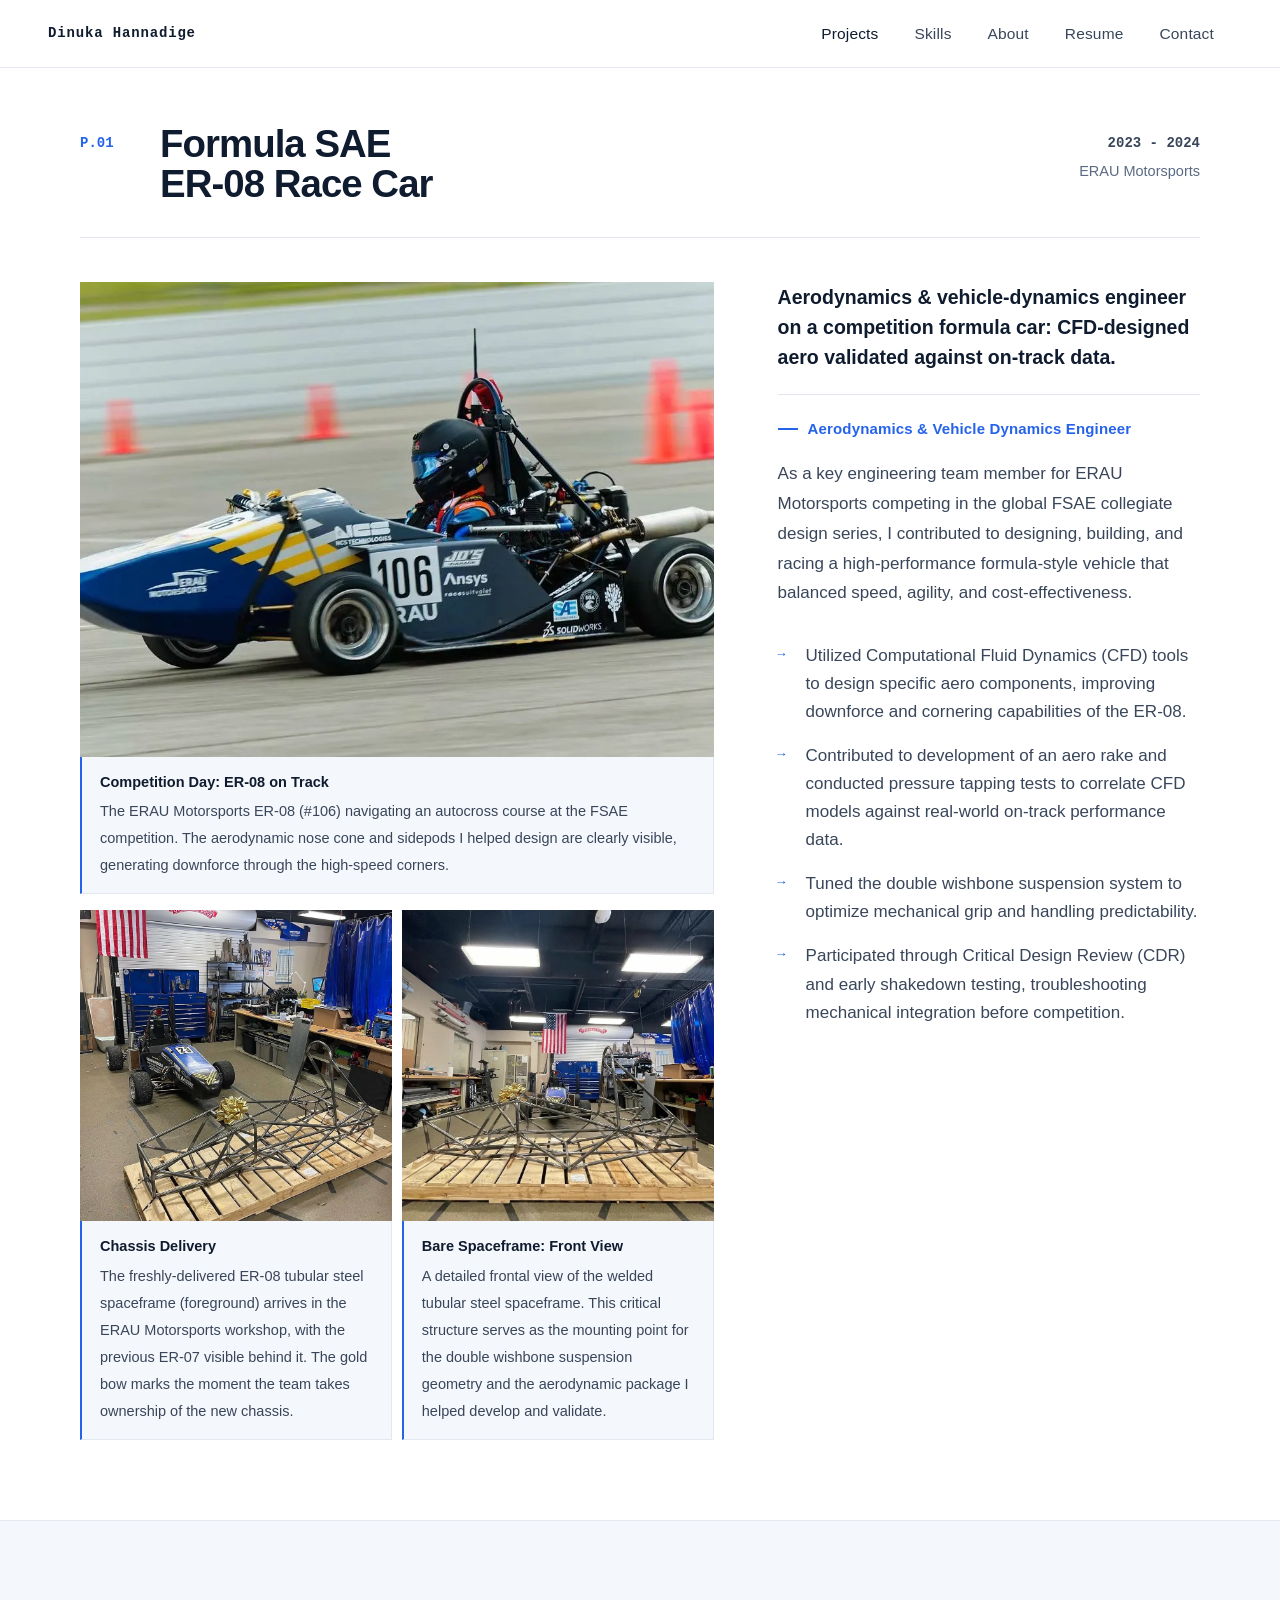
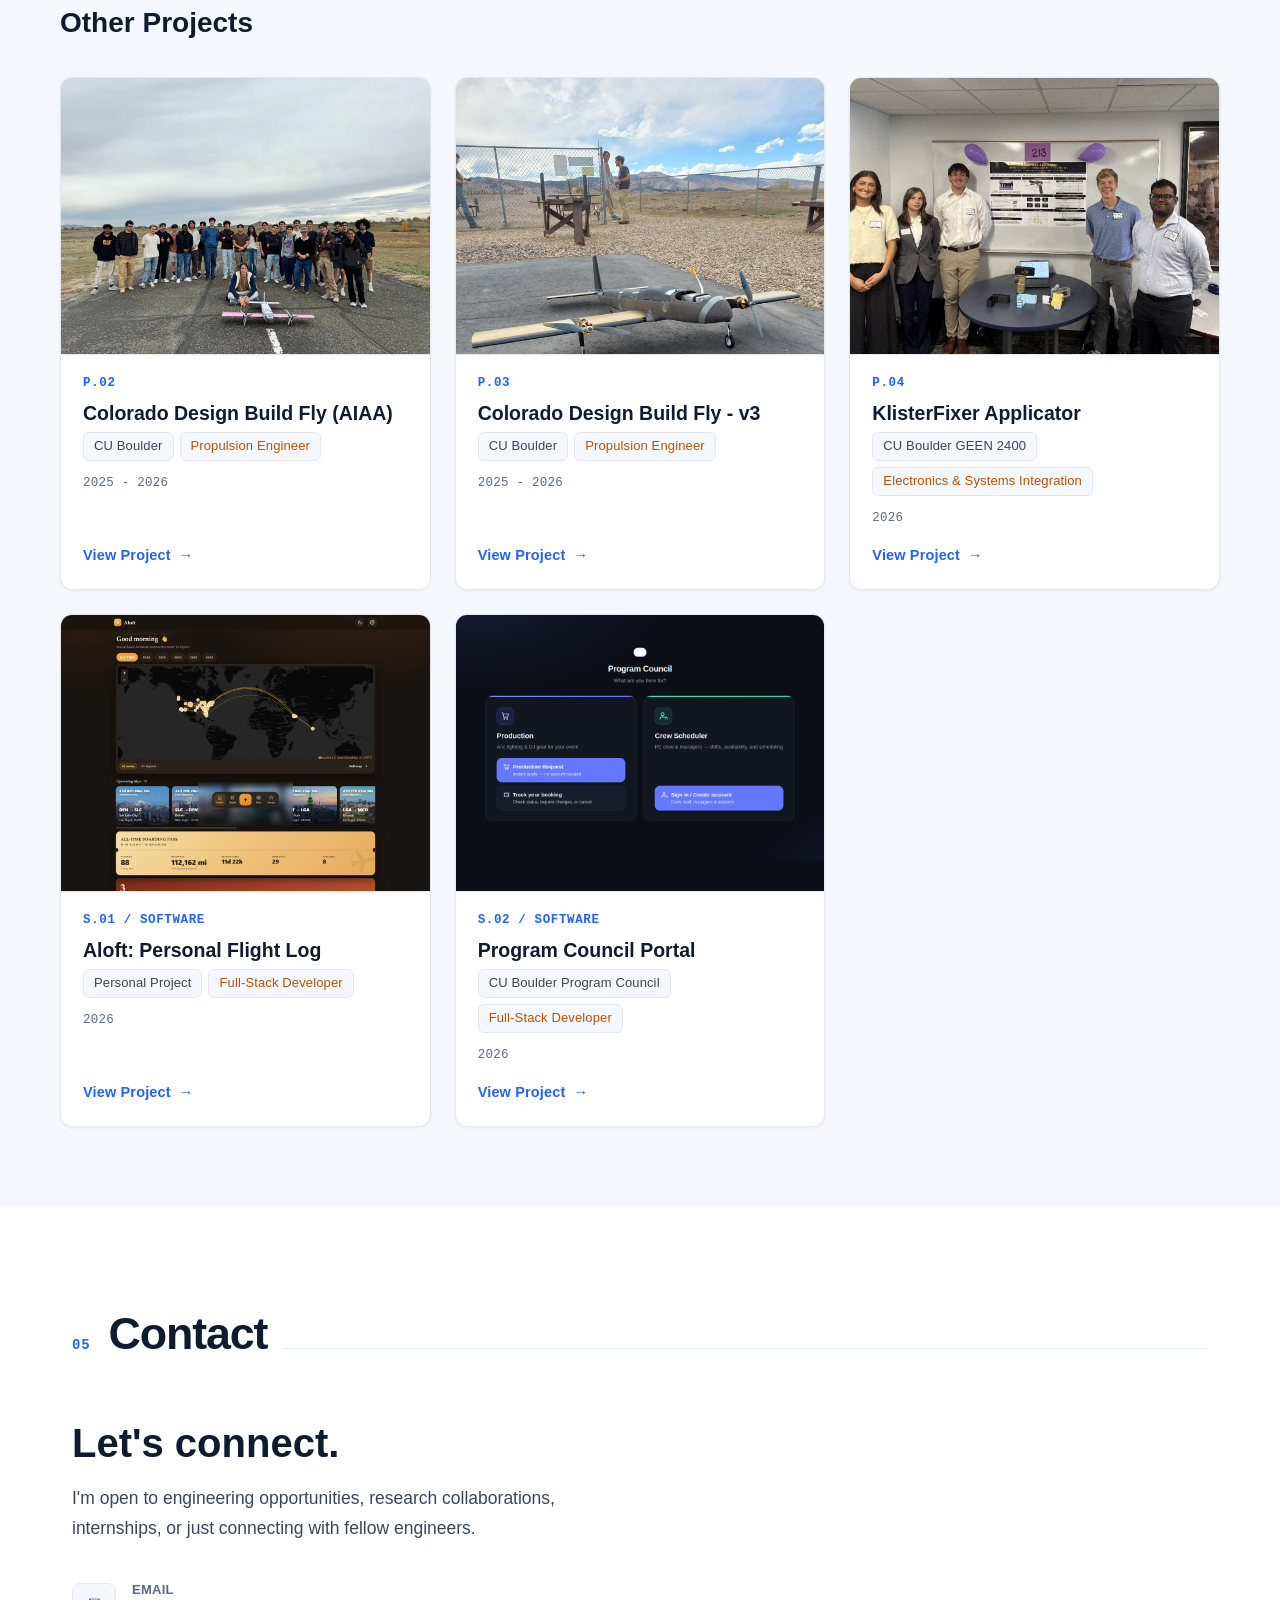
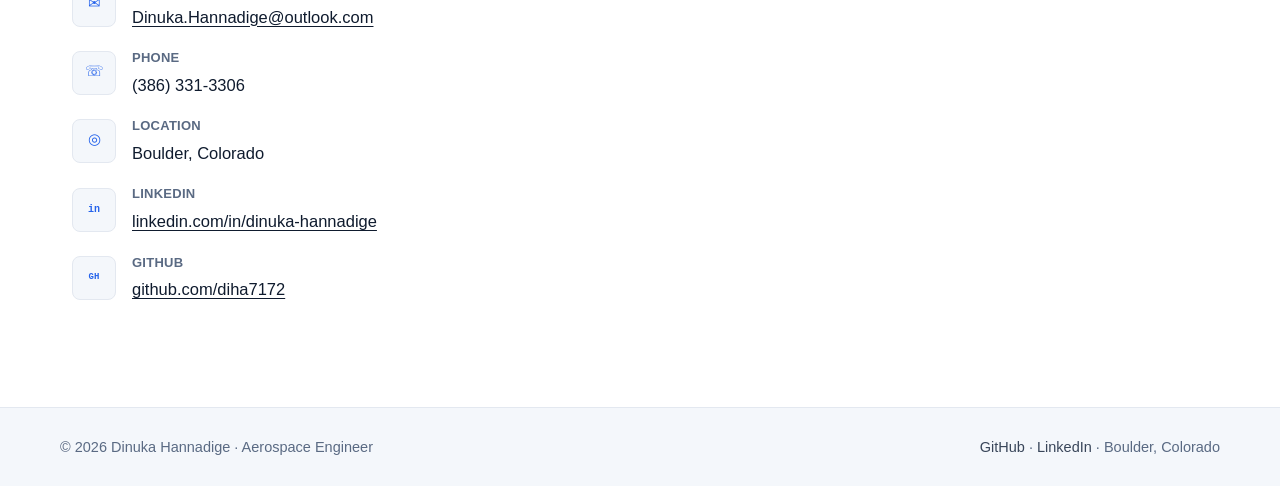
<file: projects/fsae.html>
<!DOCTYPE html>
<html lang="en">
<head>
  <meta charset="UTF-8">
  <meta http-equiv="Content-Security-Policy" content="default-src 'self'; img-src 'self'; style-src 'self' 'unsafe-inline' https://fonts.googleapis.com; font-src 'self' https://fonts.gstatic.com; script-src 'self' 'unsafe-inline'; object-src 'self'; base-uri 'self'; form-action 'none'">
  <meta name="referrer" content="strict-origin-when-cross-origin">
  <meta name="viewport" content="width=device-width, initial-scale=1.0">
  <title>Formula SAE ER-08 Race Car - Dinuka Hannadige</title>
  <link rel="preconnect" href="https://fonts.googleapis.com"><link href="https://fonts.googleapis.com/css2?family=Space+Mono:wght@400;700&family=Syne:wght@400;700;800&family=DM+Sans:wght@300;400&display=swap" rel="stylesheet">
  <link rel="stylesheet" href="../style.css?v=8">
  
</head>
<body>
<nav>
  <a href="../index.html" class="nav-logo" style="text-decoration:none">Dinuka Hannadige</a>
  <ul class="nav-links"><li><a href="../projects.html" style="color:var(--text)">Projects</a></li><li><a href="../index.html#skills">Skills</a></li><li><a href="../index.html#about">About</a></li><li><a href="../index.html#resume">Resume</a></li><li><a href="../index.html#contact">Contact</a></li></ul>
</nav>

<div class="project-detail-wrap">
  <div class="project-block">
    <div class="project-header">
      <div class="project-num">P.01</div>
      <h1 class="project-title">Formula SAE<br>ER-08 Race Car</h1>
      <div class="project-meta">
        <div class="project-year">2023 - 2024</div>
        <div class="project-team">ERAU Motorsports</div>
      </div>
    </div>
    <div class="project-body">
      <div class="project-images">
        <div class="img-fig">
          <img class="aspect-main" src="../assets/photos/fsae.jpg" alt="ERAU ER-08 Formula SAE race car #106 competing on track" style="aspect-ratio:4/3">
          <div class="img-caption">
            <strong>Competition Day: ER-08 on Track</strong>
            <span>The ERAU Motorsports ER-08 (#106) navigating an autocross course at the FSAE competition. The aerodynamic nose cone and sidepods I helped design are clearly visible, generating downforce through the high-speed corners.</span>
          </div>
        </div>
        <div class="project-img-row">
          <div class="img-fig">
            <img class="aspect-sq" src="../assets/photos/fsae-01-chassis-delivery.jpg" alt="Workshop showing new ER-08 spaceframe chassis alongside previous car" style="aspect-ratio:1/1">
            <div class="img-caption">
              <strong>Chassis Delivery</strong>
              <span>The freshly-delivered ER-08 tubular steel spaceframe (foreground) arrives in the ERAU Motorsports workshop, with the previous ER-07 visible behind it. The gold bow marks the moment the team takes ownership of the new chassis.</span>
            </div>
          </div>
          <div class="img-fig">
            <img class="aspect-sq" src="../assets/photos/fsae-02-bare-spaceframe-front-view.jpg" alt="Close-up front view of bare ER-08 steel spaceframe chassis" style="aspect-ratio:1/1">
            <div class="img-caption">
              <strong>Bare Spaceframe: Front View</strong>
              <span>A detailed frontal view of the welded tubular steel spaceframe. This critical structure serves as the mounting point for the double wishbone suspension geometry and the aerodynamic package I helped develop and validate.</span>
            </div>
          </div>
        </div>
      </div>
      <div>
        <p class="project-tldr">Aerodynamics &amp; vehicle-dynamics engineer on a competition formula car: CFD-designed aero validated against on-track data.</p>
        <div class="project-role">Aerodynamics &amp; Vehicle Dynamics Engineer</div>
        <p class="project-desc">As a key engineering team member for ERAU Motorsports competing in the global FSAE collegiate design series, I contributed to designing, building, and racing a high-performance formula-style vehicle that balanced speed, agility, and cost-effectiveness.</p>
        <ul class="project-bullets">
          <li>Utilized Computational Fluid Dynamics (CFD) tools to design specific aero components, improving downforce and cornering capabilities of the ER-08.</li>
          <li>Contributed to development of an aero rake and conducted pressure tapping tests to correlate CFD models against real-world on-track performance data.</li>
          <li>Tuned the double wishbone suspension system to optimize mechanical grip and handling predictability.</li>
          <li>Participated through Critical Design Review (CDR) and early shakedown testing, troubleshooting mechanical integration before competition.</li>
        </ul>
      </div>
    </div>
  </div>
</div>

<section class="other-projects">
  <div class="other-projects-heading">Other Projects</div>
  <div class="other-projects-grid">
    <a href="../projects/dbf-v1.html" class="proj-card">
  <div class="proj-card-thumb"><img src="../assets/photos/dbf-v1.jpg" alt="Colorado Design Build Fly (AIAA)" loading="lazy"></div>
  <div class="proj-card-body">
    <div class="proj-card-num">P.02</div>
    <div class="proj-card-title">Colorado Design Build Fly (AIAA)</div>
    <div class="proj-card-tags"><span class="tag">CU Boulder</span><span class="tag" style="color:var(--accent2)">Propulsion Engineer</span></div>
    <div class="proj-card-year">2025 - 2026</div>
    <div class="proj-card-cta">View Project</div>
  </div>
</a><a href="../projects/dbf-v3.html" class="proj-card">
  <div class="proj-card-thumb"><img src="../assets/photos/dbf-v3.jpg" alt="Colorado Design Build Fly - v3" loading="lazy"></div>
  <div class="proj-card-body">
    <div class="proj-card-num">P.03</div>
    <div class="proj-card-title">Colorado Design Build Fly - v3</div>
    <div class="proj-card-tags"><span class="tag">CU Boulder</span><span class="tag" style="color:var(--accent2)">Propulsion Engineer</span></div>
    <div class="proj-card-year">2025 - 2026</div>
    <div class="proj-card-cta">View Project</div>
  </div>
</a><a href="../projects/klisterfixer.html" class="proj-card">
  <div class="proj-card-thumb"><img src="../assets/photos/klisterfixer.jpg" alt="KlisterFixer Applicator" loading="lazy"></div>
  <div class="proj-card-body">
    <div class="proj-card-num">P.04</div>
    <div class="proj-card-title">KlisterFixer Applicator</div>
    <div class="proj-card-tags"><span class="tag">CU Boulder GEEN 2400</span><span class="tag" style="color:var(--accent2)">Electronics & Systems Integration</span></div>
    <div class="proj-card-year">2026</div>
    <div class="proj-card-cta">View Project</div>
  </div>
</a><a href="../projects/aloft.html" class="proj-card">
  <div class="proj-card-thumb"><img src="../assets/aloft/dashboard.webp" alt="Aloft personal flight log" loading="lazy"></div>
  <div class="proj-card-body">
    <div class="proj-card-num">S.01 / Software</div>
    <div class="proj-card-title">Aloft: Personal Flight Log</div>
    <div class="proj-card-tags"><span class="tag">Personal Project</span><span class="tag" style="color:var(--accent2)">Full-Stack Developer</span></div>
    <div class="proj-card-year">2026</div>
    <div class="proj-card-cta">View Project</div>
  </div>
</a><a href="../projects/crew-scheduler.html" class="proj-card">
  <div class="proj-card-thumb"><img src="../assets/crew/portal-hub.png" alt="Program Council Crew Scheduler" loading="lazy"></div>
  <div class="proj-card-body">
    <div class="proj-card-num">S.02 / Software</div>
    <div class="proj-card-title">Program Council Portal</div>
    <div class="proj-card-tags"><span class="tag">CU Boulder Program Council</span><span class="tag" style="color:var(--accent2)">Full-Stack Developer</span></div>
    <div class="proj-card-year">2026</div>
    <div class="proj-card-cta">View Project</div>
  </div>
</a>
  </div>
</section>
<section id="contact">
  <div class="section-header">
    <span class="section-num">05</span>
    <h2 class="section-title">Contact</h2>
    <div class="section-line"></div>
  </div>
  <div class="contact-details-only">
    <h3>Let's connect.</h3>
    <p>I'm open to engineering opportunities, research collaborations, internships, or just connecting with fellow engineers.</p>
    <div class="contact-details">
      <div class="contact-item"><div class="contact-icon">✉</div><div><div class="ci-label">Email</div><div class="ci-value"><a href="mailto:Dinuka.Hannadige@outlook.com">Dinuka.Hannadige@outlook.com</a></div></div></div>
      <div class="contact-item"><div class="contact-icon">☏</div><div><div class="ci-label">Phone</div><div class="ci-value">(386) 331-3306</div></div></div>
      <div class="contact-item"><div class="contact-icon">◎</div><div><div class="ci-label">Location</div><div class="ci-value">Boulder, Colorado</div></div></div>
      <div class="contact-item"><div class="contact-icon" style="font-size:10px;font-weight:700;">in</div><div><div class="ci-label">LinkedIn</div><div class="ci-value"><a href="https://www.linkedin.com/in/dinuka-hannadige" target="_blank" rel="noopener">linkedin.com/in/dinuka-hannadige</a></div></div></div><div class="contact-item"><div class="contact-icon" style="font-size:9px;font-weight:700;">GH</div><div><div class="ci-label">GitHub</div><div class="ci-value"><a href="https://github.com/diha7172" target="_blank" rel="noopener">github.com/diha7172</a></div></div></div>
    </div>
  </div>
</section>
<footer>
  <p>© 2026 Dinuka Hannadige · Aerospace Engineer</p>
  <p><a href="https://github.com/diha7172" target="_blank" rel="noopener">GitHub</a> · <a href="https://www.linkedin.com/in/dinuka-hannadige" target="_blank" rel="noopener">LinkedIn</a> · Boulder, Colorado</p>
</footer>

</body>
</html>
</file>
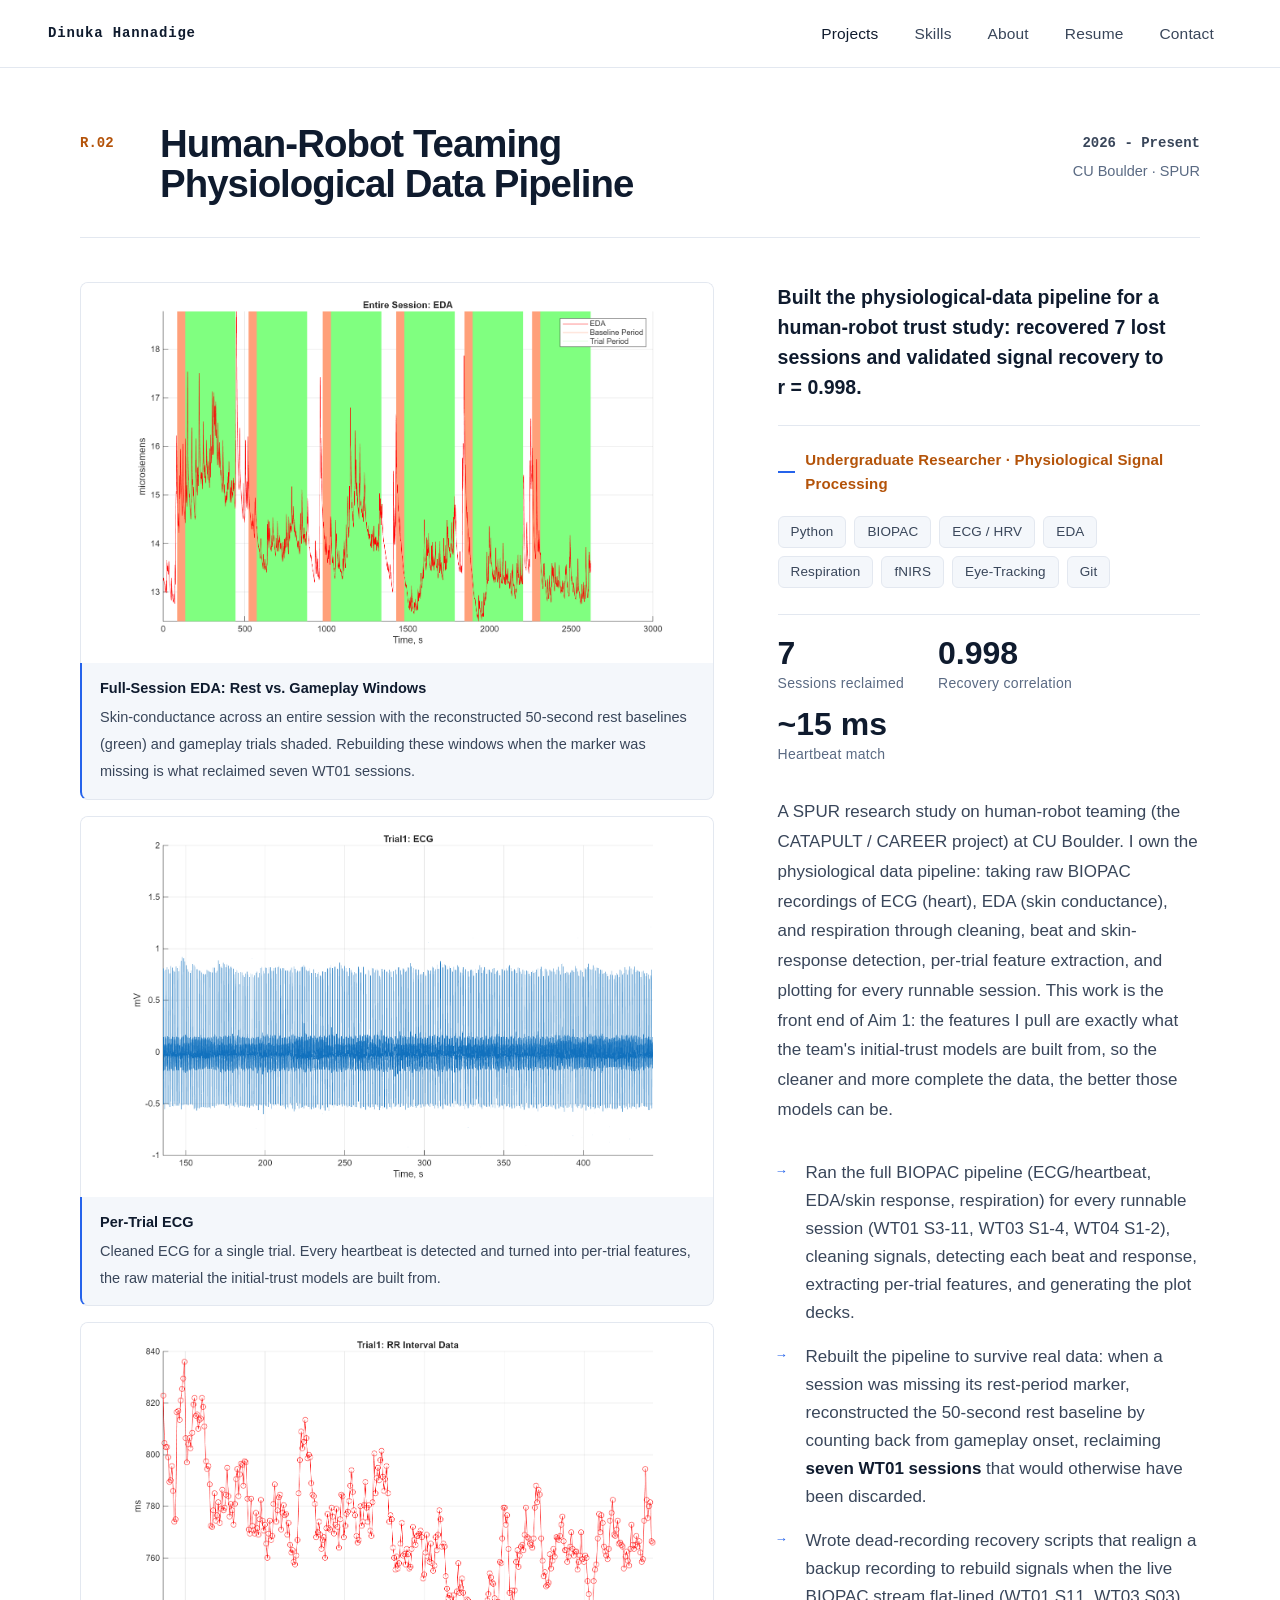
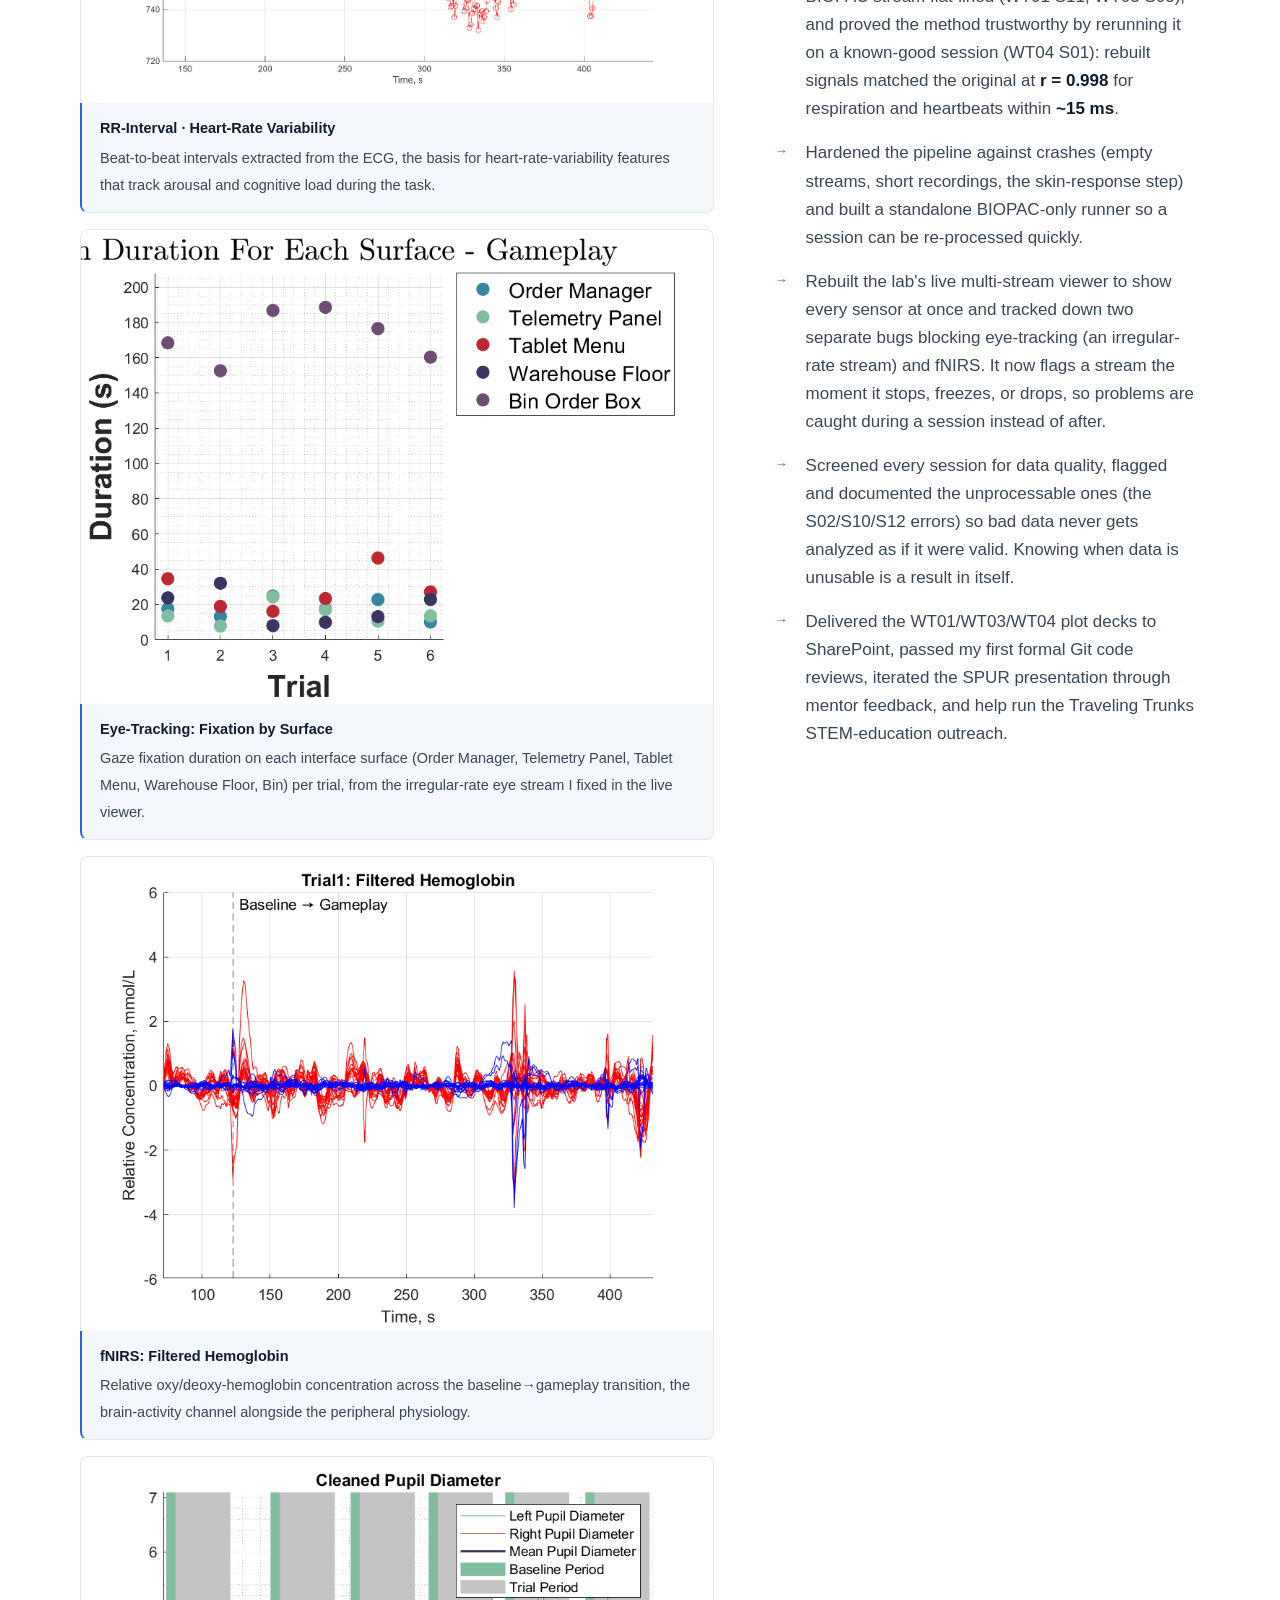
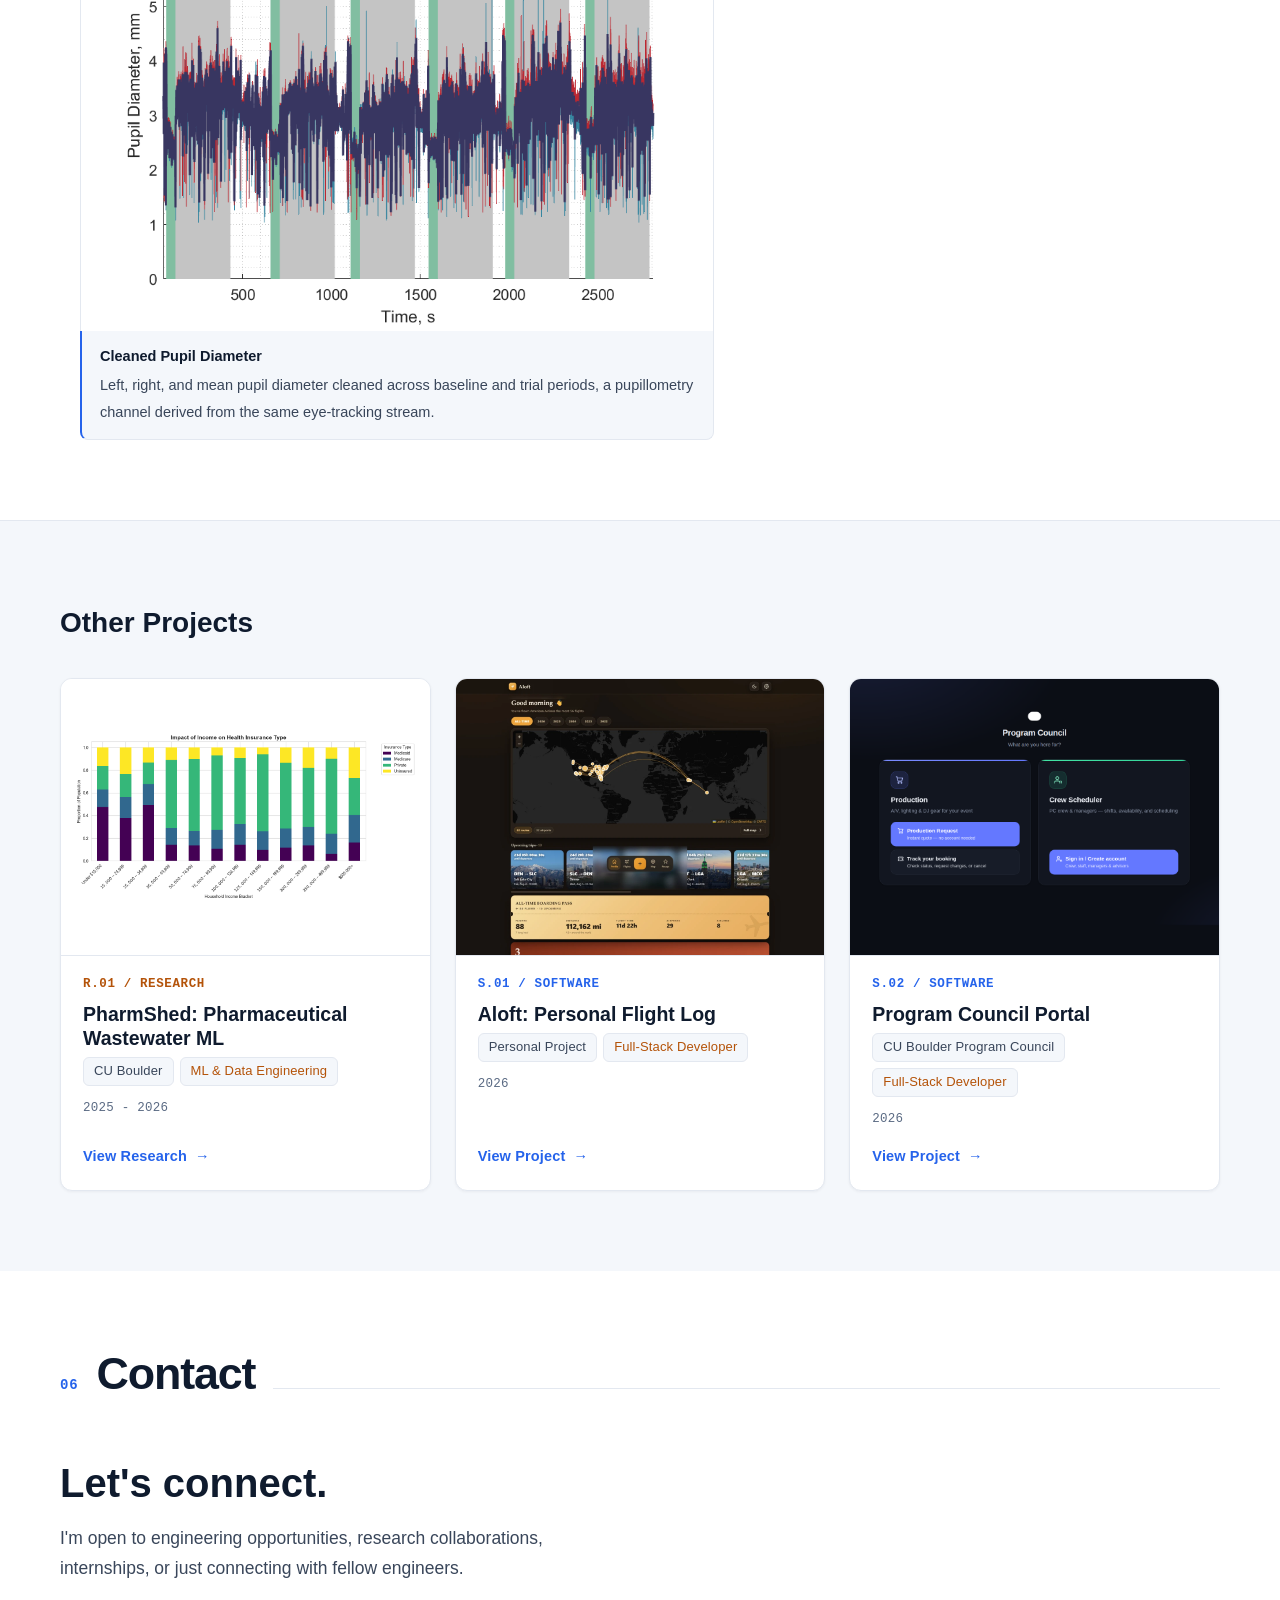
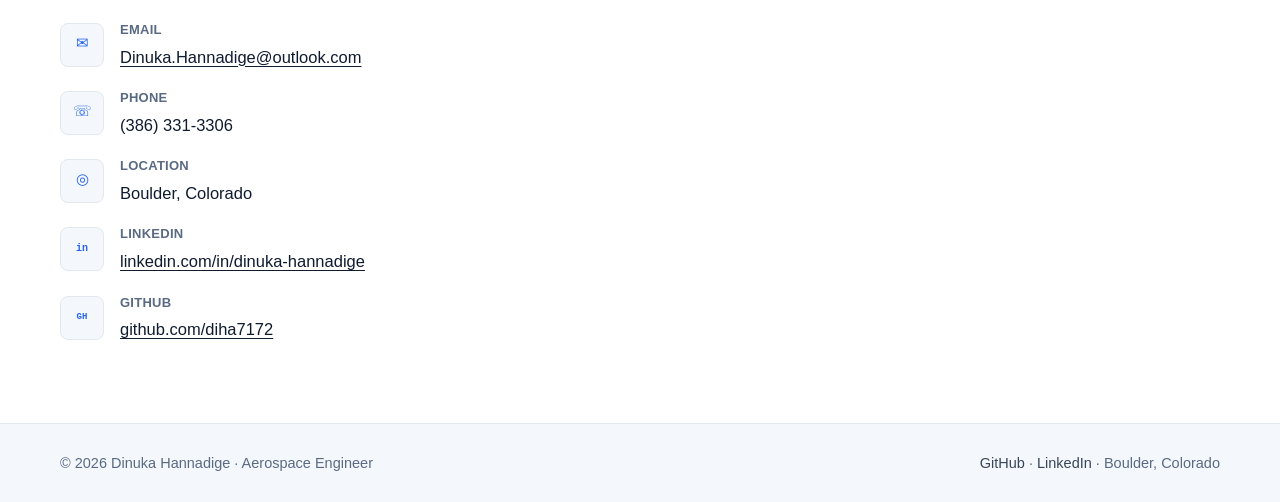
<file: projects/human-robot-teaming.html>
<!DOCTYPE html>
<html lang="en">
<head>
  <meta charset="UTF-8">
  <meta http-equiv="Content-Security-Policy" content="default-src 'self'; img-src 'self'; style-src 'self' 'unsafe-inline' https://fonts.googleapis.com; font-src 'self' https://fonts.gstatic.com; script-src 'self' 'unsafe-inline'; object-src 'self'; base-uri 'self'; form-action 'none'">
  <meta name="referrer" content="strict-origin-when-cross-origin">
  <meta name="viewport" content="width=device-width, initial-scale=1.0">
  <title>Human-Robot Teaming Research - Dinuka Hannadige</title>
  <link rel="preconnect" href="https://fonts.googleapis.com"><link href="https://fonts.googleapis.com/css2?family=Space+Mono:wght@400;700&family=Syne:wght@400;700;800&family=DM+Sans:wght@300;400&display=swap" rel="stylesheet">
  <link rel="stylesheet" href="../style.css?v=8">
</head>
<body>
<nav>
  <a href="../index.html" class="nav-logo" style="text-decoration:none">Dinuka Hannadige</a>
  <ul class="nav-links"><li><a href="../projects.html" style="color:var(--text)">Projects</a></li><li><a href="../index.html#skills">Skills</a></li><li><a href="../index.html#about">About</a></li><li><a href="../index.html#resume">Resume</a></li><li><a href="../index.html#contact">Contact</a></li></ul>
</nav>

<div class="project-detail-wrap">
  <div class="project-block">
    <div class="project-header">
      <div class="project-num" style="color:var(--accent2)">R.02</div>
      <h1 class="project-title">Human-Robot Teaming<br>Physiological Data Pipeline</h1>
      <div class="project-meta">
        <div class="project-year">2026 - Present</div>
        <div class="project-team">CU Boulder &middot; SPUR</div>
      </div>
    </div>
    <div class="project-body">
      <div class="project-images">
        <figure class="data-fig">
          <img class="shot" src="../assets/hrt/session-eda.png" alt="Full-session skin conductance (EDA) with baseline and gameplay windows" loading="lazy">
          <figcaption class="img-caption"><strong>Full-Session EDA: Rest vs. Gameplay Windows</strong><span>Skin-conductance across an entire session with the reconstructed 50-second rest baselines (green) and gameplay trials shaded. Rebuilding these windows when the marker was missing is what reclaimed seven WT01 sessions.</span></figcaption>
        </figure>
        <figure class="data-fig">
          <img class="shot" src="../assets/hrt/ecg-trial.png" alt="Per-trial ECG waveform with detected heartbeats" loading="lazy">
          <figcaption class="img-caption"><strong>Per-Trial ECG</strong><span>Cleaned ECG for a single trial. Every heartbeat is detected and turned into per-trial features, the raw material the initial-trust models are built from.</span></figcaption>
        </figure>
        <figure class="data-fig">
          <img class="shot" src="../assets/hrt/rr-interval.png" alt="Per-trial RR-interval (heart-rate variability) series" loading="lazy">
          <figcaption class="img-caption"><strong>RR-Interval &middot; Heart-Rate Variability</strong><span>Beat-to-beat intervals extracted from the ECG, the basis for heart-rate-variability features that track arousal and cognitive load during the task.</span></figcaption>
        </figure>
        <figure class="data-fig">
          <img class="shot" src="../assets/hrt/eye-fixation.png" alt="Eye-tracking fixation duration on each game surface" loading="lazy">
          <figcaption class="img-caption"><strong>Eye-Tracking: Fixation by Surface</strong><span>Gaze fixation duration on each interface surface (Order Manager, Telemetry Panel, Tablet Menu, Warehouse Floor, Bin) per trial, from the irregular-rate eye stream I fixed in the live viewer.</span></figcaption>
        </figure>
        <figure class="data-fig">
          <img class="shot" src="../assets/hrt/fnirs.png" alt="fNIRS filtered hemoglobin concentration, baseline to gameplay" loading="lazy">
          <figcaption class="img-caption"><strong>fNIRS: Filtered Hemoglobin</strong><span>Relative oxy/deoxy-hemoglobin concentration across the baseline&rarr;gameplay transition, the brain-activity channel alongside the peripheral physiology.</span></figcaption>
        </figure>
        <figure class="data-fig">
          <img class="shot" src="../assets/hrt/pupil.png" alt="Cleaned pupil diameter, left/right/mean, across baseline and trial periods" loading="lazy">
          <figcaption class="img-caption"><strong>Cleaned Pupil Diameter</strong><span>Left, right, and mean pupil diameter cleaned across baseline and trial periods, a pupillometry channel derived from the same eye-tracking stream.</span></figcaption>
        </figure>
      </div>
      <div>
        <p class="project-tldr">Built the physiological-data pipeline for a human-robot trust study: recovered 7 lost sessions and validated signal recovery to r&nbsp;=&nbsp;0.998.</p>
        <div class="project-role" style="color:var(--accent2)">Undergraduate Researcher &middot; Physiological Signal Processing</div>
        <div class="detail-stack"><span class="chip">Python</span><span class="chip">BIOPAC</span><span class="chip">ECG / HRV</span><span class="chip">EDA</span><span class="chip">Respiration</span><span class="chip">fNIRS</span><span class="chip">Eye-Tracking</span><span class="chip">Git</span></div>
        <div class="metric-row"><div><div class="stat-num">7</div><div class="stat-label">Sessions reclaimed</div></div><div><div class="stat-num">0.998</div><div class="stat-label">Recovery correlation</div></div><div><div class="stat-num">~15 ms</div><div class="stat-label">Heartbeat match</div></div></div>
        <p class="project-desc">A SPUR research study on human-robot teaming (the CATAPULT / CAREER project) at CU Boulder. I own the physiological data pipeline: taking raw BIOPAC recordings of ECG (heart), EDA (skin conductance), and respiration through cleaning, beat and skin-response detection, per-trial feature extraction, and plotting for every runnable session. This work is the front end of Aim 1: the features I pull are exactly what the team's initial-trust models are built from, so the cleaner and more complete the data, the better those models can be.</p>
        <ul class="project-bullets">
          <li>Ran the full BIOPAC pipeline (ECG/heartbeat, EDA/skin response, respiration) for every runnable session (WT01 S3-11, WT03 S1-4, WT04 S1-2), cleaning signals, detecting each beat and response, extracting per-trial features, and generating the plot decks.</li>
          <li>Rebuilt the pipeline to survive real data: when a session was missing its rest-period marker, reconstructed the 50-second rest baseline by counting back from gameplay onset, reclaiming <strong>seven WT01 sessions</strong> that would otherwise have been discarded.</li>
          <li>Wrote dead-recording recovery scripts that realign a backup recording to rebuild signals when the live BIOPAC stream flat-lined (WT01 S11, WT03 S03), and proved the method trustworthy by rerunning it on a known-good session (WT04 S01): rebuilt signals matched the original at <strong>r&nbsp;=&nbsp;0.998</strong> for respiration and heartbeats within <strong>~15&nbsp;ms</strong>.</li>
          <li>Hardened the pipeline against crashes (empty streams, short recordings, the skin-response step) and built a standalone BIOPAC-only runner so a session can be re-processed quickly.</li>
          <li>Rebuilt the lab's live multi-stream viewer to show every sensor at once and tracked down two separate bugs blocking eye-tracking (an irregular-rate stream) and fNIRS. It now flags a stream the moment it stops, freezes, or drops, so problems are caught during a session instead of after.</li>
          <li>Screened every session for data quality, flagged and documented the unprocessable ones (the S02/S10/S12 errors) so bad data never gets analyzed as if it were valid. Knowing when data is unusable is a result in itself.</li>
          <li>Delivered the WT01/WT03/WT04 plot decks to SharePoint, passed my first formal Git code reviews, iterated the SPUR presentation through mentor feedback, and help run the Traveling Trunks STEM-education outreach.</li>
        </ul>
      </div>
    </div>
  </div>
</div>

<section class="other-projects">
  <div class="other-projects-heading">Other Projects</div>
  <div class="other-projects-grid">
    <a href="../projects/pharmshed.html" class="proj-card">
      <div class="proj-card-thumb chart"><img src="../assets/pharmshed/graph_insurance_income.png" alt="PharmShed research figure" loading="lazy"></div>
      <div class="proj-card-body">
        <div class="proj-card-num" style="color:var(--accent2)">R.01 / Research</div>
        <div class="proj-card-title">PharmShed: Pharmaceutical Wastewater ML</div>
        <div class="proj-card-tags"><span class="tag">CU Boulder</span><span class="tag" style="color:var(--accent2)">ML &amp; Data Engineering</span></div>
        <div class="proj-card-year">2025 - 2026</div>
        <div class="proj-card-cta">View Research</div>
      </div>
    </a>
    <a href="../projects/aloft.html" class="proj-card">
      <div class="proj-card-thumb"><img src="../assets/aloft/dashboard.webp" alt="Aloft personal flight log" loading="lazy"></div>
      <div class="proj-card-body">
        <div class="proj-card-num">S.01 / Software</div>
        <div class="proj-card-title">Aloft: Personal Flight Log</div>
        <div class="proj-card-tags"><span class="tag">Personal Project</span><span class="tag" style="color:var(--accent2)">Full-Stack Developer</span></div>
        <div class="proj-card-year">2026</div>
        <div class="proj-card-cta">View Project</div>
      </div>
    </a>
    <a href="../projects/crew-scheduler.html" class="proj-card">
      <div class="proj-card-thumb"><img src="../assets/crew/portal-hub.png" alt="Program Council Crew Scheduler" loading="lazy"></div>
      <div class="proj-card-body">
        <div class="proj-card-num">S.02 / Software</div>
        <div class="proj-card-title">Program Council Portal</div>
        <div class="proj-card-tags"><span class="tag">CU Boulder Program Council</span><span class="tag" style="color:var(--accent2)">Full-Stack Developer</span></div>
        <div class="proj-card-year">2026</div>
        <div class="proj-card-cta">View Project</div>
      </div>
    </a>
  </div>
</section>
<section id="contact" style="padding:80px 60px">
  <div class="section-header">
    <span class="section-num">06</span>
    <h2 class="section-title">Contact</h2>
    <div class="section-line"></div>
  </div>
  <div class="contact-details-only">
    <h3>Let's connect.</h3>
    <p>I'm open to engineering opportunities, research collaborations, internships, or just connecting with fellow engineers.</p>
    <div class="contact-details">
      <div class="contact-item"><div class="contact-icon">✉</div><div><div class="ci-label">Email</div><div class="ci-value"><a href="mailto:Dinuka.Hannadige@outlook.com">Dinuka.Hannadige@outlook.com</a></div></div></div>
      <div class="contact-item"><div class="contact-icon">☏</div><div><div class="ci-label">Phone</div><div class="ci-value">(386) 331-3306</div></div></div>
      <div class="contact-item"><div class="contact-icon">◎</div><div><div class="ci-label">Location</div><div class="ci-value">Boulder, Colorado</div></div></div>
      <div class="contact-item"><div class="contact-icon" style="font-size:10px;font-weight:700;">in</div><div><div class="ci-label">LinkedIn</div><div class="ci-value"><a href="https://www.linkedin.com/in/dinuka-hannadige" target="_blank" rel="noopener">linkedin.com/in/dinuka-hannadige</a></div></div></div><div class="contact-item"><div class="contact-icon" style="font-size:9px;font-weight:700;">GH</div><div><div class="ci-label">GitHub</div><div class="ci-value"><a href="https://github.com/diha7172" target="_blank" rel="noopener">github.com/diha7172</a></div></div></div>
    </div>
  </div>
</section>
<footer>
  <p>© 2026 Dinuka Hannadige · Aerospace Engineer</p>
  <p><a href="https://github.com/diha7172" target="_blank" rel="noopener">GitHub</a> · <a href="https://www.linkedin.com/in/dinuka-hannadige" target="_blank" rel="noopener">LinkedIn</a> · Boulder, Colorado</p>
</footer>
<div class="lightbox" id="lightbox" role="dialog" aria-modal="true" aria-label="Figure viewer" hidden><button class="lightbox-close" aria-label="Close viewer">&times;</button><img alt=""><div class="lightbox-cap" id="lightbox-cap"></div></div>
<script>
(function(){
  var lb=document.getElementById('lightbox'), img=lb.querySelector('img'),
      cap=document.getElementById('lightbox-cap'), closeBtn=lb.querySelector('.lightbox-close'), last=null;
  function open(s){
    last=s; img.src=s.currentSrc||s.src; img.alt=s.alt;
    var fig=s.closest('.data-fig'), t=fig&&fig.querySelector('.img-caption strong');
    cap.textContent=t?t.textContent:s.alt;
    lb.hidden=false; document.body.style.overflow='hidden'; closeBtn.focus();
  }
  function close(){lb.hidden=true; img.src=''; document.body.style.overflow=''; if(last)last.focus();}
  document.querySelectorAll('.shot').forEach(function(s){
    s.setAttribute('role','button'); s.setAttribute('tabindex','0');
    s.setAttribute('aria-label','Enlarge figure: '+s.alt);
    s.addEventListener('click',function(){open(s);});
    s.addEventListener('keydown',function(e){if(e.key==='Enter'||e.key===' '){e.preventDefault();open(s);}});
  });
  lb.addEventListener('click',function(e){if(e.target!==img)close();});
  document.addEventListener('keydown',function(e){if(e.key==='Escape'&&!lb.hidden)close();});
})();
</script>
</body>
</html>
</file>
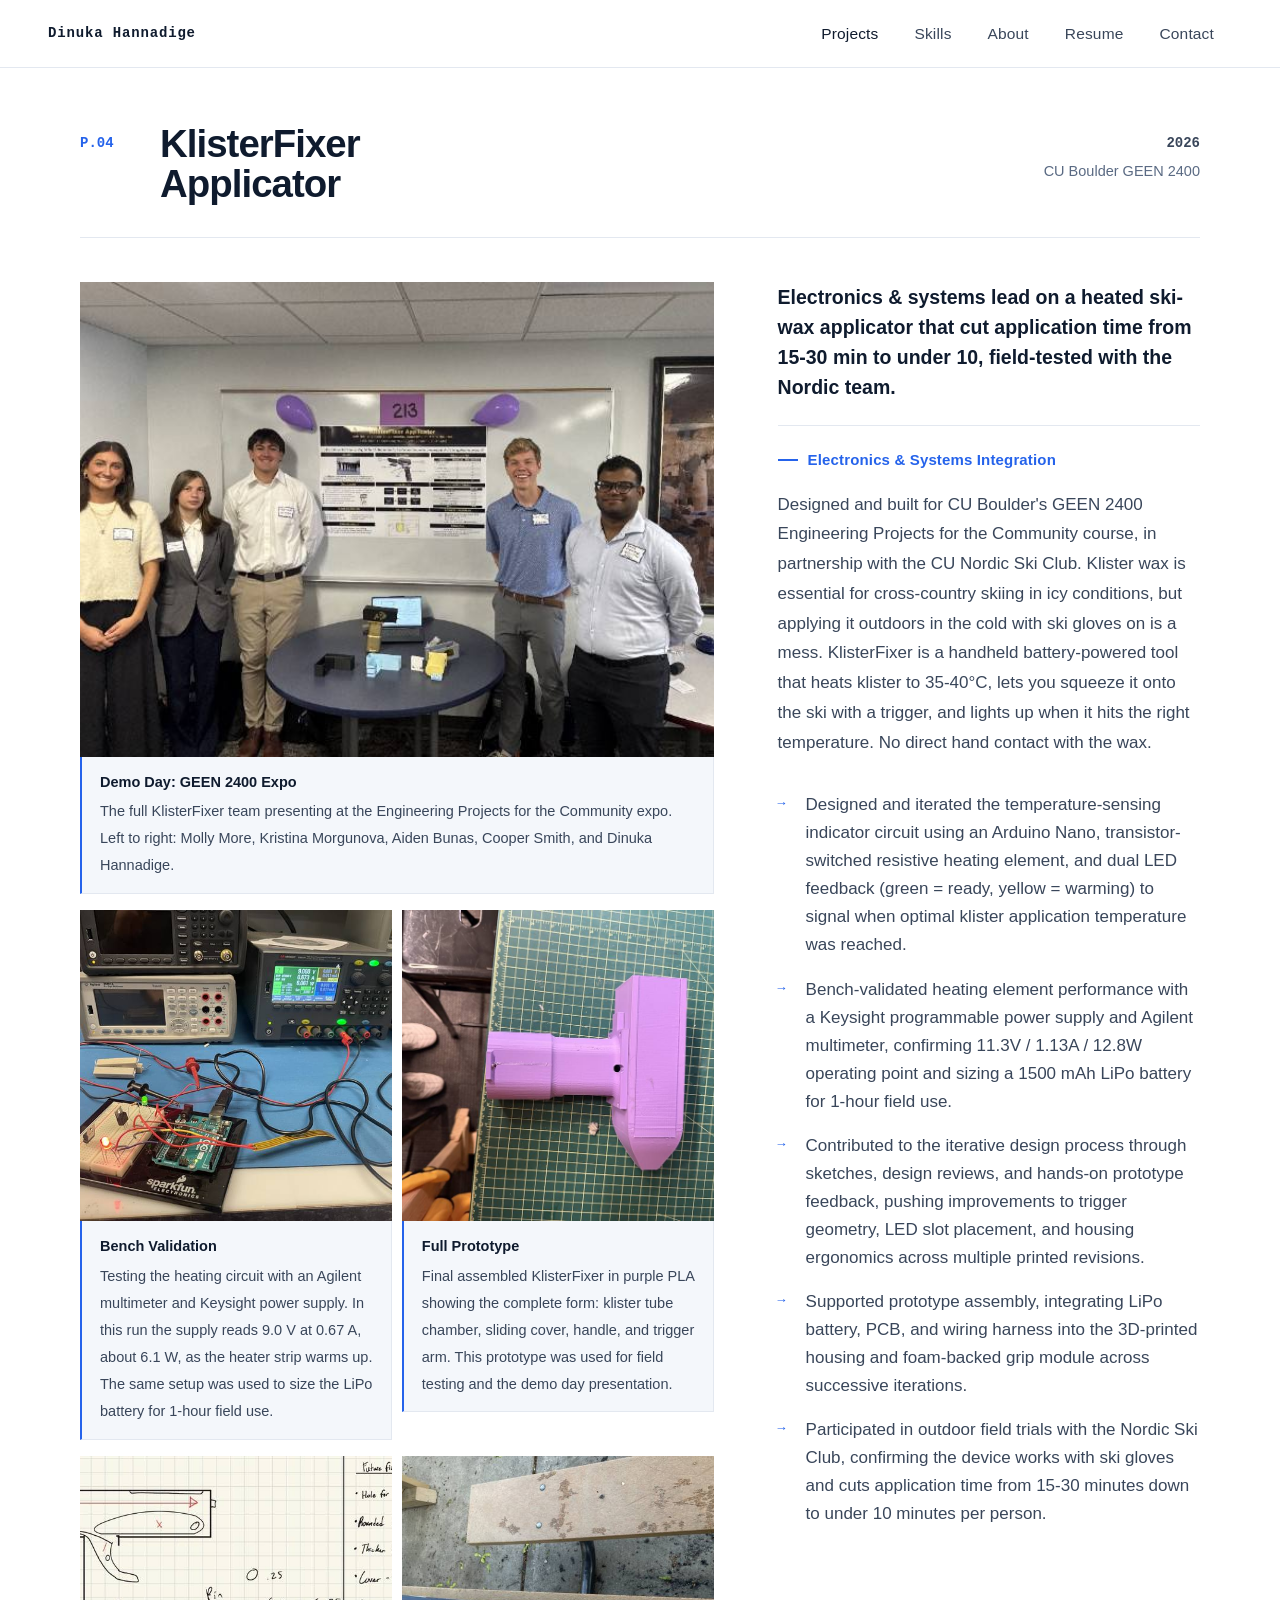
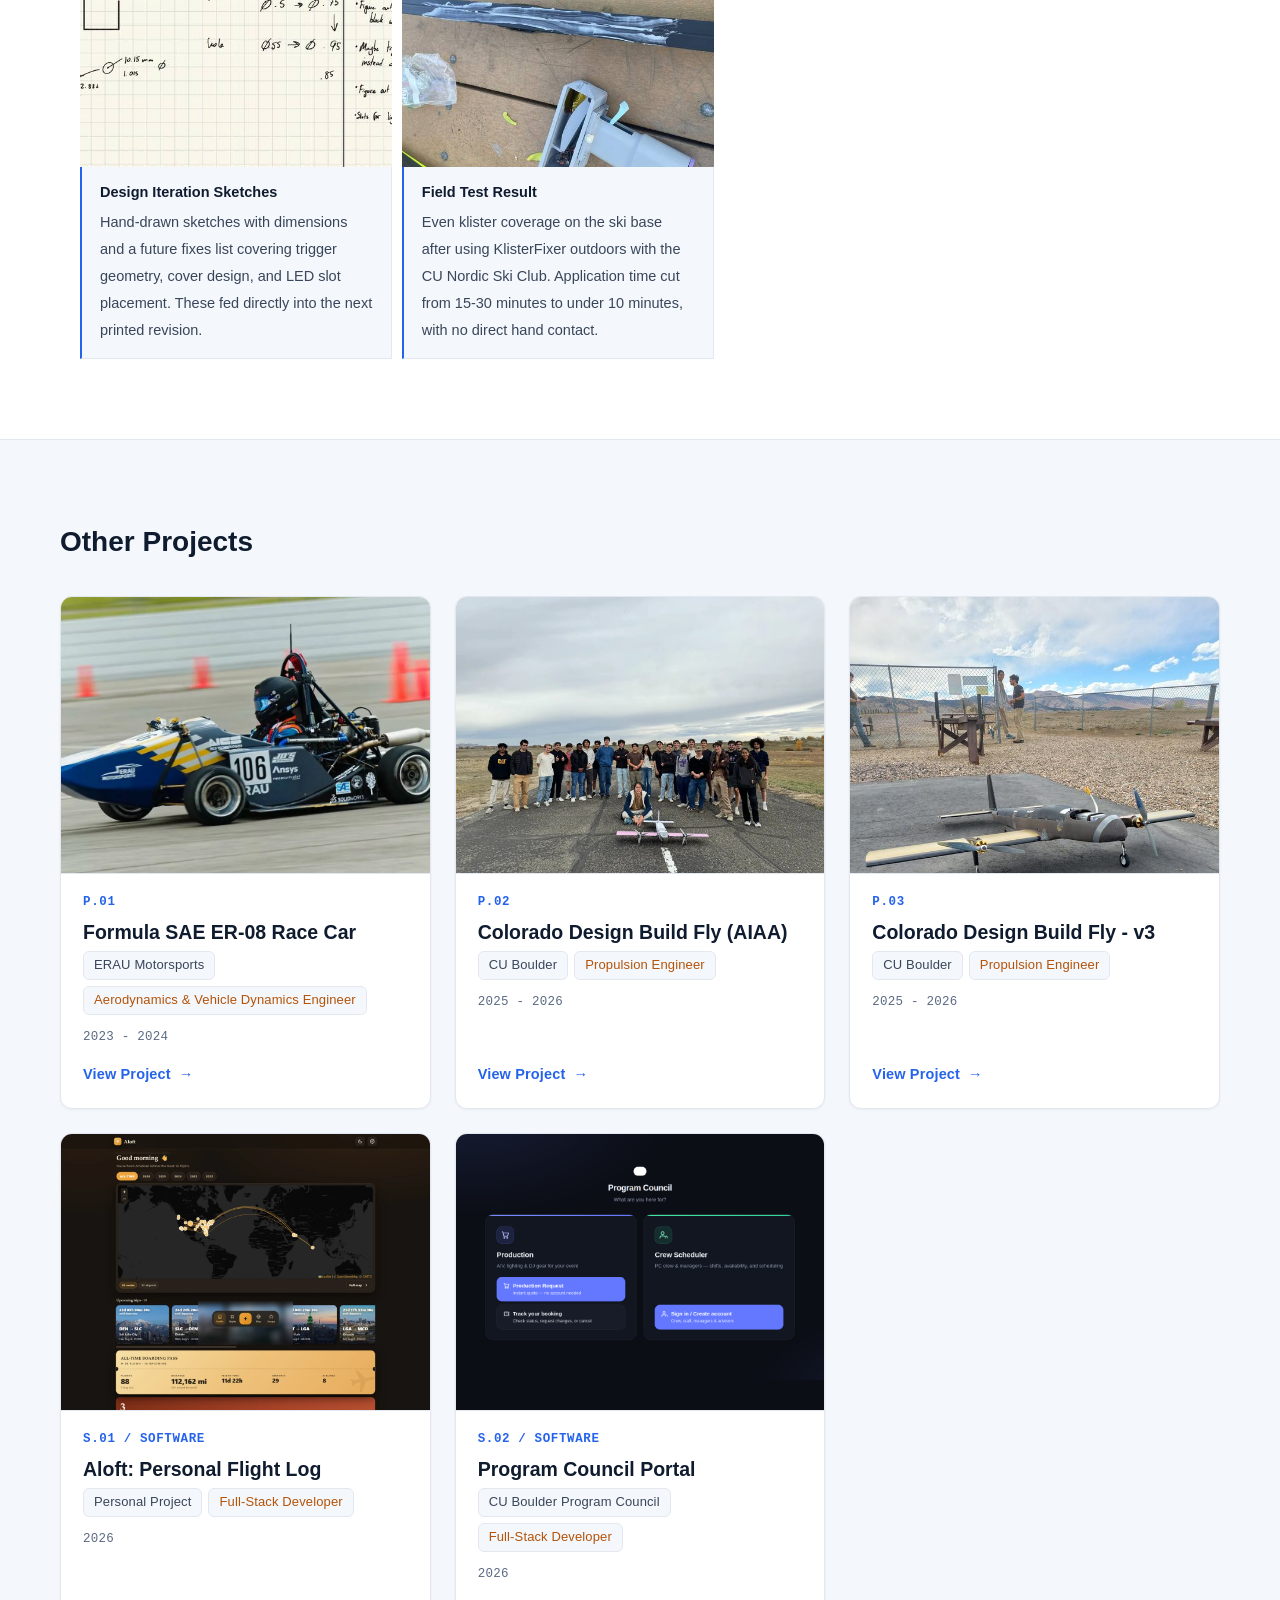
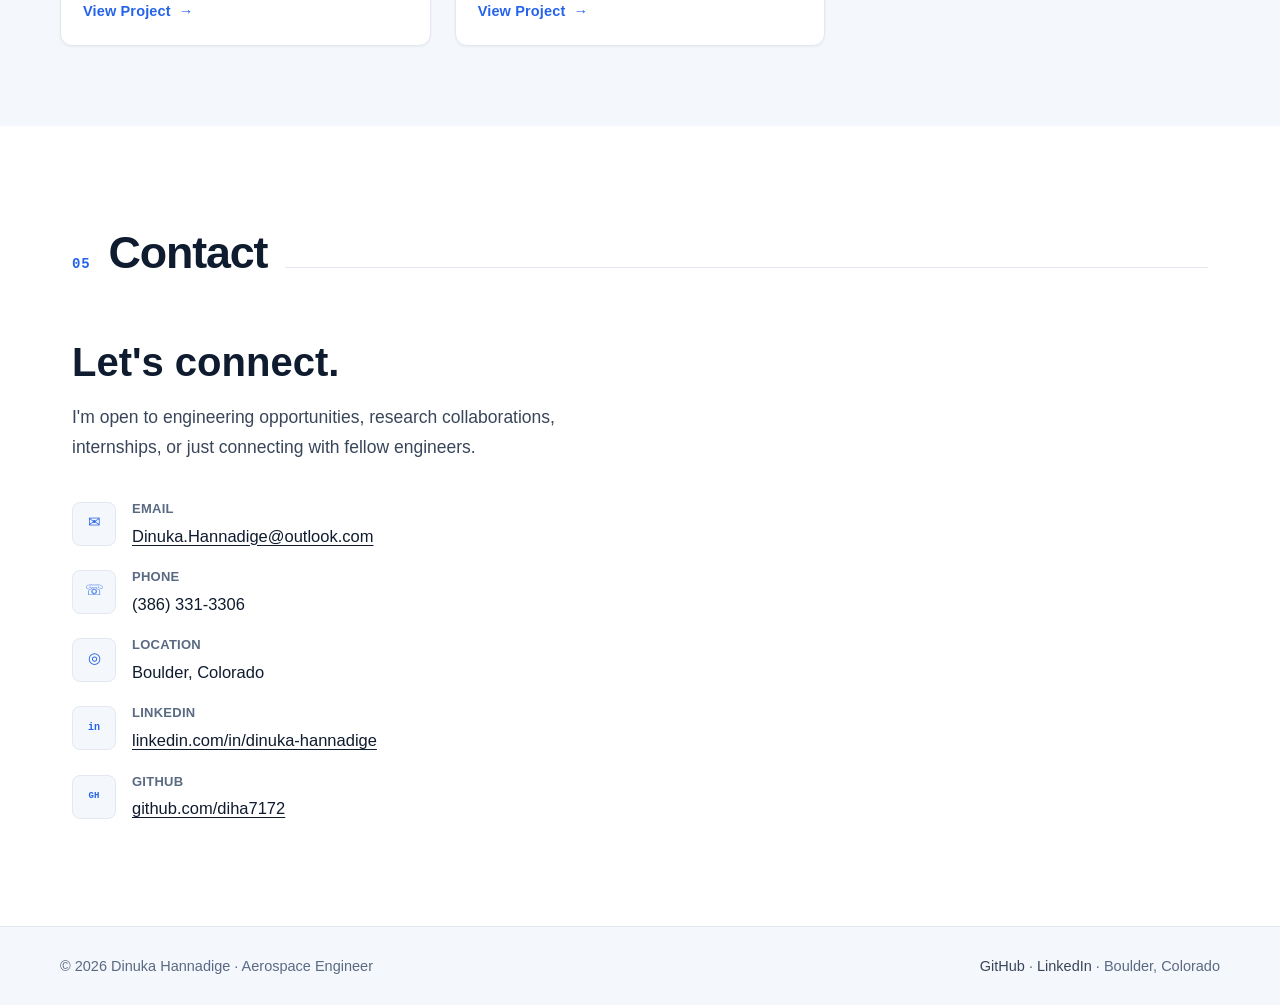
<file: projects/klisterfixer.html>
<!DOCTYPE html>
<html lang="en">
<head>
  <meta charset="UTF-8">
  <meta http-equiv="Content-Security-Policy" content="default-src 'self'; img-src 'self'; style-src 'self' 'unsafe-inline' https://fonts.googleapis.com; font-src 'self' https://fonts.gstatic.com; script-src 'self' 'unsafe-inline'; object-src 'self'; base-uri 'self'; form-action 'none'">
  <meta name="referrer" content="strict-origin-when-cross-origin">
  <meta name="viewport" content="width=device-width, initial-scale=1.0">
  <title>KlisterFixer Applicator - Dinuka Hannadige</title>
  <link rel="preconnect" href="https://fonts.googleapis.com"><link href="https://fonts.googleapis.com/css2?family=Space+Mono:wght@400;700&family=Syne:wght@400;700;800&family=DM+Sans:wght@300;400&display=swap" rel="stylesheet">
  <link rel="stylesheet" href="../style.css?v=8">
  
</head>
<body>
<nav>
  <a href="../index.html" class="nav-logo" style="text-decoration:none">Dinuka Hannadige</a>
  <ul class="nav-links"><li><a href="../projects.html" style="color:var(--text)">Projects</a></li><li><a href="../index.html#skills">Skills</a></li><li><a href="../index.html#about">About</a></li><li><a href="../index.html#resume">Resume</a></li><li><a href="../index.html#contact">Contact</a></li></ul>
</nav>

<div class="project-detail-wrap">
  <div class="project-block">
    <div class="project-header">
      <div class="project-num">P.04</div>
      <h1 class="project-title">KlisterFixer<br>Applicator</h1>
      <div class="project-meta">
        <div class="project-year">2026</div>
        <div class="project-team">CU Boulder GEEN 2400</div>
      </div>
    </div>
    <div class="project-body">
            <div class="project-images">
                <div class="img-fig">
          <img class="aspect-main" alt="Demo Day: GEEN 2400 Expo" src="../assets/photos/klisterfixer.jpg">
          <div class="img-caption"><strong>Demo Day: GEEN 2400 Expo</strong><span>The full KlisterFixer team presenting at the Engineering Projects for the Community expo. Left to right: Molly More, Kristina Morgunova, Aiden Bunas, Cooper Smith, and Dinuka Hannadige.</span></div>
        </div>
        <div class="project-img-row">
                  <div class="img-fig">
          <img class="aspect-sq" alt="Bench Validation" src="../assets/photos/klisterfixer-01-bench-validation.jpg">
          <div class="img-caption"><strong>Bench Validation</strong><span>Testing the heating circuit with an Agilent multimeter and Keysight power supply. In this run the supply reads 9.0 V at 0.67 A, about 6.1 W, as the heater strip warms up. The same setup was used to size the LiPo battery for 1-hour field use.</span></div>
        </div>
                  <div class="img-fig">
          <img class="aspect-sq" alt="Full Prototype" src="../assets/photos/klisterfixer-02-full-prototype.jpg">
          <div class="img-caption"><strong>Full Prototype</strong><span>Final assembled KlisterFixer in purple PLA showing the complete form: klister tube chamber, sliding cover, handle, and trigger arm. This prototype was used for field testing and the demo day presentation.</span></div>
        </div>
        </div>
        <div class="project-img-row">
                  <div class="img-fig">
          <img class="aspect-sq" alt="Design Iteration Sketches" src="../assets/photos/klisterfixer-03-design-iteration-sketches.jpg">
          <div class="img-caption"><strong>Design Iteration Sketches</strong><span>Hand-drawn sketches with dimensions and a future fixes list covering trigger geometry, cover design, and LED slot placement. These fed directly into the next printed revision.</span></div>
        </div>
                  <div class="img-fig">
          <img class="aspect-sq" alt="Field Test Result" src="../assets/photos/klisterfixer-04-field-test-result.jpg">
          <div class="img-caption"><strong>Field Test Result</strong><span>Even klister coverage on the ski base after using KlisterFixer outdoors with the CU Nordic Ski Club. Application time cut from 15-30 minutes to under 10 minutes, with no direct hand contact.</span></div>
        </div>
        </div>
      </div>
      <div>
        <p class="project-tldr">Electronics &amp; systems lead on a heated ski-wax applicator that cut application time from 15-30 min to under 10, field-tested with the Nordic team.</p>
        <div class="project-role">Electronics & Systems Integration</div>
        <p class="project-desc">Designed and built for CU Boulder's GEEN 2400 Engineering Projects for the Community course, in partnership with the CU Nordic Ski Club. Klister wax is essential for cross-country skiing in icy conditions, but applying it outdoors in the cold with ski gloves on is a mess. KlisterFixer is a handheld battery-powered tool that heats klister to 35-40°C, lets you squeeze it onto the ski with a trigger, and lights up when it hits the right temperature. No direct hand contact with the wax.</p>
        <ul class="project-bullets">
          <li>Designed and iterated the temperature-sensing indicator circuit using an Arduino Nano, transistor-switched resistive heating element, and dual LED feedback (green = ready, yellow = warming) to signal when optimal klister application temperature was reached.</li>
          <li>Bench-validated heating element performance with a Keysight programmable power supply and Agilent multimeter, confirming 11.3V / 1.13A / 12.8W operating point and sizing a 1500 mAh LiPo battery for 1-hour field use.</li>
          <li>Contributed to the iterative design process through sketches, design reviews, and hands-on prototype feedback, pushing improvements to trigger geometry, LED slot placement, and housing ergonomics across multiple printed revisions.</li>
          <li>Supported prototype assembly, integrating LiPo battery, PCB, and wiring harness into the 3D-printed housing and foam-backed grip module across successive iterations.</li>
          <li>Participated in outdoor field trials with the Nordic Ski Club, confirming the device works with ski gloves and cuts application time from 15-30 minutes down to under 10 minutes per person.</li>
        </ul>
      </div>
    </div>
  </div>
</div>

<section class="other-projects">
  <div class="other-projects-heading">Other Projects</div>
  <div class="other-projects-grid">
    <a href="../projects/fsae.html" class="proj-card">
  <div class="proj-card-thumb"><img src="../assets/photos/fsae.jpg" alt="Formula SAE ER-08 Race Car" loading="lazy"></div>
  <div class="proj-card-body">
    <div class="proj-card-num">P.01</div>
    <div class="proj-card-title">Formula SAE ER-08 Race Car</div>
    <div class="proj-card-tags"><span class="tag">ERAU Motorsports</span><span class="tag" style="color:var(--accent2)">Aerodynamics & Vehicle Dynamics Engineer</span></div>
    <div class="proj-card-year">2023 - 2024</div>
    <div class="proj-card-cta">View Project</div>
  </div>
</a><a href="../projects/dbf-v1.html" class="proj-card">
  <div class="proj-card-thumb"><img src="../assets/photos/dbf-v1.jpg" alt="Colorado Design Build Fly (AIAA)" loading="lazy"></div>
  <div class="proj-card-body">
    <div class="proj-card-num">P.02</div>
    <div class="proj-card-title">Colorado Design Build Fly (AIAA)</div>
    <div class="proj-card-tags"><span class="tag">CU Boulder</span><span class="tag" style="color:var(--accent2)">Propulsion Engineer</span></div>
    <div class="proj-card-year">2025 - 2026</div>
    <div class="proj-card-cta">View Project</div>
  </div>
</a><a href="../projects/dbf-v3.html" class="proj-card">
  <div class="proj-card-thumb"><img src="../assets/photos/dbf-v3.jpg" alt="Colorado Design Build Fly - v3" loading="lazy"></div>
  <div class="proj-card-body">
    <div class="proj-card-num">P.03</div>
    <div class="proj-card-title">Colorado Design Build Fly - v3</div>
    <div class="proj-card-tags"><span class="tag">CU Boulder</span><span class="tag" style="color:var(--accent2)">Propulsion Engineer</span></div>
    <div class="proj-card-year">2025 - 2026</div>
    <div class="proj-card-cta">View Project</div>
  </div>
</a><a href="../projects/aloft.html" class="proj-card">
  <div class="proj-card-thumb"><img src="../assets/aloft/dashboard.webp" alt="Aloft personal flight log" loading="lazy"></div>
  <div class="proj-card-body">
    <div class="proj-card-num">S.01 / Software</div>
    <div class="proj-card-title">Aloft: Personal Flight Log</div>
    <div class="proj-card-tags"><span class="tag">Personal Project</span><span class="tag" style="color:var(--accent2)">Full-Stack Developer</span></div>
    <div class="proj-card-year">2026</div>
    <div class="proj-card-cta">View Project</div>
  </div>
</a><a href="../projects/crew-scheduler.html" class="proj-card">
  <div class="proj-card-thumb"><img src="../assets/crew/portal-hub.png" alt="Program Council Crew Scheduler" loading="lazy"></div>
  <div class="proj-card-body">
    <div class="proj-card-num">S.02 / Software</div>
    <div class="proj-card-title">Program Council Portal</div>
    <div class="proj-card-tags"><span class="tag">CU Boulder Program Council</span><span class="tag" style="color:var(--accent2)">Full-Stack Developer</span></div>
    <div class="proj-card-year">2026</div>
    <div class="proj-card-cta">View Project</div>
  </div>
</a>
  </div>
</section>
<section id="contact">
  <div class="section-header">
    <span class="section-num">05</span>
    <h2 class="section-title">Contact</h2>
    <div class="section-line"></div>
  </div>
  <div class="contact-details-only">
    <h3>Let's connect.</h3>
    <p>I'm open to engineering opportunities, research collaborations, internships, or just connecting with fellow engineers.</p>
    <div class="contact-details">
      <div class="contact-item"><div class="contact-icon">✉</div><div><div class="ci-label">Email</div><div class="ci-value"><a href="mailto:Dinuka.Hannadige@outlook.com">Dinuka.Hannadige@outlook.com</a></div></div></div>
      <div class="contact-item"><div class="contact-icon">☏</div><div><div class="ci-label">Phone</div><div class="ci-value">(386) 331-3306</div></div></div>
      <div class="contact-item"><div class="contact-icon">◎</div><div><div class="ci-label">Location</div><div class="ci-value">Boulder, Colorado</div></div></div>
      <div class="contact-item"><div class="contact-icon" style="font-size:10px;font-weight:700;">in</div><div><div class="ci-label">LinkedIn</div><div class="ci-value"><a href="https://www.linkedin.com/in/dinuka-hannadige" target="_blank" rel="noopener">linkedin.com/in/dinuka-hannadige</a></div></div></div><div class="contact-item"><div class="contact-icon" style="font-size:9px;font-weight:700;">GH</div><div><div class="ci-label">GitHub</div><div class="ci-value"><a href="https://github.com/diha7172" target="_blank" rel="noopener">github.com/diha7172</a></div></div></div>
    </div>
  </div>
</section>
<footer>
  <p>© 2026 Dinuka Hannadige · Aerospace Engineer</p>
  <p><a href="https://github.com/diha7172" target="_blank" rel="noopener">GitHub</a> · <a href="https://www.linkedin.com/in/dinuka-hannadige" target="_blank" rel="noopener">LinkedIn</a> · Boulder, Colorado</p>
</footer>

</body>
</html>
</file>
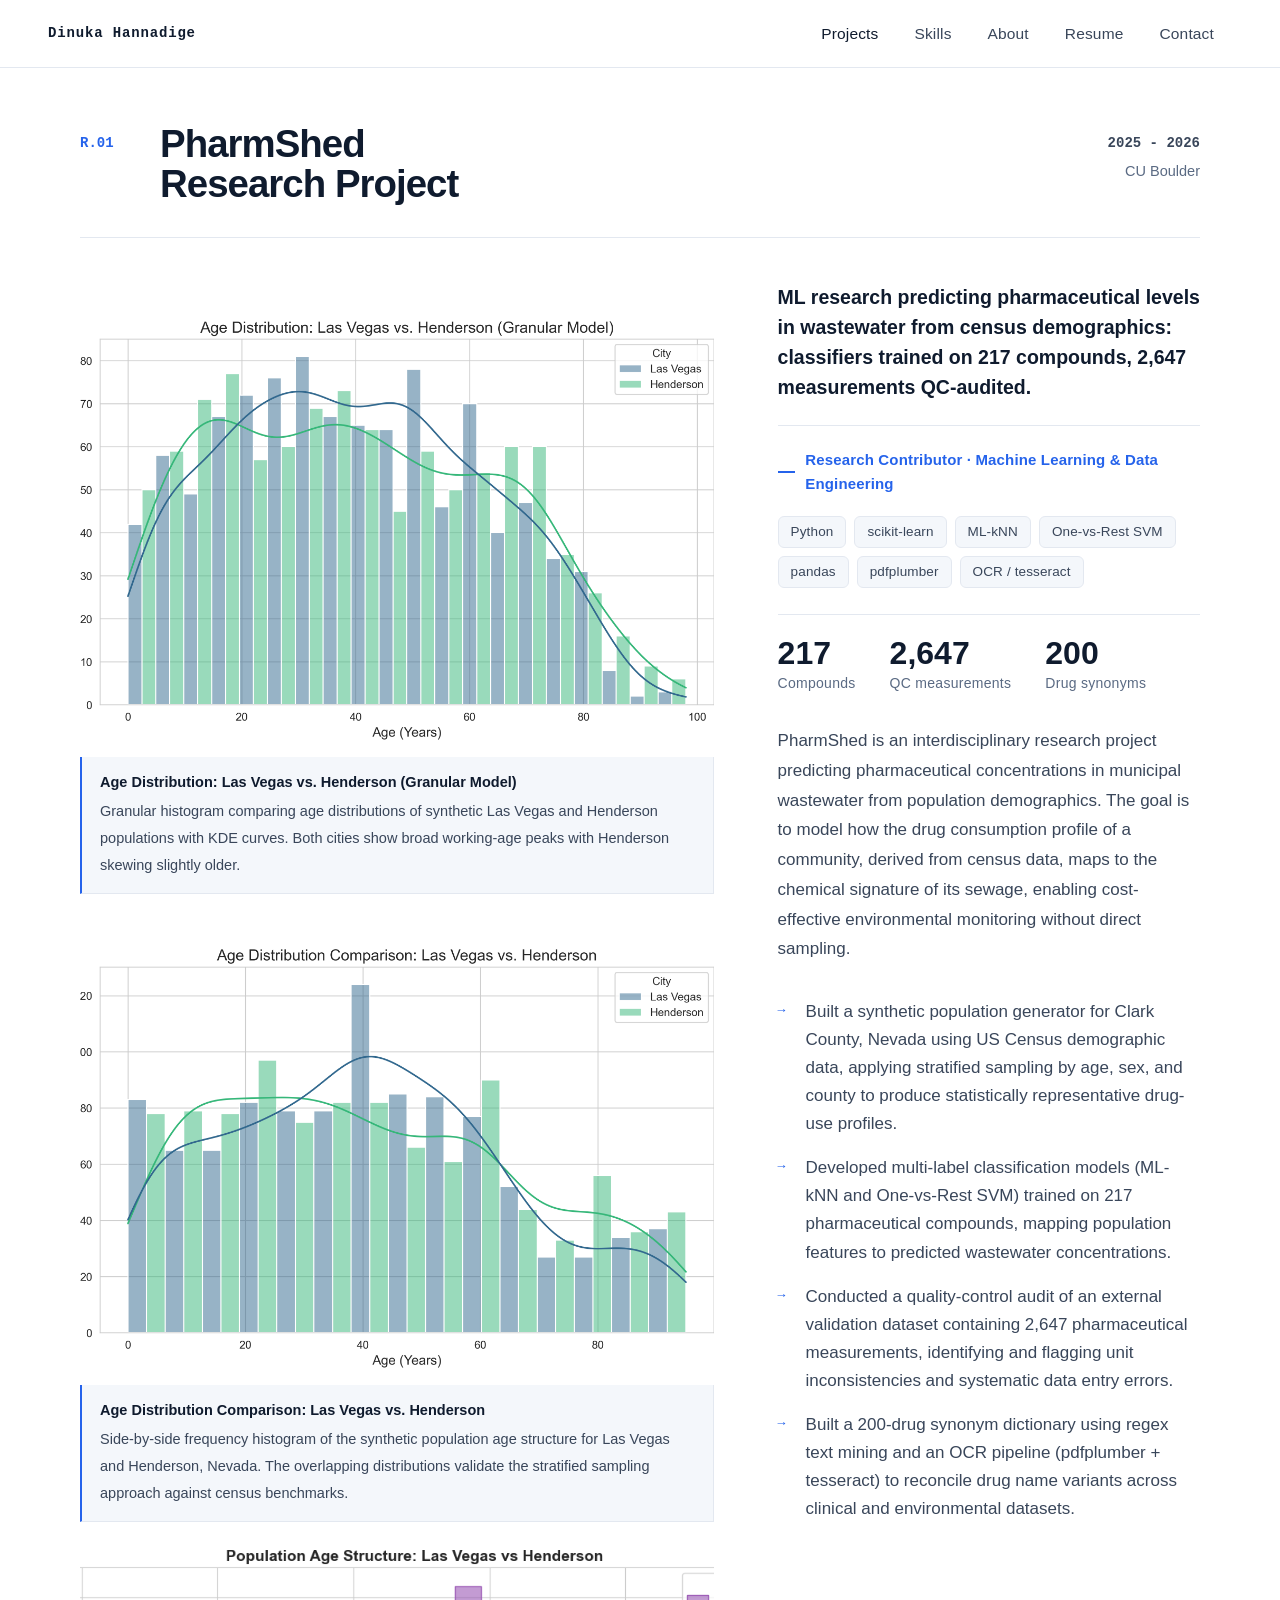
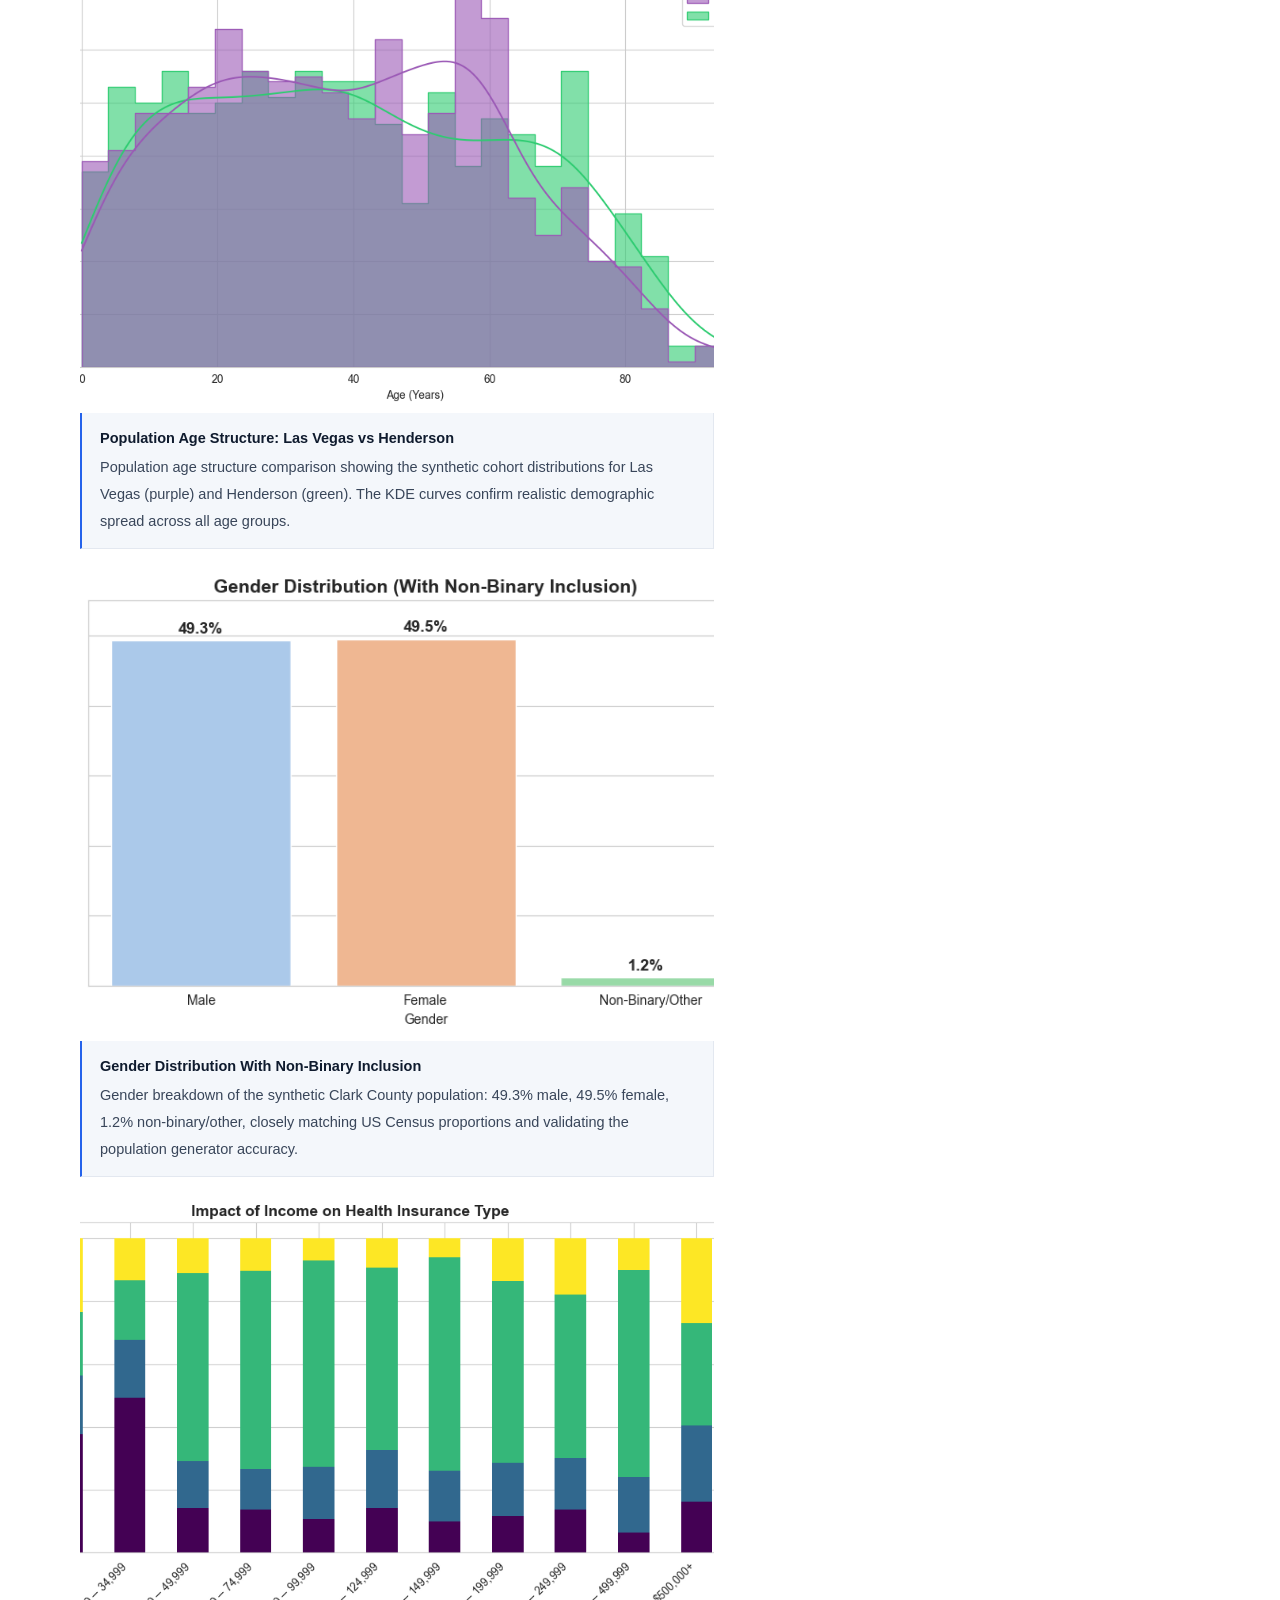
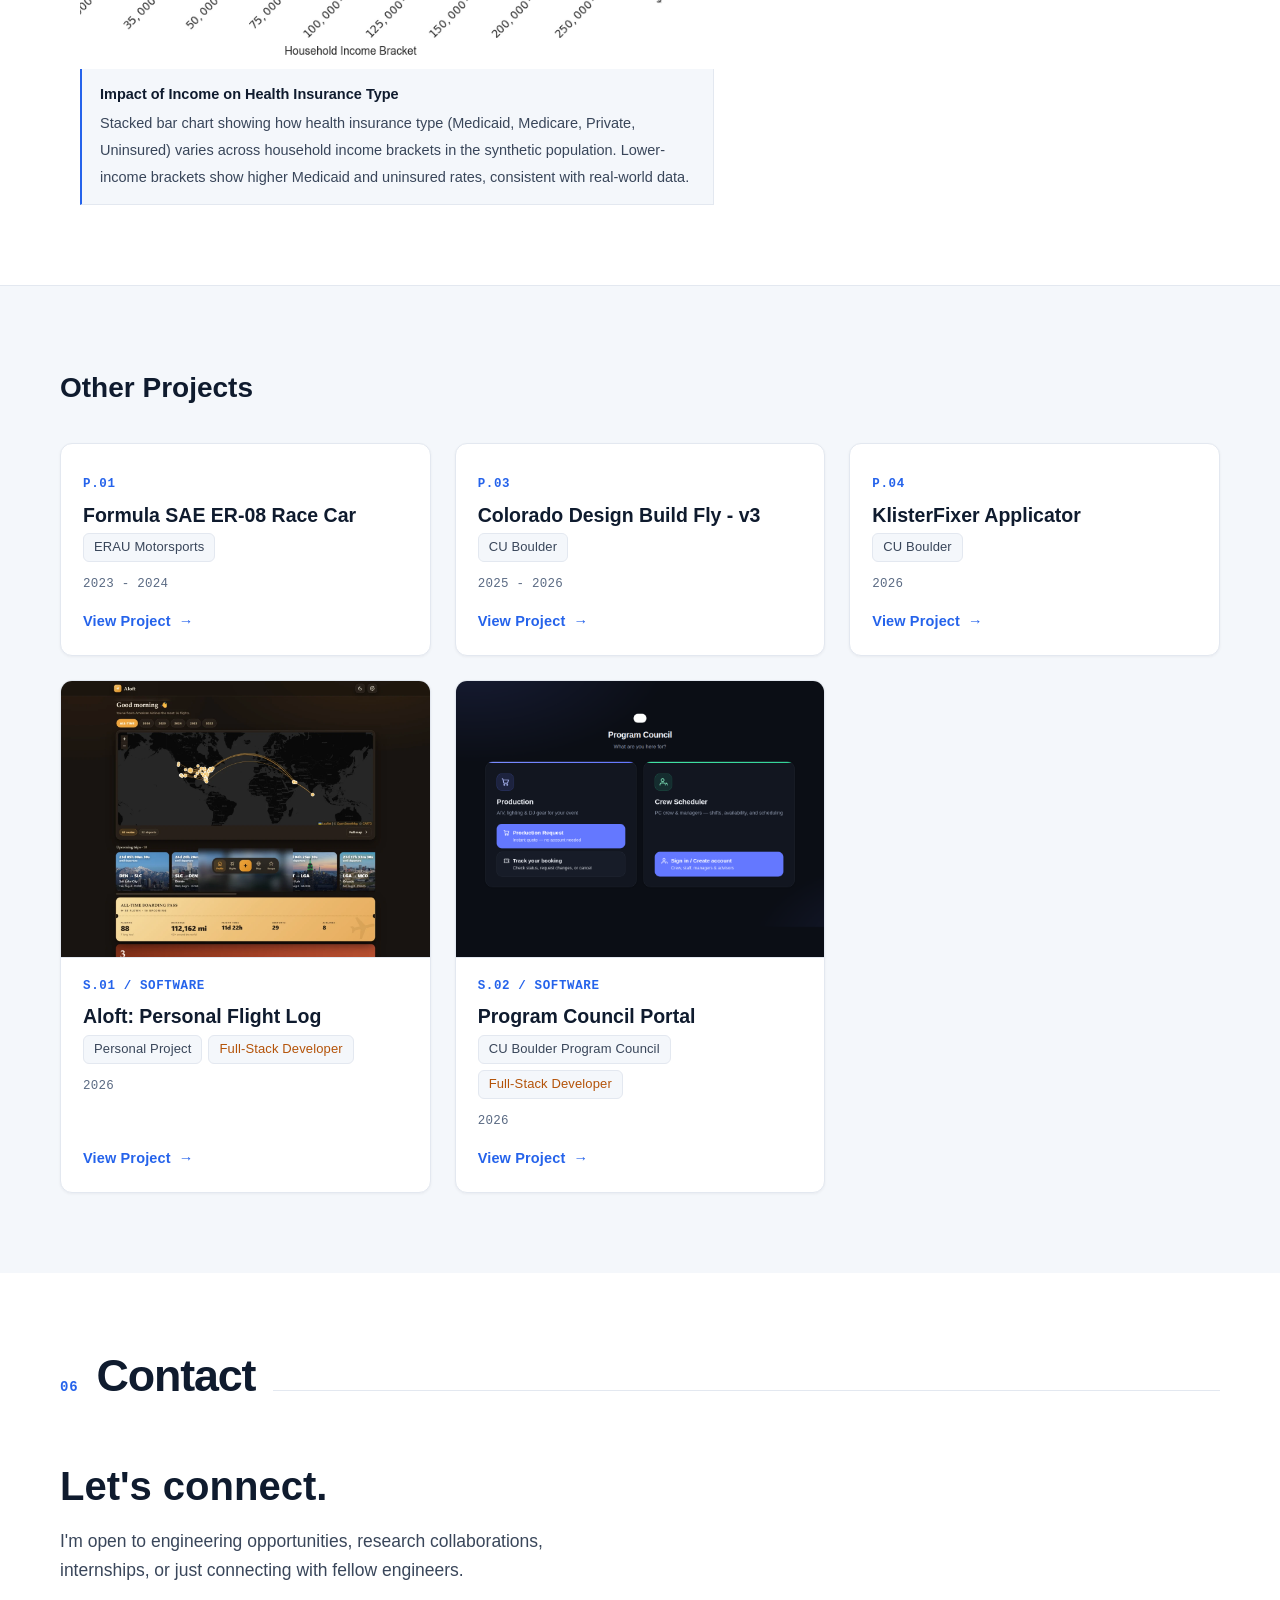
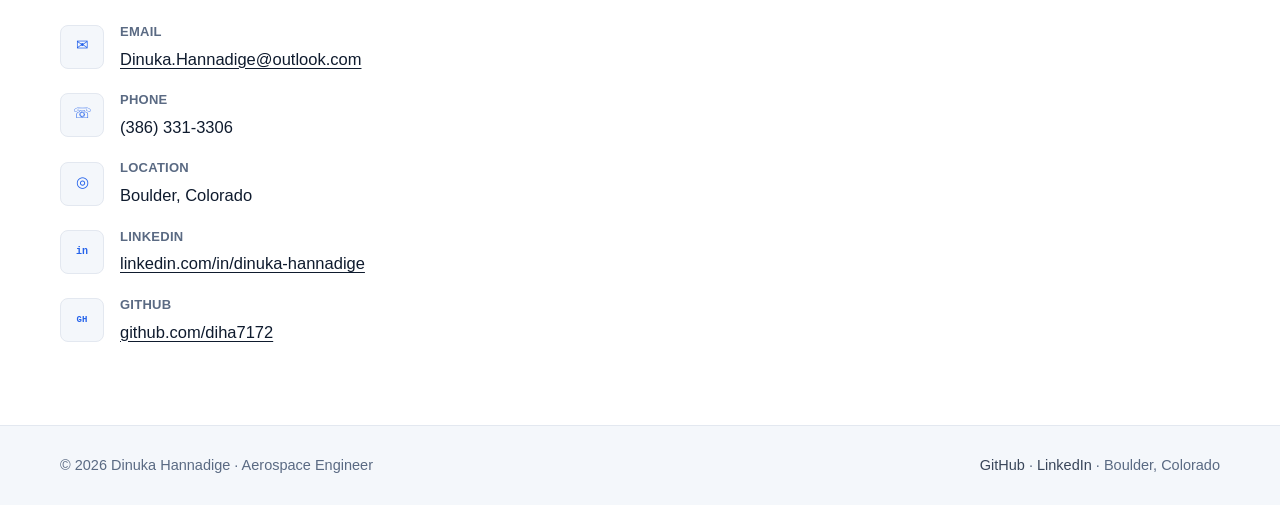
<file: projects/pharmshed.html>
<!DOCTYPE html>
<html lang="en">
<head>
  <meta charset="UTF-8">
  <meta http-equiv="Content-Security-Policy" content="default-src 'self'; img-src 'self'; style-src 'self' 'unsafe-inline' https://fonts.googleapis.com; font-src 'self' https://fonts.gstatic.com; script-src 'self' 'unsafe-inline'; object-src 'self'; base-uri 'self'; form-action 'none'">
  <meta name="referrer" content="strict-origin-when-cross-origin">
  <meta name="viewport" content="width=device-width, initial-scale=1.0">
  <title>PharmShed Research - Dinuka Hannadige</title>
  <link rel="preconnect" href="https://fonts.googleapis.com"><link href="https://fonts.googleapis.com/css2?family=Space+Mono:wght@400;700&family=Syne:wght@400;700;800&family=DM+Sans:wght@300;400&display=swap" rel="stylesheet">
  <link rel="stylesheet" href="../style.css?v=8">
</head>
<body>
<nav>
  <a href="../index.html" class="nav-logo" style="text-decoration:none">Dinuka Hannadige</a>
  <ul class="nav-links"><li><a href="../projects.html" style="color:var(--text)">Projects</a></li><li><a href="../index.html#skills">Skills</a></li><li><a href="../index.html#about">About</a></li><li><a href="../index.html#resume">Resume</a></li><li><a href="../index.html#contact">Contact</a></li></ul>
</nav>

<div class="project-detail-wrap">
  <div class="project-block">
    <div class="project-header">
      <div class="project-num">R.01</div>
      <h1 class="project-title">PharmShed<br>Research Project</h1>
      <div class="project-meta">
        <div class="project-year">2025 - 2026</div>
        <div class="project-team">CU Boulder</div>
      </div>
    </div>
    <div class="project-body">
      <div class="project-images">
        <div class="img-fig">
          <img class="aspect-main" src="../assets/pharmshed/age_distribution_granular.png" alt="Age Distribution: Las Vegas vs. Henderson (Granular Model)">
          <div class="img-caption">
            <strong>Age Distribution: Las Vegas vs. Henderson (Granular Model)</strong>
            <span>Granular histogram comparing age distributions of synthetic Las Vegas and Henderson populations with KDE curves. Both cities show broad working-age peaks with Henderson skewing slightly older.</span>
          </div>
        </div>
        <div class="img-fig">
          <img class="aspect-main" src="../assets/pharmshed/age_distribution_histogram.png" alt="Age Distribution Comparison: Las Vegas vs. Henderson">
          <div class="img-caption">
            <strong>Age Distribution Comparison: Las Vegas vs. Henderson</strong>
            <span>Side-by-side frequency histogram of the synthetic population age structure for Las Vegas and Henderson, Nevada. The overlapping distributions validate the stratified sampling approach against census benchmarks.</span>
          </div>
        </div>
        <div class="img-fig">
          <img class="aspect-main" src="../assets/pharmshed/graph_age_distribution.png" alt="Population Age Structure: Las Vegas vs Henderson">
          <div class="img-caption">
            <strong>Population Age Structure: Las Vegas vs Henderson</strong>
            <span>Population age structure comparison showing the synthetic cohort distributions for Las Vegas (purple) and Henderson (green). The KDE curves confirm realistic demographic spread across all age groups.</span>
          </div>
        </div>
        <div class="img-fig">
          <img class="aspect-main" src="../assets/pharmshed/graph_gender_check.png" alt="Gender Distribution With Non-Binary Inclusion">
          <div class="img-caption">
            <strong>Gender Distribution With Non-Binary Inclusion</strong>
            <span>Gender breakdown of the synthetic Clark County population: 49.3% male, 49.5% female, 1.2% non-binary/other, closely matching US Census proportions and validating the population generator accuracy.</span>
          </div>
        </div>
        <div class="img-fig">
          <img class="aspect-main" src="../assets/pharmshed/graph_insurance_income.png" alt="Impact of Income on Health Insurance Type">
          <div class="img-caption">
            <strong>Impact of Income on Health Insurance Type</strong>
            <span>Stacked bar chart showing how health insurance type (Medicaid, Medicare, Private, Uninsured) varies across household income brackets in the synthetic population. Lower-income brackets show higher Medicaid and uninsured rates, consistent with real-world data.</span>
          </div>
        </div>
      </div>
      <div>
        <p class="project-tldr">ML research predicting pharmaceutical levels in wastewater from census demographics: classifiers trained on 217 compounds, 2,647 measurements QC-audited.</p>
        <div class="project-role">Research Contributor · Machine Learning &amp; Data Engineering</div>
        <div class="detail-stack"><span class="chip">Python</span><span class="chip">scikit-learn</span><span class="chip">ML-kNN</span><span class="chip">One-vs-Rest SVM</span><span class="chip">pandas</span><span class="chip">pdfplumber</span><span class="chip">OCR / tesseract</span></div>
        <div class="metric-row"><div><div class="stat-num">217</div><div class="stat-label">Compounds</div></div><div><div class="stat-num">2,647</div><div class="stat-label">QC measurements</div></div><div><div class="stat-num">200</div><div class="stat-label">Drug synonyms</div></div></div>
        <p class="project-desc">PharmShed is an interdisciplinary research project predicting pharmaceutical concentrations in municipal wastewater from population demographics. The goal is to model how the drug consumption profile of a community, derived from census data, maps to the chemical signature of its sewage, enabling cost-effective environmental monitoring without direct sampling.</p>
        <ul class="project-bullets">
          <li>Built a synthetic population generator for Clark County, Nevada using US Census demographic data, applying stratified sampling by age, sex, and county to produce statistically representative drug-use profiles.</li>
          <li>Developed multi-label classification models (ML-kNN and One-vs-Rest SVM) trained on 217 pharmaceutical compounds, mapping population features to predicted wastewater concentrations.</li>
          <li>Conducted a quality-control audit of an external validation dataset containing 2,647 pharmaceutical measurements, identifying and flagging unit inconsistencies and systematic data entry errors.</li>
          <li>Built a 200-drug synonym dictionary using regex text mining and an OCR pipeline (pdfplumber + tesseract) to reconcile drug name variants across clinical and environmental datasets.</li>
        </ul>
      </div>
    </div>
  </div>
</div>

<section class="other-projects">
  <div class="other-projects-heading">Other Projects</div>
  <div class="other-projects-grid">
    <a href="fsae.html" class="proj-card">
      <div class="proj-card-body" style="padding-top:32px">
        <div class="proj-card-num">P.01</div>
        <div class="proj-card-title">Formula SAE ER-08 Race Car</div>
        <div class="proj-card-tags"><span class="tag">ERAU Motorsports</span></div>
        <div class="proj-card-year">2023 - 2024</div>
        <div class="proj-card-cta">View Project</div>
      </div>
    </a>
    <a href="dbf-v3.html" class="proj-card">
      <div class="proj-card-body" style="padding-top:32px">
        <div class="proj-card-num">P.03</div>
        <div class="proj-card-title">Colorado Design Build Fly - v3</div>
        <div class="proj-card-tags"><span class="tag">CU Boulder</span></div>
        <div class="proj-card-year">2025 - 2026</div>
        <div class="proj-card-cta">View Project</div>
      </div>
    </a>
    <a href="klisterfixer.html" class="proj-card">
      <div class="proj-card-body" style="padding-top:32px">
        <div class="proj-card-num">P.04</div>
        <div class="proj-card-title">KlisterFixer Applicator</div>
        <div class="proj-card-tags"><span class="tag">CU Boulder</span></div>
        <div class="proj-card-year">2026</div>
        <div class="proj-card-cta">View Project</div>
      </div>
    </a><a href="../projects/aloft.html" class="proj-card">
  <div class="proj-card-thumb"><img src="../assets/aloft/dashboard.webp" alt="Aloft personal flight log" loading="lazy"></div>
  <div class="proj-card-body">
    <div class="proj-card-num">S.01 / Software</div>
    <div class="proj-card-title">Aloft: Personal Flight Log</div>
    <div class="proj-card-tags"><span class="tag">Personal Project</span><span class="tag" style="color:var(--accent2)">Full-Stack Developer</span></div>
    <div class="proj-card-year">2026</div>
    <div class="proj-card-cta">View Project</div>
  </div>
</a><a href="../projects/crew-scheduler.html" class="proj-card">
  <div class="proj-card-thumb"><img src="../assets/crew/portal-hub.png" alt="Program Council Crew Scheduler" loading="lazy"></div>
  <div class="proj-card-body">
    <div class="proj-card-num">S.02 / Software</div>
    <div class="proj-card-title">Program Council Portal</div>
    <div class="proj-card-tags"><span class="tag">CU Boulder Program Council</span><span class="tag" style="color:var(--accent2)">Full-Stack Developer</span></div>
    <div class="proj-card-year">2026</div>
    <div class="proj-card-cta">View Project</div>
  </div>
</a>
  </div>
</section>

<section id="contact" style="padding:80px 60px">
  <div class="section-header">
    <span class="section-num">06</span>
    <h2 class="section-title">Contact</h2>
    <div class="section-line"></div>
  </div>
  <div class="contact-details-only">
    <h3>Let's connect.</h3>
    <p>I'm open to engineering opportunities, research collaborations, internships, or just connecting with fellow engineers.</p>
    <div class="contact-details">
      <div class="contact-item"><div class="contact-icon">✉</div><div><div class="ci-label">Email</div><div class="ci-value"><a href="mailto:Dinuka.Hannadige@outlook.com">Dinuka.Hannadige@outlook.com</a></div></div></div>
      <div class="contact-item"><div class="contact-icon">☏</div><div><div class="ci-label">Phone</div><div class="ci-value">(386) 331-3306</div></div></div>
      <div class="contact-item"><div class="contact-icon">◎</div><div><div class="ci-label">Location</div><div class="ci-value">Boulder, Colorado</div></div></div>
      <div class="contact-item"><div class="contact-icon" style="font-size:10px;font-weight:700;">in</div><div><div class="ci-label">LinkedIn</div><div class="ci-value"><a href="https://www.linkedin.com/in/dinuka-hannadige" target="_blank" rel="noopener">linkedin.com/in/dinuka-hannadige</a></div></div></div><div class="contact-item"><div class="contact-icon" style="font-size:9px;font-weight:700;">GH</div><div><div class="ci-label">GitHub</div><div class="ci-value"><a href="https://github.com/diha7172" target="_blank" rel="noopener">github.com/diha7172</a></div></div></div>
    </div>
  </div>
</section>
<footer>
  <p>© 2026 Dinuka Hannadige · Aerospace Engineer</p>
  <p><a href="https://github.com/diha7172" target="_blank" rel="noopener">GitHub</a> · <a href="https://www.linkedin.com/in/dinuka-hannadige" target="_blank" rel="noopener">LinkedIn</a> · Boulder, Colorado</p>
</footer>

</body>
</html>
</file>
<file: style.css>
*,*::before,*::after{box-sizing:border-box;margin:0;padding:0}
:root{
  /* Clean light theme */
  --bg:#ffffff;--surface:#f4f7fb;--card:#ffffff;
  --border:#e3e8f0;--accent:#2563eb;--accent2:#b45309;
  --text:#0f1b2e;--muted:#5a6a83;--dim:#39465a;
}
html{scroll-behavior:smooth}
body{background:var(--bg);color:var(--text);font-family:"DM Sans",sans-serif;font-weight:400;font-size:17px;line-height:1.6;overflow-x:hidden}

nav{position:fixed;top:0;left:0;right:0;z-index:200;display:flex;justify-content:space-between;align-items:center;padding:0 48px;height:68px;background:rgba(255,255,255,0.9);backdrop-filter:blur(18px);border-bottom:1px solid var(--border)}
.nav-logo{font-family:"Space Mono",monospace;font-size:14px;color:var(--text);letter-spacing:.06em;font-weight:700}
.nav-links{display:flex;list-style:none}
.nav-links a{display:block;padding:0 18px;font-family:"DM Sans",sans-serif;font-size:15.5px;font-weight:500;color:var(--dim);text-decoration:none;letter-spacing:.01em;line-height:68px;transition:color .2s,background .2s}
.nav-links a:hover{color:var(--accent);background:rgba(37,99,235,.05)}

.hero{min-height:88vh;display:grid;grid-template-columns:1fr 1fr;padding-top:68px;position:relative;overflow:hidden;background:radial-gradient(ellipse at 24% 50%,rgba(37,99,235,0.05) 0%,transparent 60%),var(--bg)}
.hero-left{display:flex;flex-direction:column;justify-content:center;padding:72px 64px 72px 72px;position:relative;z-index:2;border-right:1px solid var(--border)}
.hero-tag{font-family:"Space Mono",monospace;font-size:13px;color:var(--accent);letter-spacing:.1em;text-transform:uppercase;font-weight:700;margin-bottom:24px;display:flex;align-items:center;gap:12px;flex-wrap:wrap;opacity:0;animation:fadeUp .7s .1s ease both}
.hero-tag::before{content:"";display:block;width:28px;height:2px;background:var(--accent);flex-shrink:0}
.hero-name{font-family:"Syne",sans-serif;font-size:clamp(56px,6.6vw,96px);font-weight:800;line-height:1;letter-spacing:-.04em;margin-bottom:22px;opacity:0;animation:fadeUp .7s .2s ease both;color:var(--text)}
.hero-name .blue{background:linear-gradient(135deg,#2563eb 0%,#4f87fa 100%);-webkit-background-clip:text;-webkit-text-fill-color:transparent;background-clip:text}
/* Plain-language positioning line: the single most important recruiter fact */
.hero-lede{font-size:21px;line-height:1.5;color:var(--dim);max-width:32ch;margin-bottom:34px;opacity:0;animation:fadeUp .7s .32s ease both}
.hero-lede strong{color:var(--text);font-weight:600}
.hero-ctas{display:flex;gap:14px;flex-wrap:wrap;opacity:0;animation:fadeUp .7s .5s ease both}
.btn{display:inline-flex;align-items:center;justify-content:center;padding:15px 30px;font-family:"DM Sans",sans-serif;font-weight:600;font-size:15.5px;line-height:1.2;letter-spacing:.01em;text-decoration:none;cursor:pointer;border:none;border-radius:8px;transition:all .2s}
.btn-primary{background:var(--accent);color:#fff}
.btn-primary:hover{background:#1d4fd0;transform:translateY(-2px);box-shadow:0 10px 24px rgba(37,99,235,0.28)}
.btn-outline{background:#fff;color:var(--text);border:1px solid var(--border)}
.btn-outline:hover{border-color:var(--accent);color:var(--accent);transform:translateY(-2px)}
.hero-scroll-cue{display:none}

.hero-right{position:relative;overflow:hidden;background:var(--surface)}
.hero-right::after{content:"";position:absolute;inset:0;background:linear-gradient(to right,var(--bg) 0%,rgba(255,255,255,.15) 45%,transparent 100%);z-index:2;pointer-events:none}
.grid-overlay{position:absolute;inset:0;background-image:linear-gradient(rgba(37,99,235,.05) 1px,transparent 1px),linear-gradient(90deg,rgba(37,99,235,.05) 1px,transparent 1px);background-size:56px 56px;z-index:3;pointer-events:none}
.hero-bg{position:absolute;inset:0;width:100%;height:100%;object-fit:cover;opacity:.9;z-index:1}
.hero-stats{position:absolute;bottom:0;left:0;right:0;z-index:5;display:grid;grid-template-columns:repeat(3,1fr);background:rgba(255,255,255,.9);backdrop-filter:blur(14px);border-top:1px solid var(--border);padding:24px 36px;opacity:0;animation:fadeUp .7s .65s ease both}
.hero-stats>div{text-align:center}
.stat-num{font-family:"Syne",sans-serif;font-size:36px;font-weight:800;line-height:1;color:var(--text)}
.stat-label{font-family:"DM Sans",sans-serif;font-size:14px;font-weight:500;color:var(--muted);letter-spacing:.02em;margin-top:7px;line-height:1.3}

.ticker{background:var(--surface);border-top:1px solid var(--border);border-bottom:1px solid var(--border);padding:14px 0;overflow:hidden;white-space:nowrap}
.ticker-inner{display:inline-flex;gap:44px}
.ticker-item{font-family:"DM Sans",sans-serif;font-size:14.5px;font-weight:500;letter-spacing:.02em;color:var(--dim);display:flex;align-items:center;gap:14px}
.ticker-item::before{content:"◆";font-size:7px;color:var(--accent)}

section{padding:104px 72px}
.section-header{display:flex;align-items:baseline;gap:18px;margin-bottom:64px}
.section-num{font-family:"Space Mono",monospace;font-size:14px;font-weight:700;color:var(--accent);letter-spacing:.06em;flex-shrink:0}
.section-title{font-family:"Syne",sans-serif;font-size:clamp(34px,3.5vw,52px);font-weight:800;letter-spacing:-.025em;line-height:1}
.section-line{flex:1;height:1px;background:var(--border)}
/* One-sentence intro under a section header */
.section-lede{font-size:18px;line-height:1.6;color:var(--dim);max-width:62ch;margin:-36px 0 44px}
.section-lede strong{color:var(--text);font-weight:600}

.about-grid{display:grid;grid-template-columns:380px 1fr;gap:80px;align-items:center}
.about-img-wrap{position:relative}
.about-img-wrap::after{content:"";position:absolute;inset:14px -14px -14px 14px;border:1px solid rgba(37,99,235,.3);pointer-events:none}
.about-img{width:100%;aspect-ratio:3/4;object-fit:cover;object-position:center top;display:block}
.about-content h3{font-family:"Syne",sans-serif;font-size:32px;font-weight:800;margin-bottom:20px;line-height:1.2;color:var(--text)}
.about-content p{font-size:17.5px;line-height:1.75;color:var(--dim);margin-bottom:18px}
.tag-row{display:flex;flex-wrap:wrap;gap:8px;margin-top:28px}
.tag{padding:7px 14px;border:1px solid var(--border);border-radius:6px;font-family:"DM Sans",sans-serif;font-size:14px;line-height:1.3;font-weight:500;color:var(--dim);letter-spacing:.01em;background:var(--surface);transition:border-color .2s,color .2s}
.tag:hover{border-color:var(--accent);color:var(--accent)}

.edu-section{background:var(--surface);border-top:1px solid var(--border);border-bottom:1px solid var(--border)}
.edu-grid{display:grid;grid-template-columns:1fr 1fr;gap:1px;background:var(--border)}
.edu-card{background:var(--bg);padding:52px;position:relative;overflow:hidden;transition:background .2s}
.edu-card:hover{background:#f0f4fa}
.edu-card::before{content:"";position:absolute;top:0;left:0;width:4px;height:100%;background:linear-gradient(to bottom,var(--accent),rgba(37,99,235,.35))}
.edu-year{font-family:"Space Mono",monospace;font-size:13px;font-weight:700;color:var(--accent);letter-spacing:.06em;margin-bottom:16px}
.edu-school{font-family:"Syne",sans-serif;font-size:24px;font-weight:800;margin-bottom:10px;color:var(--text)}
.edu-degree{font-size:16.5px;color:var(--dim);line-height:1.6;margin-bottom:14px}
.edu-gpa{font-family:"Space Mono",monospace;font-size:14px;font-weight:700;color:var(--accent2)}
.edu-notes{margin-top:16px;font-size:15.5px;color:var(--muted);line-height:1.7}

.project-block{margin-bottom:140px}
.project-block:last-child{margin-bottom:0}
.project-header{display:grid;grid-template-columns:56px 1fr auto;align-items:start;gap:24px;margin-bottom:44px;padding-bottom:32px;border-bottom:1px solid var(--border)}
.project-num{font-family:"Space Mono",monospace;font-size:14px;font-weight:700;color:var(--accent);padding-top:8px}
.project-title{font-family:"Syne",sans-serif;font-size:clamp(30px,3vw,48px);font-weight:800;letter-spacing:-.025em;line-height:1.05}
.project-meta{text-align:right;padding-top:8px}
.project-year{font-family:"Space Mono",monospace;font-size:14px;font-weight:700;color:var(--dim)}
.project-team{font-family:"DM Sans",sans-serif;font-size:14.5px;font-weight:500;color:var(--muted);margin-top:6px}
.project-body{display:grid;grid-template-columns:3fr 2fr;gap:64px;align-items:start}
.project-images{display:flex;flex-direction:column;gap:16px}
.project-img-row{display:grid;grid-template-columns:1fr 1fr;gap:10px}

/* image + caption wrapper */
.img-fig{display:flex;flex-direction:column;gap:0}
.img-fig img{width:100%;object-fit:cover;display:block;transition:filter .3s}
.img-caption{background:var(--surface);border:1px solid var(--border);border-top:none;border-left:2px solid var(--accent);padding:14px 18px}
.img-caption strong{display:block;font-family:"DM Sans",sans-serif;font-weight:700;font-size:14.5px;color:var(--text);margin-bottom:3px}
.img-caption span{font-size:14.5px;color:var(--dim);line-height:1.55}

.aspect-main{aspect-ratio:4/3}
.aspect-sq{aspect-ratio:1/1}
.aspect-port{aspect-ratio:3/4}

/* TL;DR one-liner at the top of each detail page's right rail */
.project-tldr{font-size:19.5px;line-height:1.55;font-weight:600;color:var(--text);margin-bottom:22px;padding-bottom:22px;border-bottom:1px solid var(--border)}
.project-role{font-family:"DM Sans",sans-serif;font-weight:700;font-size:15px;color:var(--accent);letter-spacing:.01em;margin-bottom:18px;display:flex;align-items:center;gap:10px}
.project-role::before{content:"";display:block;width:20px;height:2px;background:var(--accent)}
.project-desc{font-size:17px;line-height:1.75;color:var(--dim);margin-bottom:34px}
.project-desc a{color:var(--accent);text-decoration:underline;text-underline-offset:3px}
.project-bullets{list-style:none;display:flex;flex-direction:column;gap:16px}
.project-bullets li{position:relative;padding-left:28px;font-size:17px;line-height:1.65;color:var(--dim)}
.project-bullets li::before{content:"→";position:absolute;left:0;top:2px;color:var(--accent);font-family:"Space Mono",monospace;font-size:13px}
.project-bullets li strong{color:var(--text)}
.project-bullets li code{font-family:"Space Mono",monospace;font-size:14px;color:var(--accent2);background:rgba(180,83,9,.08);padding:1px 5px;border-radius:3px}

.skills-section{background:var(--surface);border-top:1px solid var(--border);border-bottom:1px solid var(--border)}
.skills-grid{display:grid;grid-template-columns:repeat(3,1fr);gap:1px;background:var(--border)}
.skill-group{background:var(--bg);padding:40px;transition:background .2s}
.skill-group:hover{background:#f0f4fa}
.skill-group-title{font-family:"DM Sans",sans-serif;font-weight:700;font-size:14px;color:var(--accent);letter-spacing:.04em;text-transform:uppercase;margin-bottom:20px;padding-bottom:14px;border-bottom:1px solid var(--border)}
.skill-list{list-style:none;display:flex;flex-direction:column;gap:12px}
.skill-list li{font-size:16.5px;color:var(--dim);display:flex;align-items:center;gap:10px;transition:color .2s}
.skill-list li:hover{color:var(--text)}
.skill-list li::before{content:"";display:block;width:5px;height:5px;background:var(--accent2);border-radius:50%;flex-shrink:0}

.contact-details-only{max-width:560px}
.contact-details-only h3{font-family:"Syne",sans-serif;font-size:40px;font-weight:800;margin-bottom:18px;line-height:1.15;color:var(--text)}
.contact-details-only p{font-size:17.5px;line-height:1.7;color:var(--dim);margin-bottom:36px}
.contact-details{display:flex;flex-direction:column;gap:18px}
.contact-item{display:flex;align-items:center;gap:16px}
.contact-icon{width:44px;height:44px;border:1px solid var(--border);border-radius:8px;display:flex;align-items:center;justify-content:center;color:var(--accent);font-size:15px;flex-shrink:0;font-family:"Space Mono",monospace;background:var(--surface)}
.ci-label{font-family:"DM Sans",sans-serif;font-weight:600;font-size:13px;color:var(--muted);letter-spacing:.02em;text-transform:uppercase;margin-bottom:3px}
.ci-value{font-size:16.5px;color:var(--text);overflow-wrap:anywhere}
.ci-value a{color:inherit;text-decoration:none}
.ci-value a:hover{color:var(--accent)}
.form-field input,.form-field textarea{background:var(--surface);border:1px solid var(--border);color:var(--text);padding:13px 15px;font-family:"DM Sans",sans-serif;font-size:16px;outline:none;transition:border-color .2s;resize:none;width:100%;border-radius:8px}
.form-field input:focus,.form-field textarea:focus{border-color:var(--accent)}
.form-field textarea{height:120px}

footer{border-top:1px solid var(--border);padding:28px 60px;display:flex;justify-content:space-between;align-items:center;background:var(--surface)}
footer p{font-family:"DM Sans",sans-serif;font-size:14.5px;color:var(--muted)}
footer a{color:var(--dim);text-decoration:none;transition:color .2s;font-weight:500}
footer a:hover{color:var(--accent)}

@keyframes fadeUp{from{opacity:0;transform:translateY(24px)}to{opacity:1;transform:translateY(0)}}
::-webkit-scrollbar{width:8px}::-webkit-scrollbar-track{background:var(--surface)}::-webkit-scrollbar-thumb{background:#c2ccdb;border-radius:4px}::-webkit-scrollbar-thumb:hover{background:var(--muted)}

@media(max-width:900px){
  nav{padding:0 20px}.nav-links a{padding:0 12px;font-size:14.5px}
  .hero{grid-template-columns:1fr;min-height:auto}.hero-left{padding:56px 24px 56px;border-right:none}.hero-right{height:320px}.hero-stats{grid-template-columns:repeat(3,1fr);padding:16px 12px;gap:8px}
  .stat-num{font-size:30px}.stat-label{font-size:13px}
  section{padding:60px 24px}.section-header{margin-bottom:44px}.section-lede{margin:-20px 0 32px;font-size:17px}
  .about-grid{grid-template-columns:1fr;gap:40px}.edu-grid{grid-template-columns:1fr}.edu-card{padding:36px 28px}
  .project-body{display:flex;flex-direction:column}.project-images{order:2}.project-body>div:last-child{order:1}
  .project-header{grid-template-columns:auto 1fr}.project-meta{display:none}
  .skills-grid{grid-template-columns:1fr}
  footer{flex-direction:column;gap:10px;text-align:center}
}

.resume-section{padding:80px 60px}
.resume-embed{width:100%;height:760px;border:1px solid var(--border);border-radius:8px;display:block;background:var(--surface)}
.resume-actions{display:flex;gap:12px;margin-top:16px;flex-wrap:wrap}
.linkedin-preview{margin-top:64px}
.linkedin-preview-label{font-family:"DM Sans",sans-serif;font-weight:700;font-size:14px;color:var(--accent);letter-spacing:.02em;text-transform:uppercase;margin-bottom:20px}
.linkedin-badge-outer{display:flex;justify-content:center;align-items:center;padding:56px 40px;border:1px solid var(--border);border-radius:8px;background:var(--surface);min-height:340px}
/* Fallback link shown if the third-party LinkedIn badge script is blocked */
.badge-base__link{font-family:"DM Sans",sans-serif;font-weight:600;font-size:15px;letter-spacing:.01em;color:#fff;text-decoration:none;background:var(--accent);border-radius:8px;padding:14px 28px;transition:background .2s}
.badge-base__link:hover{background:#1d4fd0}
@media(max-width:900px){.resume-section{padding:60px 24px}.resume-embed{height:auto;min-height:420px}.linkedin-badge-outer{padding:40px 20px;min-height:280px}}

/* ── Accessibility ── */
.ci-value a{text-decoration:underline;text-underline-offset:3px}
.ci-value a:hover{color:var(--accent)}
a:focus-visible,button:focus-visible,.btn:focus-visible,.shot:focus-visible{outline:2px solid var(--accent);outline-offset:3px}

/* ── Project tiles: compact cards shared by the home highlights grid, the
      catalog page, and each detail page's "Other Projects" strip ───────── */
.projects-page{padding:128px 60px 80px}
.projects-group{margin-bottom:64px}
.projects-group:last-child{margin-bottom:0}
.projects-group-title{font-family:"Syne",sans-serif;font-size:22px;font-weight:800;color:var(--text);margin-bottom:24px;display:flex;align-items:center;gap:14px}
.projects-group-title::after{content:"";flex:1;height:1px;background:var(--border)}
.projects-grid{display:grid;grid-template-columns:repeat(3,1fr);gap:24px}
.proj-card{background:var(--card);border:1px solid var(--border);border-radius:12px;overflow:hidden;transition:border-color .2s,transform .2s,box-shadow .2s;text-decoration:none;display:flex;flex-direction:column;color:inherit;box-shadow:0 1px 3px rgba(16,24,40,.05);min-width:0}
.proj-card:hover{border-color:var(--accent);transform:translateY(-3px);box-shadow:0 14px 34px -18px rgba(16,24,40,.28)}
.proj-card-thumb{width:100%;aspect-ratio:4/3;overflow:hidden;background:var(--surface);border-bottom:1px solid var(--border);flex-shrink:0}
.proj-card-thumb img{width:100%;height:100%;object-fit:cover;object-position:center top;display:block;transition:transform .4s}
.proj-card:hover .proj-card-thumb img{transform:scale(1.04)}
.proj-card-thumb.chart{background:#fff}
.proj-card-thumb.chart img{object-fit:contain;object-position:center;padding:12px}
.proj-card-body{padding:20px 22px 22px;display:flex;flex-direction:column;flex:1}
.proj-card-num{font-family:"Space Mono",monospace;font-size:12.5px;font-weight:700;color:var(--accent);letter-spacing:.05em;text-transform:uppercase;margin-bottom:10px;line-height:1.4}
.proj-card-title{font-family:"Syne",sans-serif;font-size:19.5px;font-weight:800;margin-bottom:6px;line-height:1.22;color:var(--text)}
.proj-card-role{font-family:"DM Sans",sans-serif;font-weight:600;font-size:14.5px;color:var(--accent);line-height:1.4;margin-bottom:10px}
.proj-card-desc{font-size:15.5px;line-height:1.55;color:var(--dim);margin-bottom:14px}
.proj-card-metric{display:inline-block;align-self:flex-start;font-family:"DM Sans",sans-serif;font-weight:600;font-size:13.5px;line-height:1.35;color:var(--accent);background:rgba(37,99,235,.08);border-radius:20px;padding:5px 12px;margin-bottom:16px}
.proj-card-metric.amber{color:var(--accent2);background:rgba(180,83,9,.09)}
.proj-card-tags{display:flex;flex-wrap:wrap;gap:6px;margin-bottom:12px}
.proj-card-tags .tag{font-size:13px;padding:5px 10px}
.proj-card-year{font-family:"Space Mono",monospace;font-size:12.5px;font-weight:500;color:var(--muted);letter-spacing:.02em;margin-bottom:16px}
.proj-card-cta{font-family:"DM Sans",sans-serif;font-weight:600;font-size:14.5px;color:var(--accent);letter-spacing:.01em;display:inline-flex;align-items:center;gap:8px;margin-top:auto}
.proj-card-cta::after{content:"→";transition:transform .2s}
.proj-card:hover .proj-card-cta::after{transform:translateX(5px)}
/* Home page: highlights grid + link to the grouped catalog */
.projects-more{margin-top:48px;text-align:center}
@media(max-width:1000px){.projects-grid{grid-template-columns:repeat(2,1fr);gap:20px}}
@media(max-width:640px){.projects-grid{grid-template-columns:1fr}.projects-page{padding:100px 24px 60px}}

/* ── Real screenshot gallery: browser-framed shots + lightbox ────────── */
.shot-fig{display:flex;flex-direction:column;margin:0}
.browser-frame{border:1px solid var(--border);border-radius:10px 10px 0 0;overflow:hidden;background:var(--surface);box-shadow:0 14px 40px -20px rgba(16,24,40,.3)}
.bf-bar{display:flex;align-items:center;gap:7px;padding:10px 14px;background:#eef1f6;border-bottom:1px solid var(--border)}
.bf-bar span{width:11px;height:11px;border-radius:50%;background:#c7ced9;flex-shrink:0}
.bf-bar span:nth-child(1){background:#e0705f}.bf-bar span:nth-child(2){background:#e0b24a}.bf-bar span:nth-child(3){background:#57ac70}
.bf-bar em{margin-left:10px;font-family:"Space Mono",monospace;font-size:12.5px;color:var(--muted);font-style:normal;letter-spacing:.02em;overflow:hidden;text-overflow:ellipsis;white-space:nowrap}
.shot{width:100%;height:auto;display:block;cursor:zoom-in;transition:opacity .2s}
.shot:hover{opacity:.92}
.shot-fig .img-caption{border:1px solid var(--border);border-top:none;border-left:2px solid var(--accent);border-radius:0 0 10px 10px}
.gallery-2{display:grid;grid-template-columns:1fr 1fr;gap:16px;align-items:start;margin-top:4px}
.gallery-2.gallery-cap .shot{aspect-ratio:16/10;object-fit:cover;object-position:top}
/* Research data figures: full plot on white, captioned, lightbox-zoomable */
.data-fig{margin:0}
.data-fig .shot{background:#fff;border:1px solid var(--border);border-bottom:none;border-radius:8px 8px 0 0}
.data-fig .img-caption{border:1px solid var(--border);border-top:none;border-left:2px solid var(--accent);border-radius:0 0 8px 8px}
.project-images,.shot-fig,.browser-frame,.gallery-2{min-width:0}
@media(max-width:600px){.gallery-2{grid-template-columns:1fr}}
/* Lightbox overlay (kept dark for image viewing comfort) */
.lightbox{position:fixed;inset:0;z-index:400;background:rgba(9,14,22,.94);backdrop-filter:blur(6px);display:flex;align-items:center;justify-content:center;padding:40px;cursor:zoom-out}
.lightbox[hidden]{display:none}
.lightbox img{max-width:100%;max-height:100%;border-radius:8px;box-shadow:0 30px 80px rgba(0,0,0,.6);cursor:default}
.lightbox-close{position:absolute;top:18px;right:20px;min-width:44px;min-height:44px;background:none;border:none;color:#fff;font-size:34px;line-height:1;cursor:pointer;opacity:.7;transition:opacity .2s}
.lightbox-close:hover,.lightbox-close:focus-visible{opacity:1}
.lightbox-cap{position:absolute;bottom:26px;left:0;right:0;text-align:center;font-family:"DM Sans",sans-serif;font-size:14.5px;color:#cdd7e6;letter-spacing:.01em;padding:0 20px}
button.shot{padding:0;border:none;background:none;font:inherit;color:inherit;text-align:left;display:block;width:100%}

/* ── Detail-page depth: tech chips + metric strip ────────────────────── */
.detail-stack{display:flex;flex-wrap:wrap;gap:8px;margin:20px 0 6px}
.chip{padding:6px 12px;border:1px solid var(--border);border-radius:6px;background:var(--surface);font-family:"DM Sans",sans-serif;font-weight:500;font-size:13.5px;line-height:1.35;color:var(--dim);letter-spacing:.01em;white-space:nowrap}
.metric-row{display:flex;flex-wrap:wrap;gap:16px 34px;margin:26px 0 34px;padding-top:22px;border-top:1px solid var(--border)}
.metric-row .stat-num{font-size:32px;text-align:left}
.metric-row .stat-label{text-align:left;margin-top:5px}

/* ── Reduced motion ── */
@media (prefers-reduced-motion: reduce){
  *,*::before,*::after{animation-duration:.001ms!important;animation-iteration-count:1!important;transition-duration:.001ms!important;scroll-behavior:auto!important}
}

/* ── Mobile nav: stack logo over wrapped links, 44px tap targets ─────── */
@media(max-width:560px){
  nav{flex-wrap:wrap;height:auto;padding:8px 20px}
  .nav-logo{width:100%;line-height:2.4}
  .nav-links{width:100%;flex-wrap:wrap;justify-content:flex-start;gap:0 4px}
  .nav-links a{display:inline-flex;align-items:center;min-height:44px;line-height:1;padding:0 14px 0 0;font-size:15px}
  .hero{padding-top:112px}
  .projects-page{padding-top:144px}
  .projects-page,section{scroll-margin-top:100px}
}

/* ── Multi-page: project detail page wrapper ─────────────────────────── */
.project-detail-wrap{padding:124px 80px 80px;max-width:1400px;margin:0 auto}
.project-body>div:last-child{position:sticky;top:92px;align-self:start}
@media(max-width:900px){.project-detail-wrap{padding:96px 24px 48px}.project-body>div:last-child{position:static}}
/* Two-row mobile nav (≤560px) is ~96px tall, so clear it (must follow the ≤900px rule above) */
@media(max-width:560px){.project-detail-wrap{padding-top:144px}}

/* ── Multi-page: other projects footer ───────────────────────────────── */
.other-projects{padding:80px 60px;border-top:1px solid var(--border);background:var(--surface)}
.other-projects-heading{font-family:"Syne",sans-serif;font-size:28px;font-weight:800;margin-bottom:32px;color:var(--text)}
.other-projects-grid{display:grid;grid-template-columns:repeat(3,1fr);gap:24px}
@media(max-width:900px){.other-projects-grid{grid-template-columns:repeat(2,1fr)}}
@media(max-width:600px){.other-projects-grid{grid-template-columns:1fr}.other-projects{padding:60px 24px}}
</file>
